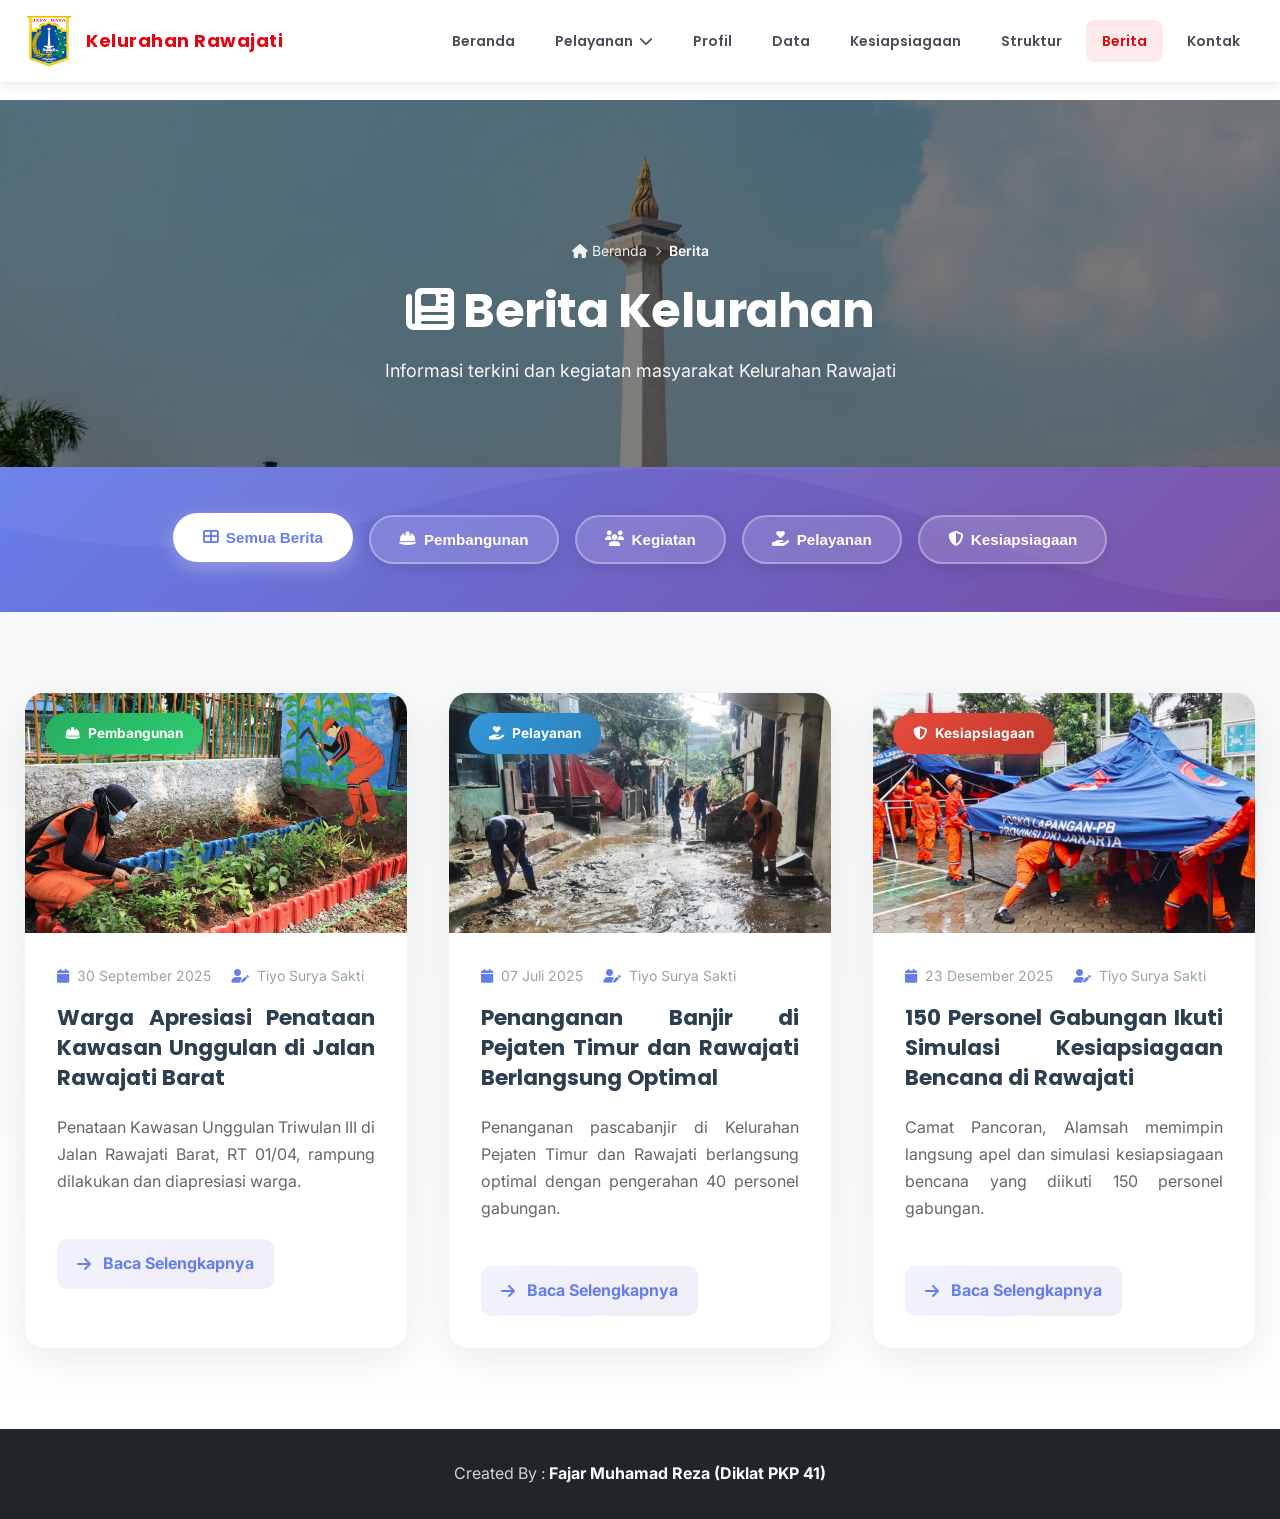
<file: berita.html>
<!DOCTYPE html>
<html lang="id">
<head>
    <meta charset="UTF-8">
    <meta name="viewport" content="width=device-width, initial-scale=1.0">
    <title>Berita Kelurahan Rawajati</title>
    <meta name="description" content="Berita terkini dan kegiatan Kelurahan Rawajati, Kecamatan Pancoran, Jakarta Selatan.">
    
    <!-- Google Fonts -->
    <link rel="preconnect" href="https://fonts.googleapis.com">
    <link rel="preconnect" href="https://fonts.gstatic.com" crossorigin>
    <link href="https://fonts.googleapis.com/css2?family=Inter:wght@400;500;600;700&family=Poppins:wght@500;600;700;800&display=swap" rel="stylesheet">
    
    <!-- Font Awesome -->
    <link rel="stylesheet" href="https://cdnjs.cloudflare.com/ajax/libs/font-awesome/6.4.0/css/all.min.css">
    
    <!-- Styles -->
    <link rel="stylesheet" href="css/style.css">
    
    <style>
        /* News Filter Section */
        .news-filter-section {
            background: linear-gradient(135deg, #667eea 0%, #764ba2 100%);
            padding: 3rem 0;
            position: relative;
            overflow: hidden;
        }
        
        .news-filter-section::before {
            content: '';
            position: absolute;
            top: 0;
            left: 0;
            right: 0;
            bottom: 0;
            background: url('data:image/svg+xml,<svg xmlns="http://www.w3.org/2000/svg" viewBox="0 0 1200 120"><path d="M321.39,56.44c58-10.79,114.16-30.13,172-41.86,82.39-16.72,168.19-17.73,250.45-.39C823.78,31,906.67,72,985.66,92.83c70.05,18.48,146.53,26.09,214.34,3V0H0V27.35A600.21,600.21,0,0,0,321.39,56.44Z" fill="rgba(255,255,255,0.1)"></path></svg>') no-repeat bottom;
            background-size: cover;
            opacity: 0.5;
        }
        
        .filter-tabs {
            display: flex;
            justify-content: center;
            gap: 1rem;
            flex-wrap: wrap;
            position: relative;
            z-index: 1;
        }
        
        .filter-tab {
            background: rgba(255, 255, 255, 0.15);
            backdrop-filter: blur(10px);
            border: 2px solid rgba(255, 255, 255, 0.3);
            color: white;
            padding: 0.875rem 1.75rem;
            border-radius: 50px;
            cursor: pointer;
            font-weight: 600;
            font-size: 0.95rem;
            transition: all 0.3s cubic-bezier(0.4, 0, 0.2, 1);
            display: flex;
            align-items: center;
            gap: 0.5rem;
            box-shadow: 0 4px 15px rgba(0, 0, 0, 0.1);
        }
        
        .filter-tab:hover {
            background: rgba(255, 255, 255, 0.25);
            transform: translateY(-2px);
            box-shadow: 0 6px 20px rgba(0, 0, 0, 0.15);
        }
        
        .filter-tab.active {
            background: white;
            color: #667eea;
            border-color: white;
            transform: translateY(-2px);
            box-shadow: 0 6px 20px rgba(255, 255, 255, 0.3);
        }
        
        /* News Grid Section */
        .news-grid-section {
            padding: 5rem 0;
            background: linear-gradient(180deg, #f8f9fa 0%, #ffffff 100%);
        }
        
        .news-grid {
            display: grid;
            grid-template-columns: repeat(auto-fit, minmax(360px, 1fr));
            gap: 2.5rem;
        }
        
        /* Modern News Card */
        .news-card {
            background: white;
            border-radius: 20px;
            overflow: hidden;
            box-shadow: 0 10px 40px rgba(0, 0, 0, 0.08);
            transition: all 0.4s cubic-bezier(0.4, 0, 0.2, 1);
            position: relative;
            border: 1px solid rgba(0, 0, 0, 0.05);
        }
        
        .news-card:hover {
            transform: translateY(-10px);
            box-shadow: 0 20px 60px rgba(0, 0, 0, 0.12);
        }
        
        .news-card::before {
            content: '';
            position: absolute;
            top: 0;
            left: 0;
            right: 0;
            height: 4px;
            background: linear-gradient(90deg, #667eea, #764ba2);
            opacity: 0;
            transition: opacity 0.3s ease;
        }
        
        .news-card:hover::before {
            opacity: 1;
        }
        
        .news-image {
            position: relative;
            height: 240px;
            overflow: hidden;
        }
        
        .news-img {
            width: 100%;
            height: 100%;
            object-fit: cover;
            transition: transform 0.5s cubic-bezier(0.4, 0, 0.2, 1);
        }
        
        .news-card:hover .news-img {
            transform: scale(1.1);
        }
        
        .news-category-badge {
            position: absolute;
            top: 1.25rem;
            left: 1.25rem;
            background: linear-gradient(135deg, #667eea, #764ba2);
            color: white;
            padding: 0.625rem 1.25rem;
            border-radius: 50px;
            font-size: 0.85rem;
            font-weight: 700;
            box-shadow: 0 4px 15px rgba(102, 126, 234, 0.4);
            display: flex;
            align-items: center;
            gap: 0.5rem;
            z-index: 2;
        }
        
        .news-category-badge.pembangunan {
            background: linear-gradient(135deg, #27ae60, #2ecc71);
            box-shadow: 0 4px 15px rgba(39, 174, 96, 0.4);
        }
        
        .news-category-badge.kegiatan {
            background: linear-gradient(135deg, #f39c12, #f1c40f);
            box-shadow: 0 4px 15px rgba(243, 156, 18, 0.4);
        }
        
        .news-category-badge.layanan {
            background: linear-gradient(135deg, #3498db, #2980b9);
            box-shadow: 0 4px 15px rgba(52, 152, 219, 0.4);
        }
        
        .news-category-badge.kesiapsiagaan {
            background: linear-gradient(135deg, #e74c3c, #c0392b);
            box-shadow: 0 4px 15px rgba(231, 76, 60, 0.4);
        }
        
        .news-content {
            padding: 2rem;
        }
        
        .news-meta {
            display: flex;
            gap: 1.25rem;
            font-size: 0.875rem;
            color: #95a5a6;
            margin-bottom: 1rem;
            flex-wrap: wrap;
        }
        
        .news-meta span {
            display: flex;
            align-items: center;
            gap: 0.5rem;
        }
        
        .news-meta i {
            color: #667eea;
        }
        
        .news-title {
            font-size: 1.35rem;
            font-weight: 700;
            color: #2c3e50;
            margin: 1rem 0;
            line-height: 1.4;
            transition: color 0.3s ease;
        }
        
        .news-card:hover .news-title {
            color: #667eea;
        }
        
        .news-excerpt {
            color: #666;
            font-size: 1rem;
            line-height: 1.7;
            margin: 1.25rem 0;
        }
        
        .read-more {
            display: inline-flex;
            align-items: center;
            gap: 0.75rem;
            color: #667eea;
            font-weight: 700;
            text-decoration: none;
            margin-top: 1.5rem;
            padding: 0.75rem 1.25rem;
            background: linear-gradient(135deg, rgba(102, 126, 234, 0.1), rgba(118, 75, 162, 0.1));
            border-radius: 10px;
            transition: all 0.3s cubic-bezier(0.4, 0, 0.2, 1);
        }
        
        .read-more:hover {
            background: linear-gradient(135deg, #667eea, #764ba2);
            color: white;
            transform: translateX(5px);
            box-shadow: 0 4px 15px rgba(102, 126, 234, 0.4);
        }
        
        .read-more i {
            transition: transform 0.3s ease;
        }
        
        .read-more:hover i {
            transform: translateX(5px);
        }
        
        /* Full Article Modal */
        .full-article-section {
            display: none;
            margin-top: 4rem;
            padding: 3rem;
            background: white;
            border-radius: 24px;
            box-shadow: 0 20px 80px rgba(0, 0, 0, 0.12);
            border: 1px solid rgba(0, 0, 0, 0.05);
            animation: slideUp 0.5s cubic-bezier(0.4, 0, 0.2, 1);
        }
        
        @keyframes slideUp {
            from {
                opacity: 0;
                transform: translateY(30px);
            }
            to {
                opacity: 1;
                transform: translateY(0);
            }
        }
        
        .article-header {
            display: flex;
            justify-content: space-between;
            align-items: flex-start;
            margin-bottom: 2rem;
            padding-bottom: 2rem;
            border-bottom: 3px solid #f0f0f0;
        }
        
        .article-title {
            font-size: 2rem;
            font-weight: 800;
            color: #2c3e50;
            line-height: 1.3;
            margin: 0;
        }
        
        .article-meta {
            display: flex;
            gap: 2rem;
            margin-bottom: 2rem;
            padding: 1.5rem;
            background: linear-gradient(135deg, rgba(102, 126, 234, 0.05), rgba(118, 75, 162, 0.05));
            border-radius: 12px;
            flex-wrap: wrap;
        }
        
        .article-meta-item {
            display: flex;
            align-items: center;
            gap: 0.75rem;
            font-size: 0.95rem;
            color: #555;
        }
        
        .article-meta-item i {
            color: #667eea;
            font-size: 1.1rem;
        }
        
        .article-featured-image {
            width: 100%;
            border-radius: 16px;
            overflow: hidden;
            margin-bottom: 2.5rem;
            box-shadow: 0 10px 40px rgba(0, 0, 0, 0.1);
        }
        
        .article-featured-image img {
            width: 100%;
            height: auto;
            display: block;
        }
        
        .article-content {
            line-height: 1.9;
            color: #333;
            font-size: 1.05rem;
        }
        
        .article-content p {
            margin-bottom: 1.5rem;
        }
        
        .article-content strong {
            color: #2c3e50;
            font-weight: 700;
        }
        
        .quote-box {
            background: linear-gradient(135deg, #f8f9fa, #ffffff);
            padding: 1.5rem 2rem;
            border-left: 5px solid #667eea;
            margin: 2rem 0;
            border-radius: 12px;
            font-style: italic;
            color: #555;
            position: relative;
        }
        
        .quote-box::before {
            content: '"';
            position: absolute;
            top: -10px;
            left: 20px;
            font-size: 4rem;
            color: #667eea;
            opacity: 0.2;
            font-family: Georgia, serif;
        }
        
        .highlight-box {
            background: linear-gradient(135deg, rgba(243, 156, 18, 0.1), rgba(241, 196, 15, 0.1));
            padding: 1.5rem 2rem;
            border-left: 5px solid #f39c12;
            margin: 2rem 0;
            border-radius: 12px;
            font-weight: 600;
            color: #d35400;
        }
        
        .article-footer {
            margin-top: 3rem;
            padding-top: 2rem;
            border-top: 3px solid #f0f0f0;
            display: flex;
            gap: 1rem;
            flex-wrap: wrap;
        }
        
        .btn-print, .btn-close {
            display: inline-flex;
            align-items: center;
            gap: 0.75rem;
            padding: 1rem 2rem;
            border-radius: 12px;
            font-weight: 700;
            font-size: 1rem;
            cursor: pointer;
            transition: all 0.3s cubic-bezier(0.4, 0, 0.2, 1);
            border: none;
        }
        
        .btn-print {
            background: linear-gradient(135deg, #667eea, #764ba2);
            color: white;
            box-shadow: 0 4px 15px rgba(102, 126, 234, 0.4);
        }
        
        .btn-print:hover {
            transform: translateY(-2px);
            box-shadow: 0 6px 20px rgba(102, 126, 234, 0.5);
        }
        
        .btn-close {
            background: #f0f0f0;
            color: #555;
        }
        
        .btn-close:hover {
            background: #e0e0e0;
            transform: translateY(-2px);
        }
        
        /* Responsive */
        @media (max-width: 768px) {
            .news-grid {
                grid-template-columns: 1fr;
                gap: 2rem;
            }
            
            .filter-tabs {
                flex-direction: column;
                align-items: stretch;
            }
            
            .filter-tab {
                justify-content: center;
            }
            
            .article-header {
                flex-direction: column;
                gap: 1rem;
            }
            
            .article-title {
                font-size: 1.5rem;
            }
            
            .article-meta {
                flex-direction: column;
                gap: 1rem;
            }
            
            .full-article-section {
                padding: 2rem 1.5rem;
            }
        }
    </style>
</head>
<body>
    <!-- Navigation -->
    <nav class="navbar" id="navbar">
        <div class="nav-container">
            <a href="index.html" class="nav-logo">
                <img src="emblem.svg" alt="Logo Pemprov DKI Jakarta" style="height: 50px; width: auto;">
                <span>Kelurahan Rawajati</span>
            </a>
            
            <button class="nav-toggle" id="navToggle" aria-label="Toggle navigation">
                <span class="hamburger"></span>
            </button>
            
            <ul class="nav-menu" id="navMenu">
                <li class="nav-item"><a href="index.html" class="nav-link">Beranda</a></li>
                <li class="nav-item nav-dropdown">
                    <a href="#" class="nav-link dropdown-toggle">Pelayanan <i class="fas fa-chevron-down"></i></a>
                    <ul class="dropdown-menu">
                        <li><a href="pelayanan-kependudukan.html">Kependudukan</a></li>
                        <li><a href="pelayanan-pm1.html">PM1 (Surat Keterangan)</a></li>
                        <li><a href="pelayanan-ahli-waris.html">Surat Ahli Waris</a></li>
                    </ul>
                </li>
                <li class="nav-item"><a href="profil.html" class="nav-link">Profil</a></li>
                <li class="nav-item"><a href="data.html" class="nav-link">Data</a></li>
                <li class="nav-item"><a href="kesiapsiagaan.html" class="nav-link">Kesiapsiagaan</a></li>
                <li class="nav-item"><a href="struktur.html" class="nav-link">Struktur</a></li>
                <li class="nav-item"><a href="berita.html" class="nav-link active">Berita</a></li>
                <li class="nav-item"><a href="kontak.html" class="nav-link">Kontak</a></li>
            </ul>
        </div>
    </nav>

    <!-- Page Header -->
    <section class="page-header">
        <div class="page-header-content">
            <div class="breadcrumb">
                <a href="index.html"><i class="fas fa-home"></i> Beranda</a>
                <span class="separator"><i class="fas fa-chevron-right"></i></span>
                <span class="current">Berita</span>
            </div>
            <h1><i class="fas fa-newspaper"></i> Berita Kelurahan</h1>
            <p>Informasi terkini dan kegiatan masyarakat Kelurahan Rawajati</p>
        </div>
    </section>

    <!-- News Filter -->
    <section class="news-filter-section">
        <div class="container">
            <div class="filter-tabs">
                <button class="filter-tab active" data-filter="all">
                    <i class="fas fa-th-large"></i> Semua Berita
                </button>
                <button class="filter-tab" data-filter="pembangunan">
                    <i class="fas fa-hard-hat"></i> Pembangunan
                </button>
                <button class="filter-tab" data-filter="kegiatan">
                    <i class="fas fa-users"></i> Kegiatan
                </button>
                <button class="filter-tab" data-filter="layanan">
                    <i class="fas fa-hand-holding-heart"></i> Pelayanan
                </button>
                <button class="filter-tab" data-filter="kesiapsiagaan">
                    <i class="fas fa-shield-alt"></i> Kesiapsiagaan
                </button>
            </div>
        </div>
    </section>

    <!-- News Grid -->
    <section class="news-grid-section">
        <div class="container">
            <div class="news-grid">
                <!-- News Card 1: Penataan Kawasan -->
                <article class="news-card" data-category="pembangunan">
                    <div class="news-image">
                        <img src="images/penataan-kawasan-2025.png" alt="Penataan Kawasan Rawajati Barat" class="news-img">
                        <div class="news-category-badge pembangunan">
                            <i class="fas fa-hard-hat"></i> Pembangunan
                        </div>
                    </div>
                    <div class="news-content">
                        <div class="news-meta">
                            <span class="news-date"><i class="fas fa-calendar"></i> 30 September 2025</span>
                            <span class="news-author"><i class="fas fa-user-edit"></i> Tiyo Surya Sakti</span>
                        </div>
                        <h3 class="news-title">Warga Apresiasi Penataan Kawasan Unggulan di Jalan Rawajati Barat</h3>
                        <p class="news-excerpt">Penataan Kawasan Unggulan Triwulan III di Jalan Rawajati Barat, RT 01/04, rampung dilakukan dan diapresiasi warga.</p>
                        <a href="#penataan-kawasan-full" class="read-more" onclick="showArticle('penataan-kawasan-full'); return false;">
                            <i class="fas fa-arrow-right"></i> Baca Selengkapnya
                        </a>
                    </div>
                </article>
                
                <!-- News Card 2: Penanganan Banjir -->
                <article class="news-card" data-category="layanan">
                    <div class="news-image">
                        <img src="images/penanganan-banjir-2025.png" alt="Penanganan Banjir Rawajati" class="news-img">
                        <div class="news-category-badge layanan">
                            <i class="fas fa-hand-holding-heart"></i> Pelayanan
                        </div>
                    </div>
                    <div class="news-content">
                        <div class="news-meta">
                            <span class="news-date"><i class="fas fa-calendar"></i> 07 Juli 2025</span>
                            <span class="news-author"><i class="fas fa-user-edit"></i> Tiyo Surya Sakti</span>
                        </div>
                        <h3 class="news-title">Penanganan Banjir di Pejaten Timur dan Rawajati Berlangsung Optimal</h3>
                        <p class="news-excerpt">Penanganan pascabanjir di Kelurahan Pejaten Timur dan Rawajati berlangsung optimal dengan pengerahan 40 personel gabungan.</p>
                        <a href="#penanganan-banjir-full" class="read-more" onclick="showArticle('penanganan-banjir-full'); return false;">
                            <i class="fas fa-arrow-right"></i> Baca Selengkapnya
                        </a>
                    </div>
                </article>
                
                <!-- News Card 3: Simulasi Bencana -->
                <article class="news-card" data-category="kesiapsiagaan">
                    <div class="news-image">
                        <img src="images/simulasi-bencana-2025.png" alt="Simulasi Bencana Rawajati" class="news-img">
                        <div class="news-category-badge kesiapsiagaan">
                            <i class="fas fa-shield-alt"></i> Kesiapsiagaan
                        </div>
                    </div>
                    <div class="news-content">
                        <div class="news-meta">
                            <span class="news-date"><i class="fas fa-calendar"></i> 23 Desember 2025</span>
                            <span class="news-author"><i class="fas fa-user-edit"></i> Tiyo Surya Sakti</span>
                        </div>
                        <h3 class="news-title">150 Personel Gabungan Ikuti Simulasi Kesiapsiagaan Bencana di Rawajati</h3>
                        <p class="news-excerpt">Camat Pancoran, Alamsah memimpin langsung apel dan simulasi kesiapsiagaan bencana yang diikuti 150 personel gabungan.</p>
                        <a href="#simulasi-bencana-full" class="read-more" onclick="showArticle('simulasi-bencana-full'); return false;">
                            <i class="fas fa-arrow-right"></i> Baca Selengkapnya
                        </a>
                    </div>
                </article>
            </div>
            
            <!-- Full Article: Penataan Kawasan -->
            <div class="full-article-section" id="penataan-kawasan-full">
                <div class="article-header">
                    <h2 class="article-title">Warga Apresiasi Penataan Kawasan Unggulan di Jalan Rawajati Barat</h2>
                    <button onclick="hideArticle('penataan-kawasan-full')" style="background: none; border: none; font-size: 2rem; cursor: pointer; color: #95a5a6; transition: all 0.3s ease;" onmouseover="this.style.color='#e74c3c'" onmouseout="this.style.color='#95a5a6'">
                        <i class="fas fa-times-circle"></i>
                    </button>
                </div>
                
                <div class="article-meta">
                    <div class="article-meta-item">
                        <i class="fas fa-calendar-alt"></i>
                        <span>Selasa, 30 September 2025 08:32 WIB</span>
                    </div>
                    <div class="article-meta-item">
                        <i class="fas fa-eye"></i>
                        <span>1,094 views</span>
                    </div>
                    <div class="article-meta-item">
                        <i class="fas fa-user-edit"></i>
                        <span>Reporter: Tiyo Surya Sakti | Editor: Toni Riyanto</span>
                    </div>
                </div>
                
                <div class="article-featured-image">
                    <img src="images/penataan-kawasan-2025.png" alt="Penataan Kawasan Rawajati Barat">
                </div>
                
                <div class="article-content">
                    <p style="font-size: 1.15rem; font-weight: 600; color: #2c3e50; margin-bottom: 2rem;">
                        Penataan Kawasan Unggulan Triwulan III di Jalan Rawajati Barat, RT 01/04, Kelurahan Rawajati, Kecamatan Pancoran, Jakarta Selatan, rampung dilakukan dan diapresiasi warga.
                    </p>
                    
                    <div class="quote-box">
                        "Sangat bagus, memang lokasi ini sebelumnya sangat tidak terurus, kumuh. Semoga saja lokasi lainnya juga ditata nantinya, supaya setiap RW punya daya tariknya masing-masing."
                    </div>
                    
                    <p>Herman, salah seorang warga, mengungkapkan kebahagiaannya atas penataan kawasan yang membuat lingkungan semakin indah, asri, bersih, dan berwarna.</p>
                    
                    <p>Lurah Rawajati, Sariman menjelaskan, sebelum ditata, dulunya lahan tersebut adalah lahan kosong yang tidak terawat hingga banyak orang tidak bertanggung jawab membuang sampah di lokasi itu.</p>
                    
                    <div class="quote-box" style="border-left-color: #27ae60;">
                        "Posisi lahan berada di pinggir rel kereta, jadi banyak warga juga menyebrang melalui pagar perlintasan yang bolong."
                    </div>
                    
                    <p>Sariman menjelaskan, dalam melakukan penataan di atas lahan seluas 120 meter persegi dikerahkan lima personel Pasukan Oranye.</p>
                    
                    <p>Dalam penataan kawasan itu, imbuhnya, juga bekerjasama dengan jajaran Sudin Bina Marga untuk merapikan jalan setapak, Sudin KPKP terkait ketahanan pangan, Sudin Lingkungan Hidup membantu tempat pembuangan sampah dan Sudin Tamhut Jakarta Selatan dalam hal penghijauan.</p>
                    
                    <div class="quote-box" style="border-left-color: #3498db;">
                        "Pagar pembatas juga kami tambah dengan besi dan kayu. Kemudian agar terlihat indah dan rapi kami tambahkan mural."
                    </div>
                    
                    <p>Sariman mengimbau kepada warga, pengurus RT dan RW setempat untuk selalu menjaga kebersihan di lokasi penataan yang sudah rapi dan indah ini, terutama untuk tidak membuang sampah sembarangan maupun melakukan vandalisme.</p>
                    
                    <div class="highlight-box">
                        "Seluruh penataan yang kita lakukan terus kita jaga. Jadi saya minta warga juga berkontribusi aktif menjaganya dengan baik."
                    </div>
                </div>
                
                <div class="article-footer">
                    <button onclick="window.print()" class="btn-print">
                        <i class="fas fa-print"></i> Cetak Artikel
                    </button>
                    <button onclick="hideArticle('penataan-kawasan-full')" class="btn-close">
                        <i class="fas fa-times"></i> Tutup
                    </button>
                </div>
            </div>
            
            <!-- Full Article: Penanganan Banjir -->
            <div class="full-article-section" id="penanganan-banjir-full">
                <div class="article-header">
                    <h2 class="article-title">Penanganan Banjir di Pejaten Timur dan Rawajati Berlangsung Optimal</h2>
                    <button onclick="hideArticle('penanganan-banjir-full')" style="background: none; border: none; font-size: 2rem; cursor: pointer; color: #95a5a6; transition: all 0.3s ease;" onmouseover="this.style.color='#e74c3c'" onmouseout="this.style.color='#95a5a6'">
                        <i class="fas fa-times-circle"></i>
                    </button>
                </div>
                
                <div class="article-meta">
                    <div class="article-meta-item">
                        <i class="fas fa-calendar-alt"></i>
                        <span>Senin, 07 Juli 2025 14:32 WIB</span>
                    </div>
                    <div class="article-meta-item">
                        <i class="fas fa-eye"></i>
                        <span>941 views</span>
                    </div>
                    <div class="article-meta-item">
                        <i class="fas fa-user-edit"></i>
                        <span>Reporter: Tiyo Surya Sakti | Editor: Toni Riyanto</span>
                    </div>
                </div>
                
                <div class="article-featured-image">
                    <img src="images/penanganan-banjir-2025.png" alt="Penanganan Banjir Rawajati">
                </div>
                
                <div class="article-content">
                    <p style="font-size: 1.15rem; font-weight: 600; color: #2c3e50; margin-bottom: 2rem;">
                        Penanganan pascabanjir di Kelurahan Pejaten Timur, Kecamatan Pasar Minggu dan Kelurahan Rawajati, Pancoran Jakarta Selatan berlangsung optimal.
                    </p>
                    
                    <div class="quote-box">
                        "Siang ini Membuat lingkungan warga kembali bersih"
                    </div>
                    
                    <p>Lurah Pejaten Timur, Edy Sugiarto menjelaskan, penanganan pascabanjir di wilayahnya dilakukan sejak Senin pagi dengan pengerahan 40 personel gabungan yang terdiri dari petugas Suku Dinas Lingkungan Hidup (LH), Gulkarmat, dan pasukan oranye dari Sudin Pertamanan dan Hutan Kota (PHK).</p>
                    
                    <p>"Kami mulai pagi tadi. Ada sekitar 40 personel yang dikerahkan untuk membersihkan lumpur dan sampah pascabanjir," ujar Edy saat ditemui di lokasi.</p>
                    
                    <div class="quote-box" style="border-left-color: #27ae60;">
                        "Lumpur dan sampah kita bersihkan. Setelah itu, langsung kita angkut ke TPS sementara."
                    </div>
                    
                    <p>Edy menambahkan, untuk mempercepat proses pembersihan, pihaknya juga meminta bantuan alat berat dari Suku Dinas Bina Marga untuk mengangkut lumpur yang sudah dibersihkan.</p>
                    
                    <p>"Kita berkoordinasi dengan Bina Marga untuk membawa alat berat seperti loader dan truk pengangkut. Ini agar proses evakuasi lumpur bisa lebih cepat," jelasnya.</p>
                    
                    <p>Sementara itu, Lurah Rawajati, Sariman mengatakan, penanganan di wilayahnya juga dilakukan dengan intensif. pihaknya fokus membersihkan fasilitas umum yang terdampak banjir.</p>
                    
                    <div class="quote-box" style="border-left-color: #3498db;">
                        "Kami prioritaskan membersihkan jalan, taman, dan fasilitas umum lainnya agar aktivitas warga bisa kembali normal."
                    </div>
                    
                    <p>Sariman mengapresiasi kerjasama semua pihak dalam penanganan banjir ini. Menurutnya, sinergi antara kelurahan, sudin, dan masyarakat sangat penting untuk mempercepat pemulihan.</p>
                    
                    <div class="highlight-box">
                        "Kami berterima kasih kepada semua pihak yang telah membantu. Dengan kerjasama ini, kami yakin Rawajati dan Pejaten Timur akan cepat pulih dari bencana banjir."
                    </div>
                </div>
                
                <div class="article-footer">
                    <button onclick="window.print()" class="btn-print">
                        <i class="fas fa-print"></i> Cetak Artikel
                    </button>
                    <button onclick="hideArticle('penanganan-banjir-full')" class="btn-close">
                        <i class="fas fa-times"></i> Tutup
                    </button>
                </div>
            </div>
            
            <!-- Full Article: Simulasi Bencana -->
            <div class="full-article-section" id="simulasi-bencana-full">
                <div class="article-header">
                    <h2 class="article-title">150 Personel Gabungan Ikuti Simulasi Kesiapsiagaan Bencana di Rawajati</h2>
                    <button onclick="hideArticle('simulasi-bencana-full')" style="background: none; border: none; font-size: 2rem; cursor: pointer; color: #95a5a6; transition: all 0.3s ease;" onmouseover="this.style.color='#e74c3c'" onmouseout="this.style.color='#95a5a6'">
                        <i class="fas fa-times-circle"></i>
                    </button>
                </div>
                
                <div class="article-meta">
                    <div class="article-meta-item">
                        <i class="fas fa-calendar-alt"></i>
                        <span>Selasa, 23 Desember 2025 12:32 WIB</span>
                    </div>
                    <div class="article-meta-item">
                        <i class="fas fa-eye"></i>
                        <span>1,247 views</span>
                    </div>
                    <div class="article-meta-item">
                        <i class="fas fa-user-edit"></i>
                        <span>Reporter: Tiyo Surya Sakti | Editor: Toni Riyanto</span>
                    </div>
                </div>
                
                <div class="article-featured-image">
                    <img src="images/simulasi-bencana-2025.png" alt="Simulasi Kesiapsiagaan Bencana Rawajati">
                </div>
                
                <div class="article-content">
                    <p style="font-size: 1.15rem; font-weight: 600; color: #2c3e50; margin-bottom: 2rem;">
                        Camat Pancoran, Alamsah memimpin langsung apel dan simulasi kesiapsiagaan bencana yang diikuti sebanyak 150 personel gabungan, Selasa (23/12). Kegiatan berlangsung di halaman Kantor Kelurahan Rawajati, Kecamatan Pancoran, Jakarta Selatan.
                    </p>
                    
                    <div class="quote-box">
                        "Kami berharap dengan adanya simulasi ini, semua pihak bisa lebih siap dan sigap dalam menghadapi bencana, khususnya banjir. Koordinasi antar instansi harus terus diperkuat."
                    </div>
                    
                    <p>Alamsah menuturkan, Kelurahan Rawajati merupakan salah satu wilayah yang sering terdampak banjir karena lokasinya yang berdekatan dengan aliran Kali Ciliwung. Setidaknya ada tiga RW yang kerap terendam banjir setiap tahunnya.</p>
                    
                    <p>Sementara itu, Kepala Bidang Sumber Daya Air, Badan Pengembangan Infrastruktur (BPI) DKI Jakarta, Hendi Mulyana menjelaskan, saat ini pembangunan pompa di Rawajati yang dikerjakan oleh Balai Besar Wilayah Sungai (BBWS) Ciliwung Cisadane sudah mencapai 50 persen.</p>
                    
                    <div class="quote-box" style="border-left-color: #27ae60;">
                        "Pembangunan pompa ini diharapkan dapat mengurangi dampak banjir di wilayah Rawajati. Target kami, proyek ini selesai sebelum musim hujan berikutnya."
                    </div>
                    
                    <p>Lurah Rawajati, Sariman menambahkan, dari tiga RW yang terdampak, RW 07 merupakan wilayah yang paling parah. Saat banjir datang, warga biasanya mengungsi ke lantai dua rumah mereka.</p>
                    
                    <div class="quote-box" style="border-left-color: #3498db;">
                        "Kami sudah menyiapkan posko pengungsian di beberapa titik. Kerjasama dengan BPBD juga sangat baik dalam hal penyiapan tenda dan logistik."
                    </div>
                    
                    <p>Kepala Pelaksana BPBD Jakarta Selatan, Dedi Kusmana mengatakan, pihaknya mengerahkan Pasukan Oranye untuk mendirikan tenda di lokasi simulasi. Mereka juga mempraktikkan cara menyiapkan dapur umum dan mendistribusikan bantuan logistik kepada warga terdampak.</p>
                    
                    <div class="highlight-box">
                        "Simulasi ini bukan sekadar latihan, tetapi bentuk komitmen kami untuk melindungi masyarakat dari bencana. Kesiapsiagaan adalah kunci keselamatan."
                    </div>
                </div>
                
                <div class="article-footer">
                    <button onclick="window.print()" class="btn-print">
                        <i class="fas fa-print"></i> Cetak Artikel
                    </button>
                    <button onclick="hideArticle('simulasi-bencana-full')" class="btn-close">
                        <i class="fas fa-times"></i> Tutup
                    </button>
                </div>
            </div>
        </div>
    </section>

    <!-- Footer -->
    <footer class="footer">
        <div class="container">
            <p style="text-align: center; margin: 0; padding: 2rem 0; color: rgba(255,255,255,0.8);">
                Created By : <strong style="color: white;">Fajar Muhamad Reza (Diklat PKP 41)</strong>
            </p>
        </div>
    </footer>

    <!-- Scripts -->
    <script>
        // Article Modal Functions
        function showArticle(articleId) {
            // Hide all articles first
            document.querySelectorAll('.full-article-section').forEach(article => {
                article.style.display = 'none';
            });
            
            // Show selected article
            const article = document.getElementById(articleId);
            if (article) {
                article.style.display = 'block';
                article.scrollIntoView({ behavior: 'smooth', block: 'start' });
            }
        }
        
        function hideArticle(articleId) {
            const article = document.getElementById(articleId);
            if (article) {
                article.style.display = 'none';
                window.scrollTo({ top: 0, behavior: 'smooth' });
            }
        }
        
        // Filter Functionality
        document.querySelectorAll('.filter-tab').forEach(tab => {
            tab.addEventListener('click', function() {
                // Remove active class from all tabs
                document.querySelectorAll('.filter-tab').forEach(t => t.classList.remove('active'));
                
                // Add active class to clicked tab
                this.classList.add('active');
                
                const filter = this.getAttribute('data-filter');
                
                // Filter news cards
                document.querySelectorAll('.news-card').forEach(card => {
                    if (filter === 'all' || card.getAttribute('data-category') === filter) {
                        card.style.display = 'block';
                        setTimeout(() => {
                            card.style.opacity = '1';
                            card.style.transform = 'translateY(0)';
                        }, 50);
                    } else {
                        card.style.opacity = '0';
                        card.style.transform = 'translateY(20px)';
                        setTimeout(() => {
                            card.style.display = 'none';
                        }, 300);
                    }
                });
            });
        });
        
        // Navbar Scroll Effect
        window.addEventListener('scroll', function() {
            const navbar = document.getElementById('navbar');
            if (window.scrollY > 50) {
                navbar.classList.add('scrolled');
            } else {
                navbar.classList.remove('scrolled');
            }
        });
        
        // Mobile Navigation Toggle
        const navToggle = document.getElementById('navToggle');
        const navMenu = document.getElementById('navMenu');
        
        navToggle.addEventListener('click', function() {
            navMenu.classList.toggle('active');
            this.classList.toggle('active');
        });
        
        // Close mobile menu when clicking outside
        document.addEventListener('click', function(event) {
            if (!navToggle.contains(event.target) && !navMenu.contains(event.target)) {
                navMenu.classList.remove('active');
                navToggle.classList.remove('active');
            }
        });
    </script>
</body>
</html>
</file>
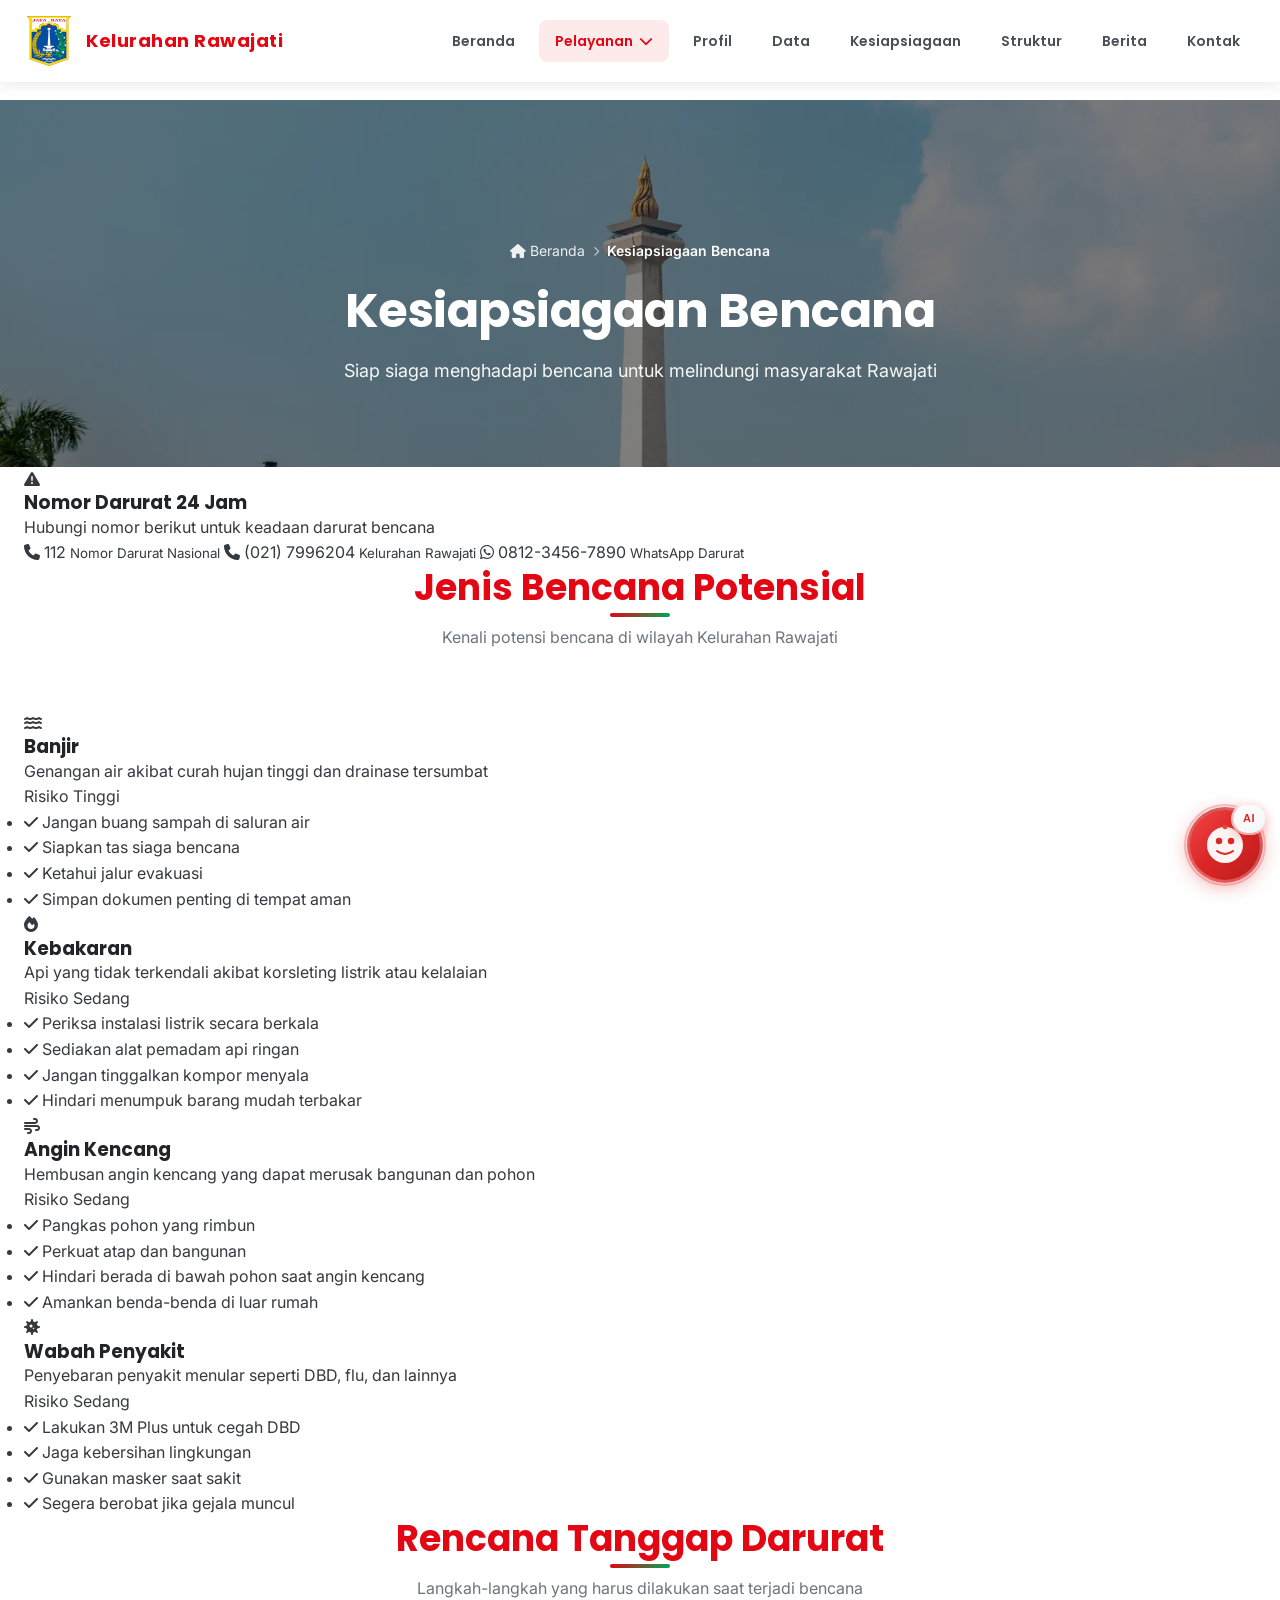
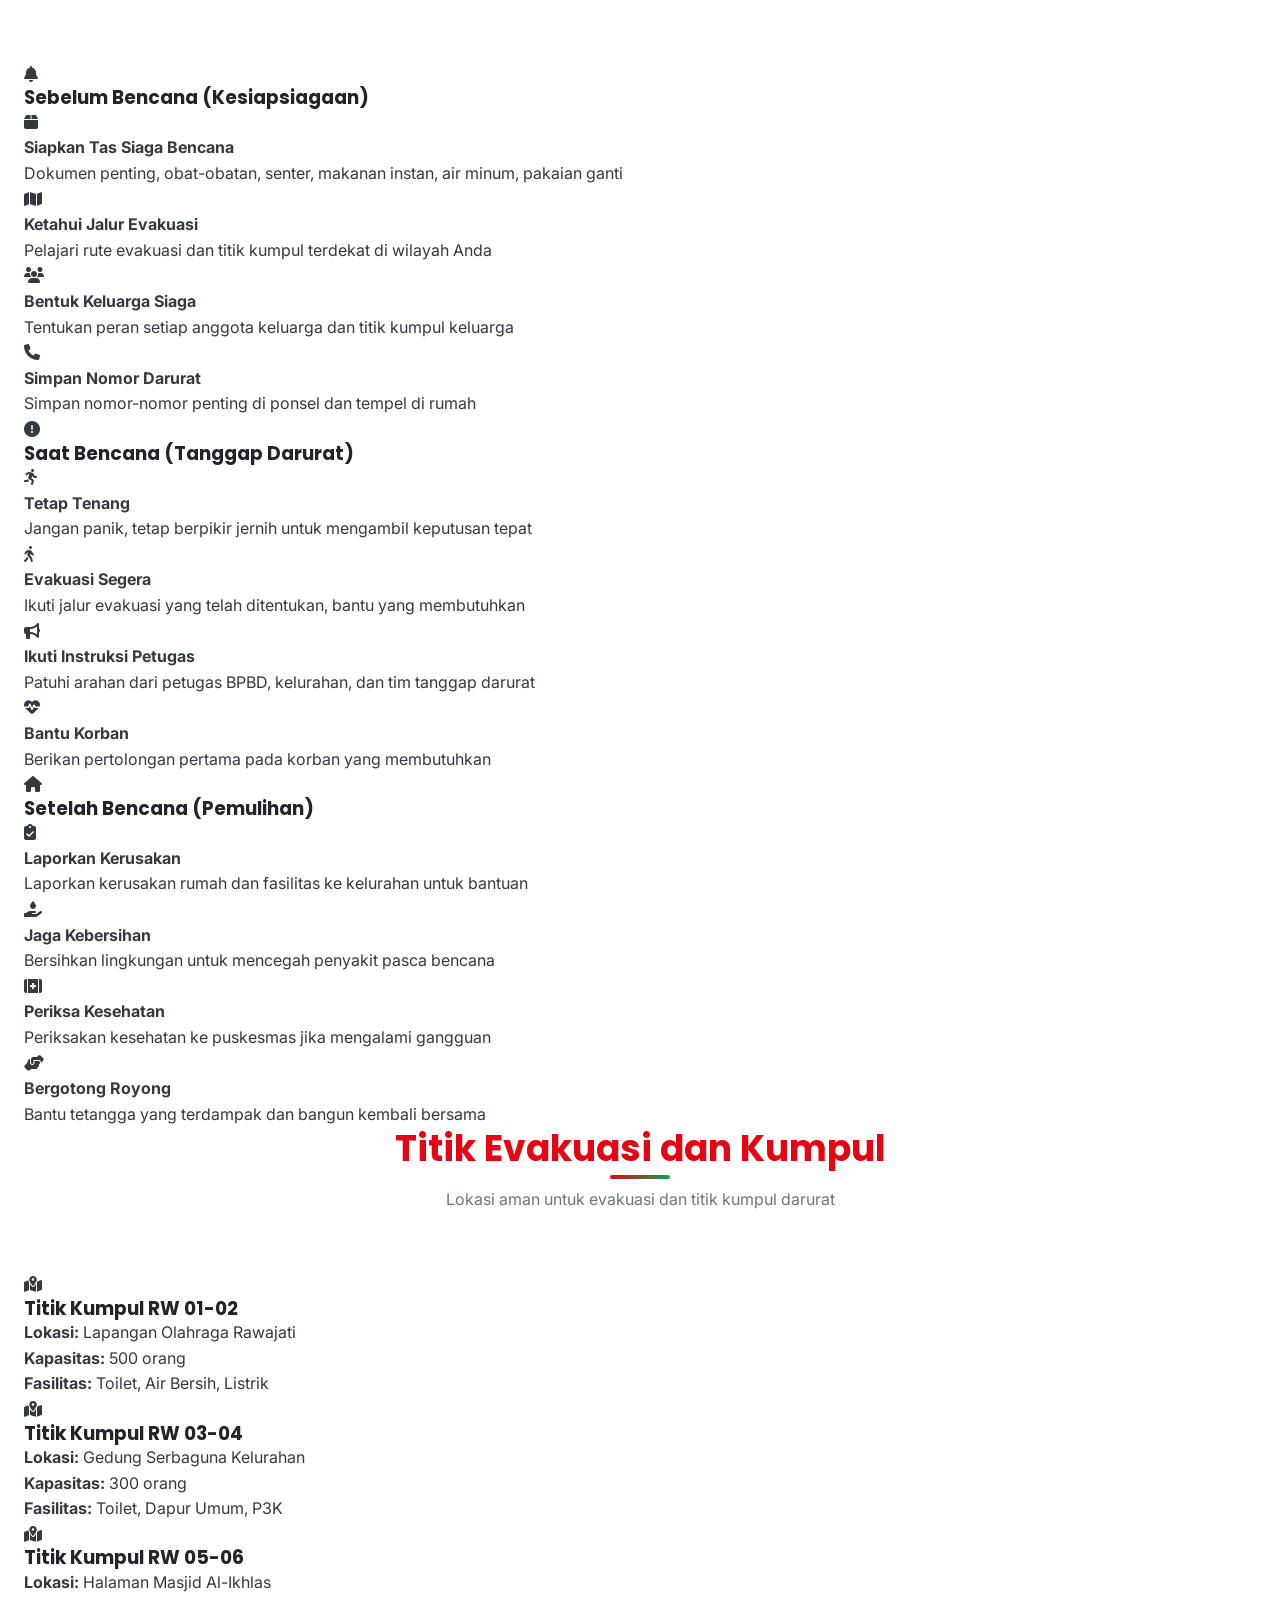
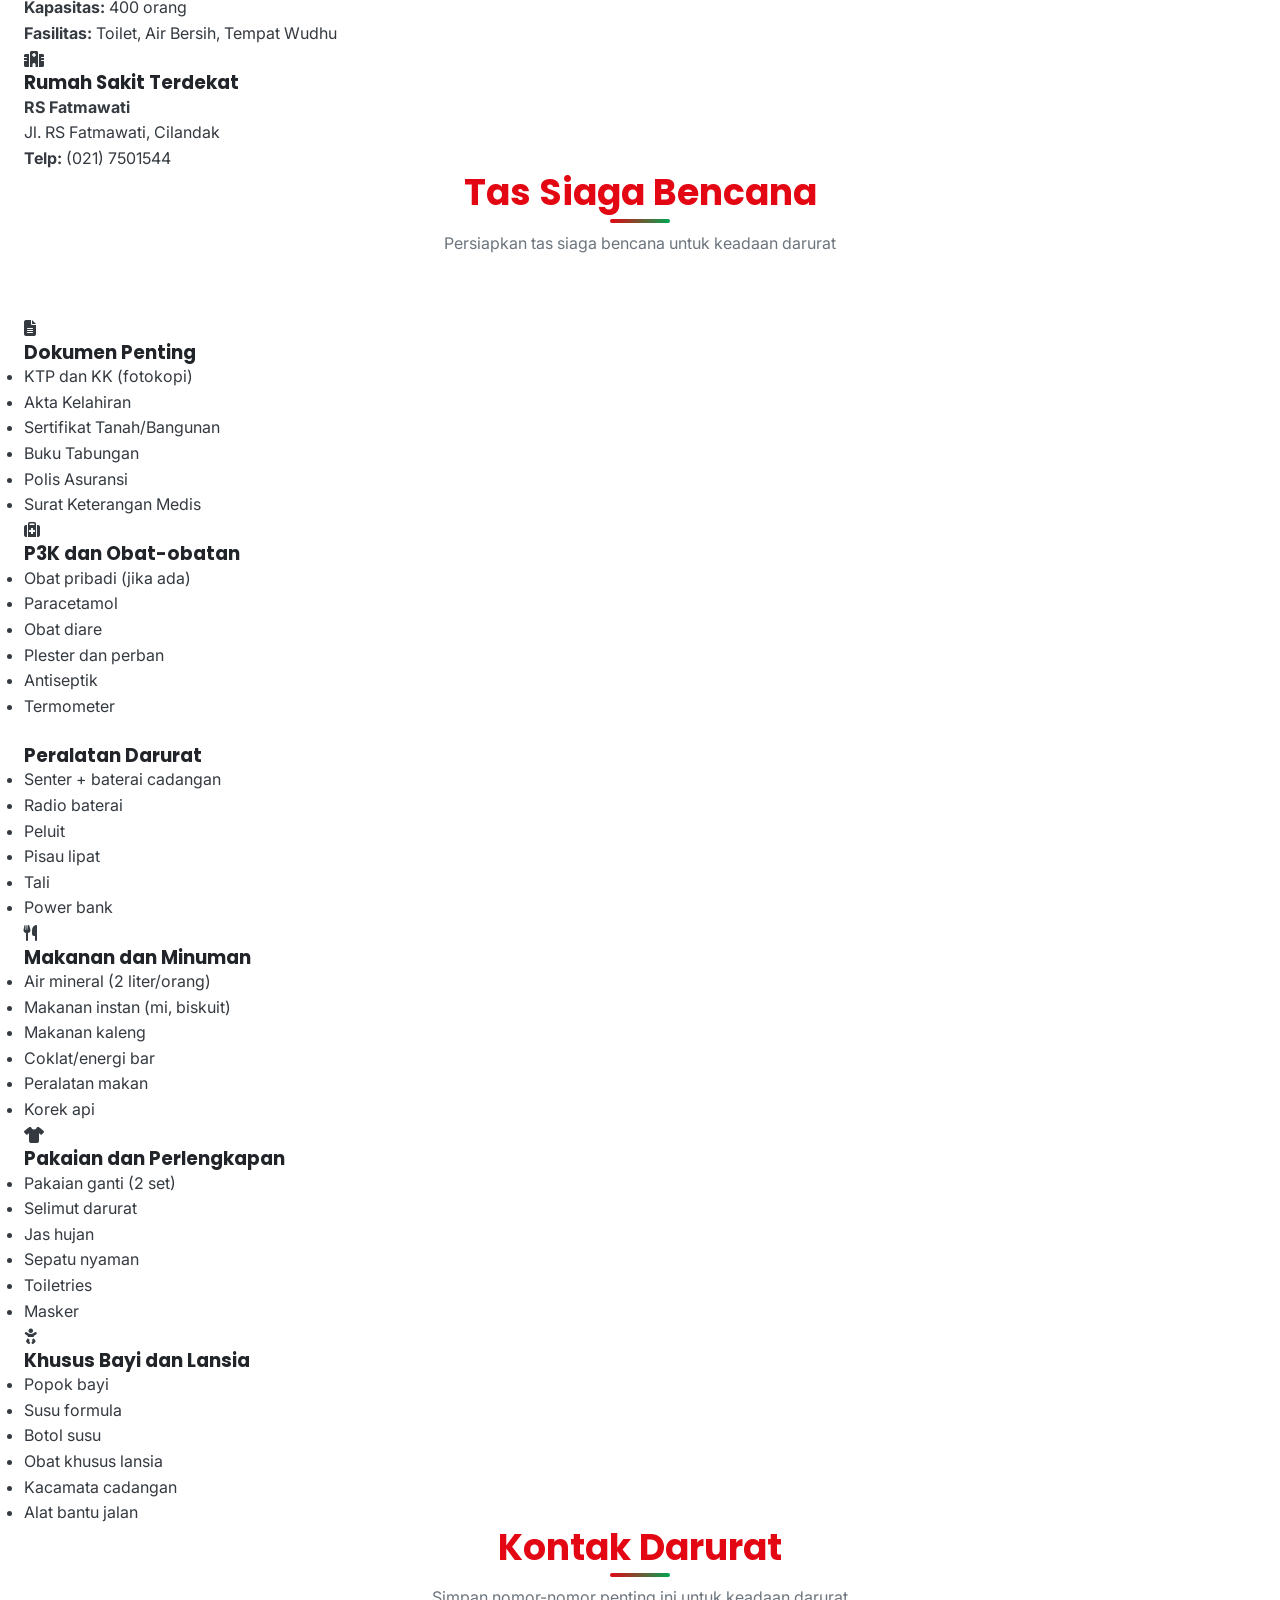
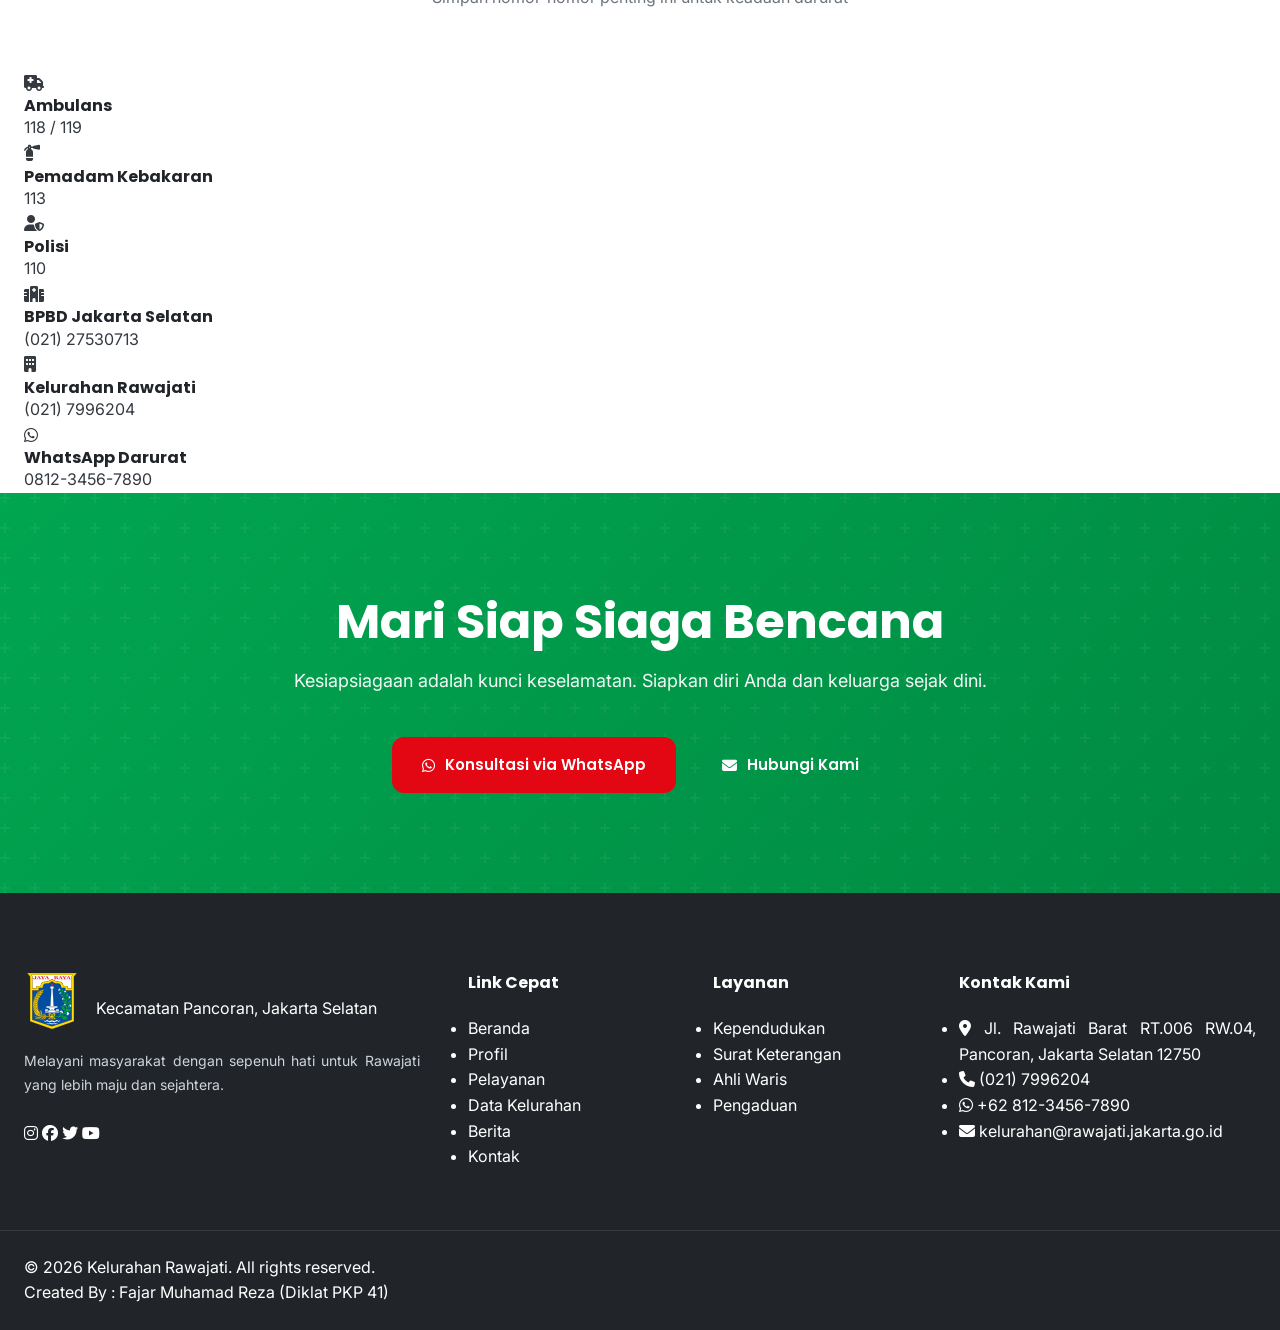
<file: kesiapsiagaan.html>
<!DOCTYPE html>
<html lang="id">
<head>
    <meta charset="UTF-8">
    <meta name="viewport" content="width=device-width, initial-scale=1.0">
    <title>Kesiapsiagaan Bencana | Kelurahan Rawajati</title>
    <meta name="description" content="Informasi kesiapsiagaan bencana, mitigasi, dan tanggap darurat Kelurahan Rawajati.">
    
    <!-- Google Fonts -->
    <link rel="preconnect" href="https://fonts.googleapis.com">
    <link rel="preconnect" href="https://fonts.gstatic.com" crossorigin>
    <link href="https://fonts.googleapis.com/css2?family=Inter:wght@400;500;600;700&family=Poppins:wght@500;600;700;800&display=swap" rel="stylesheet">
    
    <!-- Font Awesome -->
    <link rel="stylesheet" href="https://cdnjs.cloudflare.com/ajax/libs/font-awesome/6.4.0/css/all.min.css">
    
    <!-- Styles -->
    <link rel="stylesheet" href="css/style.css">
</head>
<body>
    <!-- Navigation -->
    <nav class="navbar" id="navbar">
        <div class="nav-container">
            <a href="index.html" class="nav-logo">
                <img src="emblem.svg" alt="Logo Pemprov DKI Jakarta" style="height: 50px; width: auto;">
                <span>Kelurahan Rawajati</span>
            </a>
            
            <button class="nav-toggle" id="navToggle" aria-label="Toggle navigation">
                <span class="hamburger"></span>
            </button>
            
            <ul class="nav-menu" id="navMenu">
                <li class="nav-item"><a href="index.html" class="nav-link">Beranda</a></li>
                <li class="nav-item nav-dropdown">
                    <a href="#" class="nav-link dropdown-toggle">Pelayanan <i class="fas fa-chevron-down"></i></a>
                    <ul class="dropdown-menu">
                        <li><a href="pelayanan-kependudukan.html">Kependudukan</a></li>
                        <li><a href="pelayanan-pm1.html">PM1 (Surat Keterangan)</a></li>
                        <li><a href="pelayanan-ahli-waris.html">Surat Ahli Waris</a></li>
                    </ul>
                </li>
                <li class="nav-item"><a href="profil.html" class="nav-link">Profil</a></li>
                <li class="nav-item"><a href="data.html" class="nav-link">Data</a></li>
                <li class="nav-item"><a href="kesiapsiagaan.html" class="nav-link active">Kesiapsiagaan</a></li>
                <li class="nav-item"><a href="struktur.html" class="nav-link">Struktur</a></li>
                <li class="nav-item"><a href="berita.html" class="nav-link">Berita</a></li>
                <li class="nav-item"><a href="kontak.html" class="nav-link">Kontak</a></li>
            </ul>
        </div>
    </nav>

    <!-- Page Header -->
    <section class="page-header">
        <div class="page-header-content">
            <div class="breadcrumb">
                <a href="index.html"><i class="fas fa-home"></i> Beranda</a>
                <span class="separator"><i class="fas fa-chevron-right"></i></span>
                <span class="current">Kesiapsiagaan Bencana</span>
            </div>
            <h1>Kesiapsiagaan Bencana</h1>
            <p>Siap siaga menghadapi bencana untuk melindungi masyarakat Rawajati</p>
        </div>
    </section>

    <!-- Emergency Alert -->
    <section class="emergency-section">
        <div class="container">
            <div class="emergency-banner">
                <div class="emergency-icon">
                    <i class="fas fa-exclamation-triangle"></i>
                </div>
                <div class="emergency-content">
                    <h3>Nomor Darurat 24 Jam</h3>
                    <p>Hubungi nomor berikut untuk keadaan darurat bencana</p>
                    <div class="emergency-numbers">
                        <a href="tel:112" class="emergency-number">
                            <i class="fas fa-phone"></i>
                            <span>112</span>
                            <small>Nomor Darurat Nasional</small>
                        </a>
                        <a href="tel:0217996204" class="emergency-number">
                            <i class="fas fa-phone"></i>
                            <span>(021) 7996204</span>
                            <small>Kelurahan Rawajati</small>
                        </a>
                        <a href="tel:081234567890" class="emergency-number">
                            <i class="fab fa-whatsapp"></i>
                            <span>0812-3456-7890</span>
                            <small>WhatsApp Darurat</small>
                        </a>
                    </div>
                </div>
            </div>
        </div>
    </section>

    <!-- Disaster Types -->
    <section class="disaster-section">
        <div class="container">
            <div class="section-header">
                <h2>Jenis Bencana Potensial</h2>
                <p>Kenali potensi bencana di wilayah Kelurahan Rawajati</p>
            </div>
            
            <div class="disaster-grid">
                <div class="disaster-card">
                    <div class="disaster-icon flood">
                        <i class="fas fa-water"></i>
                    </div>
                    <h3>Banjir</h3>
                    <p>Genangan air akibat curah hujan tinggi dan drainase tersumbat</p>
                    <div class="disaster-level">
                        <span class="level-indicator high"></span>
                        <span class="level-text">Risiko Tinggi</span>
                    </div>
                    <ul class="disaster-tips">
                        <li><i class="fas fa-check"></i> Jangan buang sampah di saluran air</li>
                        <li><i class="fas fa-check"></i> Siapkan tas siaga bencana</li>
                        <li><i class="fas fa-check"></i> Ketahui jalur evakuasi</li>
                        <li><i class="fas fa-check"></i> Simpan dokumen penting di tempat aman</li>
                    </ul>
                </div>
                
                <div class="disaster-card">
                    <div class="disaster-icon fire">
                        <i class="fas fa-fire"></i>
                    </div>
                    <h3>Kebakaran</h3>
                    <p>Api yang tidak terkendali akibat korsleting listrik atau kelalaian</p>
                    <div class="disaster-level">
                        <span class="level-indicator medium"></span>
                        <span class="level-text">Risiko Sedang</span>
                    </div>
                    <ul class="disaster-tips">
                        <li><i class="fas fa-check"></i> Periksa instalasi listrik secara berkala</li>
                        <li><i class="fas fa-check"></i> Sediakan alat pemadam api ringan</li>
                        <li><i class="fas fa-check"></i> Jangan tinggalkan kompor menyala</li>
                        <li><i class="fas fa-check"></i> Hindari menumpuk barang mudah terbakar</li>
                    </ul>
                </div>
                
                <div class="disaster-card">
                    <div class="disaster-icon wind">
                        <i class="fas fa-wind"></i>
                    </div>
                    <h3>Angin Kencang</h3>
                    <p>Hembusan angin kencang yang dapat merusak bangunan dan pohon</p>
                    <div class="disaster-level">
                        <span class="level-indicator medium"></span>
                        <span class="level-text">Risiko Sedang</span>
                    </div>
                    <ul class="disaster-tips">
                        <li><i class="fas fa-check"></i> Pangkas pohon yang rimbun</li>
                        <li><i class="fas fa-check"></i> Perkuat atap dan bangunan</li>
                        <li><i class="fas fa-check"></i> Hindari berada di bawah pohon saat angin kencang</li>
                        <li><i class="fas fa-check"></i> Amankan benda-benda di luar rumah</li>
                    </ul>
                </div>
                
                <div class="disaster-card">
                    <div class="disaster-icon disease">
                        <i class="fas fa-virus"></i>
                    </div>
                    <h3>Wabah Penyakit</h3>
                    <p>Penyebaran penyakit menular seperti DBD, flu, dan lainnya</p>
                    <div class="disaster-level">
                        <span class="level-indicator medium"></span>
                        <span class="level-text">Risiko Sedang</span>
                    </div>
                    <ul class="disaster-tips">
                        <li><i class="fas fa-check"></i> Lakukan 3M Plus untuk cegah DBD</li>
                        <li><i class="fas fa-check"></i> Jaga kebersihan lingkungan</li>
                        <li><i class="fas fa-check"></i> Gunakan masker saat sakit</li>
                        <li><i class="fas fa-check"></i> Segera berobat jika gejala muncul</li>
                    </ul>
                </div>
            </div>
        </div>
    </section>

    <!-- Emergency Plan -->
    <section class="emergency-plan-section">
        <div class="container">
            <div class="section-header">
                <h2>Rencana Tanggap Darurat</h2>
                <p>Langkah-langkah yang harus dilakukan saat terjadi bencana</p>
            </div>
            
            <div class="plan-timeline">
                <div class="plan-phase">
                    <div class="plan-marker">
                        <i class="fas fa-bell"></i>
                    </div>
                    <div class="plan-content">
                        <h3>Sebelum Bencana (Kesiapsiagaan)</h3>
                        <div class="plan-details">
                            <div class="detail-item">
                                <i class="fas fa-box"></i>
                                <div>
                                    <strong>Siapkan Tas Siaga Bencana</strong>
                                    <p>Dokumen penting, obat-obatan, senter, makanan instan, air minum, pakaian ganti</p>
                                </div>
                            </div>
                            <div class="detail-item">
                                <i class="fas fa-map"></i>
                                <div>
                                    <strong>Ketahui Jalur Evakuasi</strong>
                                    <p>Pelajari rute evakuasi dan titik kumpul terdekat di wilayah Anda</p>
                                </div>
                            </div>
                            <div class="detail-item">
                                <i class="fas fa-users"></i>
                                <div>
                                    <strong>Bentuk Keluarga Siaga</strong>
                                    <p>Tentukan peran setiap anggota keluarga dan titik kumpul keluarga</p>
                                </div>
                            </div>
                            <div class="detail-item">
                                <i class="fas fa-phone"></i>
                                <div>
                                    <strong>Simpan Nomor Darurat</strong>
                                    <p>Simpan nomor-nomor penting di ponsel dan tempel di rumah</p>
                                </div>
                            </div>
                        </div>
                    </div>
                </div>
                
                <div class="plan-phase">
                    <div class="plan-marker">
                        <i class="fas fa-exclamation-circle"></i>
                    </div>
                    <div class="plan-content">
                        <h3>Saat Bencana (Tanggap Darurat)</h3>
                        <div class="plan-details">
                            <div class="detail-item">
                                <i class="fas fa-running"></i>
                                <div>
                                    <strong>Tetap Tenang</strong>
                                    <p>Jangan panik, tetap berpikir jernih untuk mengambil keputusan tepat</p>
                                </div>
                            </div>
                            <div class="detail-item">
                                <i class="fas fa-walking"></i>
                                <div>
                                    <strong>Evakuasi Segera</strong>
                                    <p>Ikuti jalur evakuasi yang telah ditentukan, bantu yang membutuhkan</p>
                                </div>
                            </div>
                            <div class="detail-item">
                                <i class="fas fa-bullhorn"></i>
                                <div>
                                    <strong>Ikuti Instruksi Petugas</strong>
                                    <p>Patuhi arahan dari petugas BPBD, kelurahan, dan tim tanggap darurat</p>
                                </div>
                            </div>
                            <div class="detail-item">
                                <i class="fas fa-heartbeat"></i>
                                <div>
                                    <strong>Bantu Korban</strong>
                                    <p>Berikan pertolongan pertama pada korban yang membutuhkan</p>
                                </div>
                            </div>
                        </div>
                    </div>
                </div>
                
                <div class="plan-phase">
                    <div class="plan-marker">
                        <i class="fas fa-home"></i>
                    </div>
                    <div class="plan-content">
                        <h3>Setelah Bencana (Pemulihan)</h3>
                        <div class="plan-details">
                            <div class="detail-item">
                                <i class="fas fa-clipboard-check"></i>
                                <div>
                                    <strong>Laporkan Kerusakan</strong>
                                    <p>Laporkan kerusakan rumah dan fasilitas ke kelurahan untuk bantuan</p>
                                </div>
                            </div>
                            <div class="detail-item">
                                <i class="fas fa-hand-holding-water"></i>
                                <div>
                                    <strong>Jaga Kebersihan</strong>
                                    <p>Bersihkan lingkungan untuk mencegah penyakit pasca bencana</p>
                                </div>
                            </div>
                            <div class="detail-item">
                                <i class="fas fa-first-aid"></i>
                                <div>
                                    <strong>Periksa Kesehatan</strong>
                                    <p>Periksakan kesehatan ke puskesmas jika mengalami gangguan</p>
                                </div>
                            </div>
                            <div class="detail-item">
                                <i class="fas fa-hands-helping"></i>
                                <div>
                                    <strong>Bergotong Royong</strong>
                                    <p>Bantu tetangga yang terdampak dan bangun kembali bersama</p>
                                </div>
                            </div>
                        </div>
                    </div>
                </div>
            </div>
        </div>
    </section>

    <!-- Evacuation Routes -->
    <section class="evacuation-section">
        <div class="container">
            <div class="section-header">
                <h2>Titik Evakuasi dan Kumpul</h2>
                <p>Lokasi aman untuk evakuasi dan titik kumpul darurat</p>
            </div>
            
            <div class="evacuation-grid">
                <div class="evacuation-card">
                    <div class="evacuation-icon">
                        <i class="fas fa-map-marked-alt"></i>
                    </div>
                    <h3>Titik Kumpul RW 01-02</h3>
                    <p><strong>Lokasi:</strong> Lapangan Olahraga Rawajati</p>
                    <p><strong>Kapasitas:</strong> 500 orang</p>
                    <p><strong>Fasilitas:</strong> Toilet, Air Bersih, Listrik</p>
                </div>
                
                <div class="evacuation-card">
                    <div class="evacuation-icon">
                        <i class="fas fa-map-marked-alt"></i>
                    </div>
                    <h3>Titik Kumpul RW 03-04</h3>
                    <p><strong>Lokasi:</strong> Gedung Serbaguna Kelurahan</p>
                    <p><strong>Kapasitas:</strong> 300 orang</p>
                    <p><strong>Fasilitas:</strong> Toilet, Dapur Umum, P3K</p>
                </div>
                
                <div class="evacuation-card">
                    <div class="evacuation-icon">
                        <i class="fas fa-map-marked-alt"></i>
                    </div>
                    <h3>Titik Kumpul RW 05-06</h3>
                    <p><strong>Lokasi:</strong> Halaman Masjid Al-Ikhlas</p>
                    <p><strong>Kapasitas:</strong> 400 orang</p>
                    <p><strong>Fasilitas:</strong> Toilet, Air Bersih, Tempat Wudhu</p>
                </div>
                
                <div class="evacuation-card highlight">
                    <div class="evacuation-icon">
                        <i class="fas fa-hospital-alt"></i>
                    </div>
                    <h3>Rumah Sakit Terdekat</h3>
                    <p><strong>RS Fatmawati</strong></p>
                    <p>Jl. RS Fatmawati, Cilandak</p>
                    <p><strong>Telp:</strong> (021) 7501544</p>
                </div>
            </div>
        </div>
    </section>

    <!-- Emergency Kit -->
    <section class="kit-section">
        <div class="container">
            <div class="section-header">
                <h2>Tas Siaga Bencana</h2>
                <p>Persiapkan tas siaga bencana untuk keadaan darurat</p>
            </div>
            
            <div class="kit-grid">
                <div class="kit-card">
                    <div class="kit-icon">
                        <i class="fas fa-file-alt"></i>
                    </div>
                    <h3>Dokumen Penting</h3>
                    <ul>
                        <li>KTP dan KK (fotokopi)</li>
                        <li>Akta Kelahiran</li>
                        <li>Sertifikat Tanah/Bangunan</li>
                        <li>Buku Tabungan</li>
                        <li>Polis Asuransi</li>
                        <li>Surat Keterangan Medis</li>
                    </ul>
                </div>
                
                <div class="kit-card">
                    <div class="kit-icon">
                        <i class="fas fa-medkit"></i>
                    </div>
                    <h3>P3K dan Obat-obatan</h3>
                    <ul>
                        <li>Obat pribadi (jika ada)</li>
                        <li>Paracetamol</li>
                        <li>Obat diare</li>
                        <li>Plester dan perban</li>
                        <li>Antiseptik</li>
                        <li>Termometer</li>
                    </ul>
                </div>
                
                <div class="kit-card">
                    <div class="kit-icon">
                        <i class="fas fa-flashlight"></i>
                    </div>
                    <h3>Peralatan Darurat</h3>
                    <ul>
                        <li>Senter + baterai cadangan</li>
                        <li>Radio baterai</li>
                        <li>Peluit</li>
                        <li>Pisau lipat</li>
                        <li>Tali</li>
                        <li>Power bank</li>
                    </ul>
                </div>
                
                <div class="kit-card">
                    <div class="kit-icon">
                        <i class="fas fa-utensils"></i>
                    </div>
                    <h3>Makanan dan Minuman</h3>
                    <ul>
                        <li>Air mineral (2 liter/orang)</li>
                        <li>Makanan instan (mi, biskuit)</li>
                        <li>Makanan kaleng</li>
                        <li>Coklat/energi bar</li>
                        <li>Peralatan makan</li>
                        <li>Korek api</li>
                    </ul>
                </div>
                
                <div class="kit-card">
                    <div class="kit-icon">
                        <i class="fas fa-tshirt"></i>
                    </div>
                    <h3>Pakaian dan Perlengkapan</h3>
                    <ul>
                        <li>Pakaian ganti (2 set)</li>
                        <li>Selimut darurat</li>
                        <li>Jas hujan</li>
                        <li>Sepatu nyaman</li>
                        <li>Toiletries</li>
                        <li>Masker</li>
                    </ul>
                </div>
                
                <div class="kit-card">
                    <div class="kit-icon">
                        <i class="fas fa-baby"></i>
                    </div>
                    <h3>Khusus Bayi dan Lansia</h3>
                    <ul>
                        <li>Popok bayi</li>
                        <li>Susu formula</li>
                        <li>Botol susu</li>
                        <li>Obat khusus lansia</li>
                        <li>Kacamata cadangan</li>
                        <li>Alat bantu jalan</li>
                    </ul>
                </div>
            </div>
        </div>
    </section>

    <!-- Contact Emergency -->
    <section class="contact-emergency-section">
        <div class="container">
            <div class="section-header">
                <h2>Kontak Darurat</h2>
                <p>Simpan nomor-nomor penting ini untuk keadaan darurat</p>
            </div>
            
            <div class="emergency-contact-grid">
                <div class="emergency-contact-card">
                    <div class="contact-icon">
                        <i class="fas fa-ambulance"></i>
                    </div>
                    <div>
                        <h4>Ambulans</h4>
                        <p class="contact-number">118 / 119</p>
                    </div>
                </div>
                
                <div class="emergency-contact-card">
                    <div class="contact-icon">
                        <i class="fas fa-fire-extinguisher"></i>
                    </div>
                    <div>
                        <h4>Pemadam Kebakaran</h4>
                        <p class="contact-number">113</p>
                    </div>
                </div>
                
                <div class="emergency-contact-card">
                    <div class="contact-icon">
                        <i class="fas fa-user-shield"></i>
                    </div>
                    <div>
                        <h4>Polisi</h4>
                        <p class="contact-number">110</p>
                    </div>
                </div>
                
                <div class="emergency-contact-card">
                    <div class="contact-icon">
                        <i class="fas fa-hospital"></i>
                    </div>
                    <div>
                        <h4>BPBD Jakarta Selatan</h4>
                        <p class="contact-number">(021) 27530713</p>
                    </div>
                </div>
                
                <div class="emergency-contact-card">
                    <div class="contact-icon">
                        <i class="fas fa-building"></i>
                    </div>
                    <div>
                        <h4>Kelurahan Rawajati</h4>
                        <p class="contact-number">(021) 7996204</p>
                    </div>
                </div>
                
                <div class="emergency-contact-card">
                    <div class="contact-icon">
                        <i class="fab fa-whatsapp"></i>
                    </div>
                    <div>
                        <h4>WhatsApp Darurat</h4>
                        <p class="contact-number">0812-3456-7890</p>
                    </div>
                </div>
            </div>
        </div>
    </section>

    <!-- CTA Section -->
    <section class="cta-section">
        <div class="container">
            <div class="cta-content">
                <h2>Mari Siap Siaga Bencana</h2>
                <p>Kesiapsiagaan adalah kunci keselamatan. Siapkan diri Anda dan keluarga sejak dini.</p>
                <div class="cta-buttons">
                    <a href="https://wa.me/6281234567890" class="btn btn-primary">
                        <i class="fab fa-whatsapp"></i> Konsultasi via WhatsApp
                    </a>
                    <a href="kontak.html" class="btn btn-secondary">
                        <i class="fas fa-envelope"></i> Hubungi Kami
                    </a>
                </div>
            </div>
        </div>
    </section>

    <!-- Footer -->
    <footer class="footer">
        <div class="footer-top">
            <div class="container">
                <div class="footer-grid">
                    <div class="footer-col">
                        <div class="footer-logo">
                            <img src="emblem.svg" alt="Logo Pemprov DKI Jakarta">
                            <div>
                                <h3>Kelurahan Rawajati</h3>
                                <p>Kecamatan Pancoran, Jakarta Selatan</p>
                            </div>
                        </div>
                        <p class="footer-desc">Melayani masyarakat dengan sepenuh hati untuk Rawajati yang lebih maju dan sejahtera.</p>
                        <div class="social-links">
                            <a href="https://instagram.com/kelurahan_rawajati" target="_blank"><i class="fab fa-instagram"></i></a>
                            <a href="https://facebook.com" target="_blank"><i class="fab fa-facebook"></i></a>
                            <a href="https://twitter.com" target="_blank"><i class="fab fa-twitter"></i></a>
                            <a href="https://youtube.com" target="_blank"><i class="fab fa-youtube"></i></a>
                        </div>
                    </div>
                    
                    <div class="footer-col">
                        <h4>Link Cepat</h4>
                        <ul>
                            <li><a href="index.html">Beranda</a></li>
                            <li><a href="profil.html">Profil</a></li>
                            <li><a href="pelayanan-kependudukan.html">Pelayanan</a></li>
                            <li><a href="data.html">Data Kelurahan</a></li>
                            <li><a href="berita.html">Berita</a></li>
                            <li><a href="kontak.html">Kontak</a></li>
                        </ul>
                    </div>
                    
                    <div class="footer-col">
                        <h4>Layanan</h4>
                        <ul>
                            <li><a href="pelayanan-kependudukan.html">Kependudukan</a></li>
                            <li><a href="pelayanan-pm1.html">Surat Keterangan</a></li>
                            <li><a href="pelayanan-ahli-waris.html">Ahli Waris</a></li>
                            <li><a href="#">Pengaduan</a></li>
                        </ul>
                    </div>
                    
                    <div class="footer-col">
                        <h4>Kontak Kami</h4>
                        <ul class="contact-list">
                            <li><i class="fas fa-map-marker-alt"></i> Jl. Rawajati Barat RT.006 RW.04, Pancoran, Jakarta Selatan 12750</li>
                            <li><i class="fas fa-phone"></i> (021) 7996204</li>
                            <li><i class="fab fa-whatsapp"></i> +62 812-3456-7890</li>
                            <li><i class="fas fa-envelope"></i> kelurahan@rawajati.jakarta.go.id</li>
                        </ul>
                    </div>
                </div>
            </div>
        </div>
        
        <div class="footer-bottom">
            <div class="container">
                <p>&copy; 2026 Kelurahan Rawajati. All rights reserved.</p>
                <div class="footer-credits">
                    <span>Created By : Fajar Muhamad Reza (Diklat PKP 41)</span>
                </div>
            </div>
        </div>
    </footer>

    <!-- Floating Chatbot Button -->
    <button class="scroll-to-top" id="scrollToTop" aria-label="Scroll to top">
        <i class="fas fa-arrow-up"></i>
    </button>

    <!-- Scripts -->
    <script src="js/main.js"></script>
    <script src="js/chatbot.js"></script>
</body>
</html>
</file>
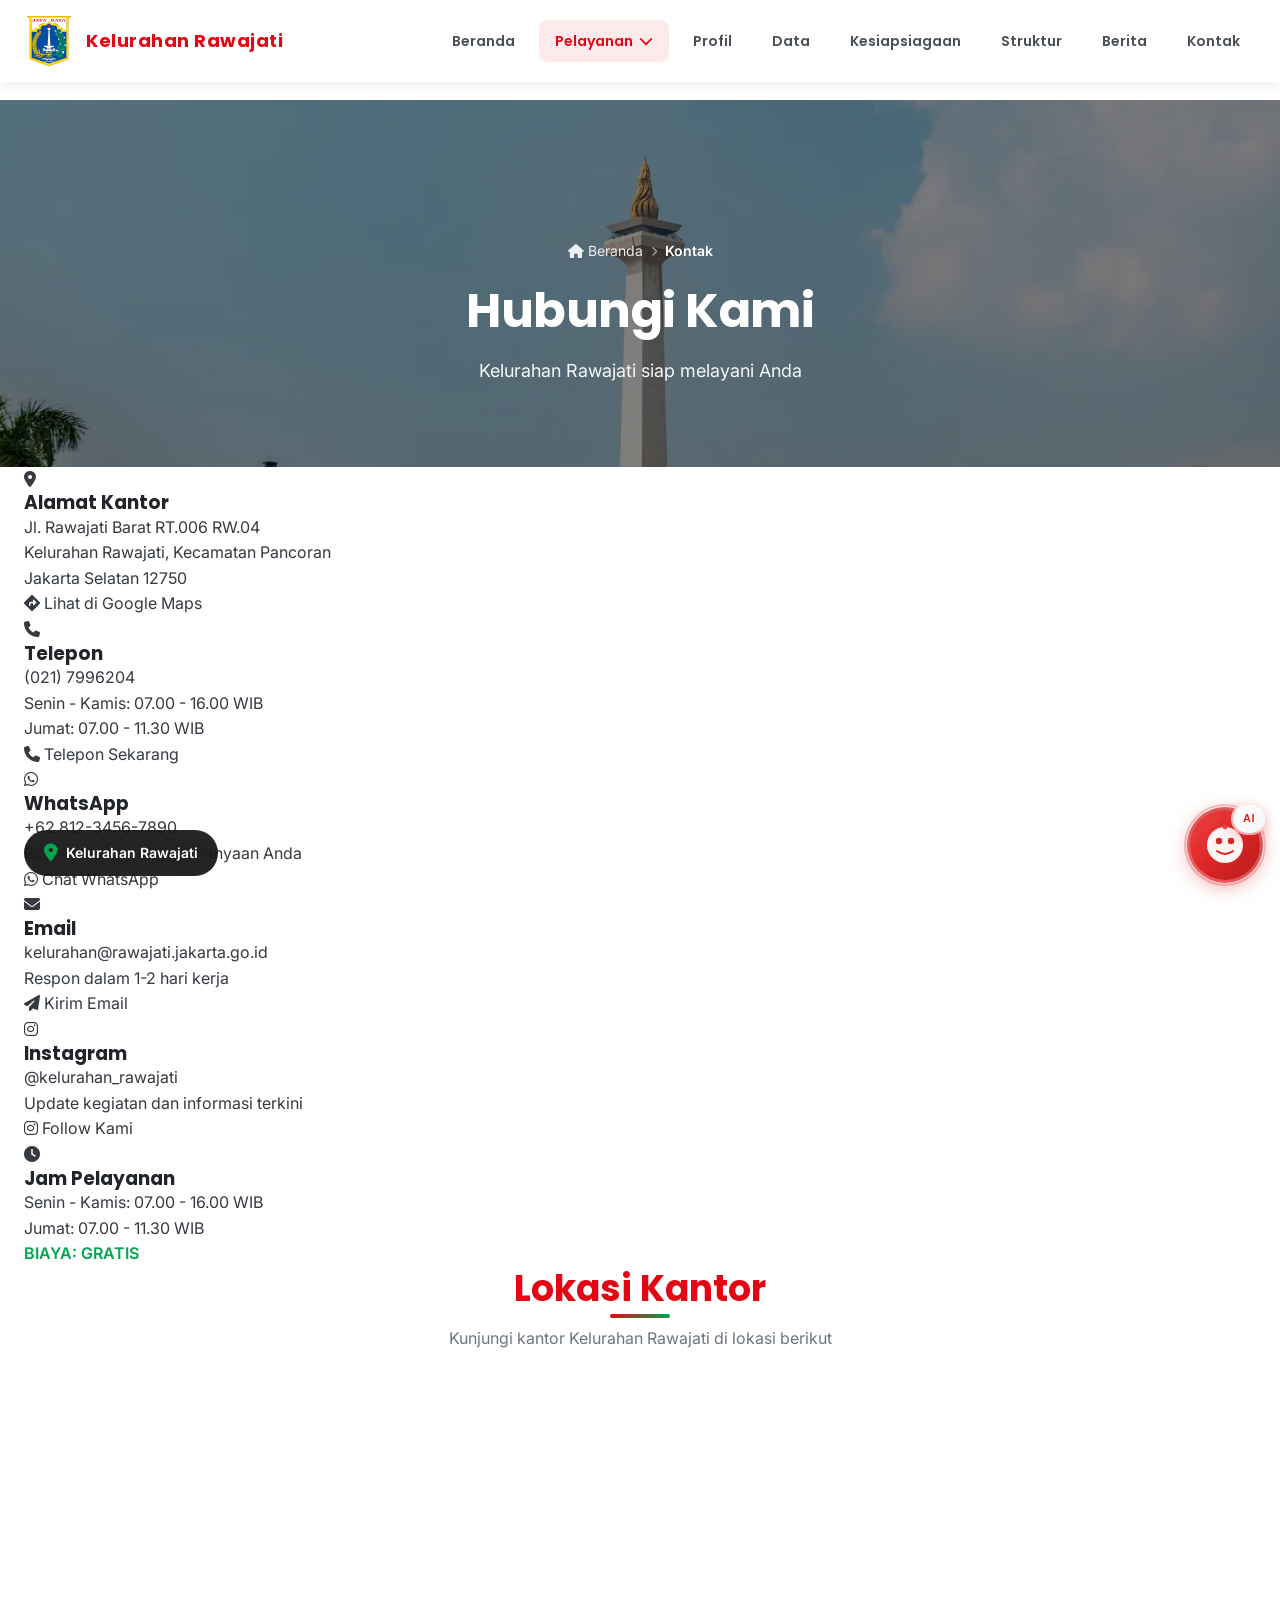
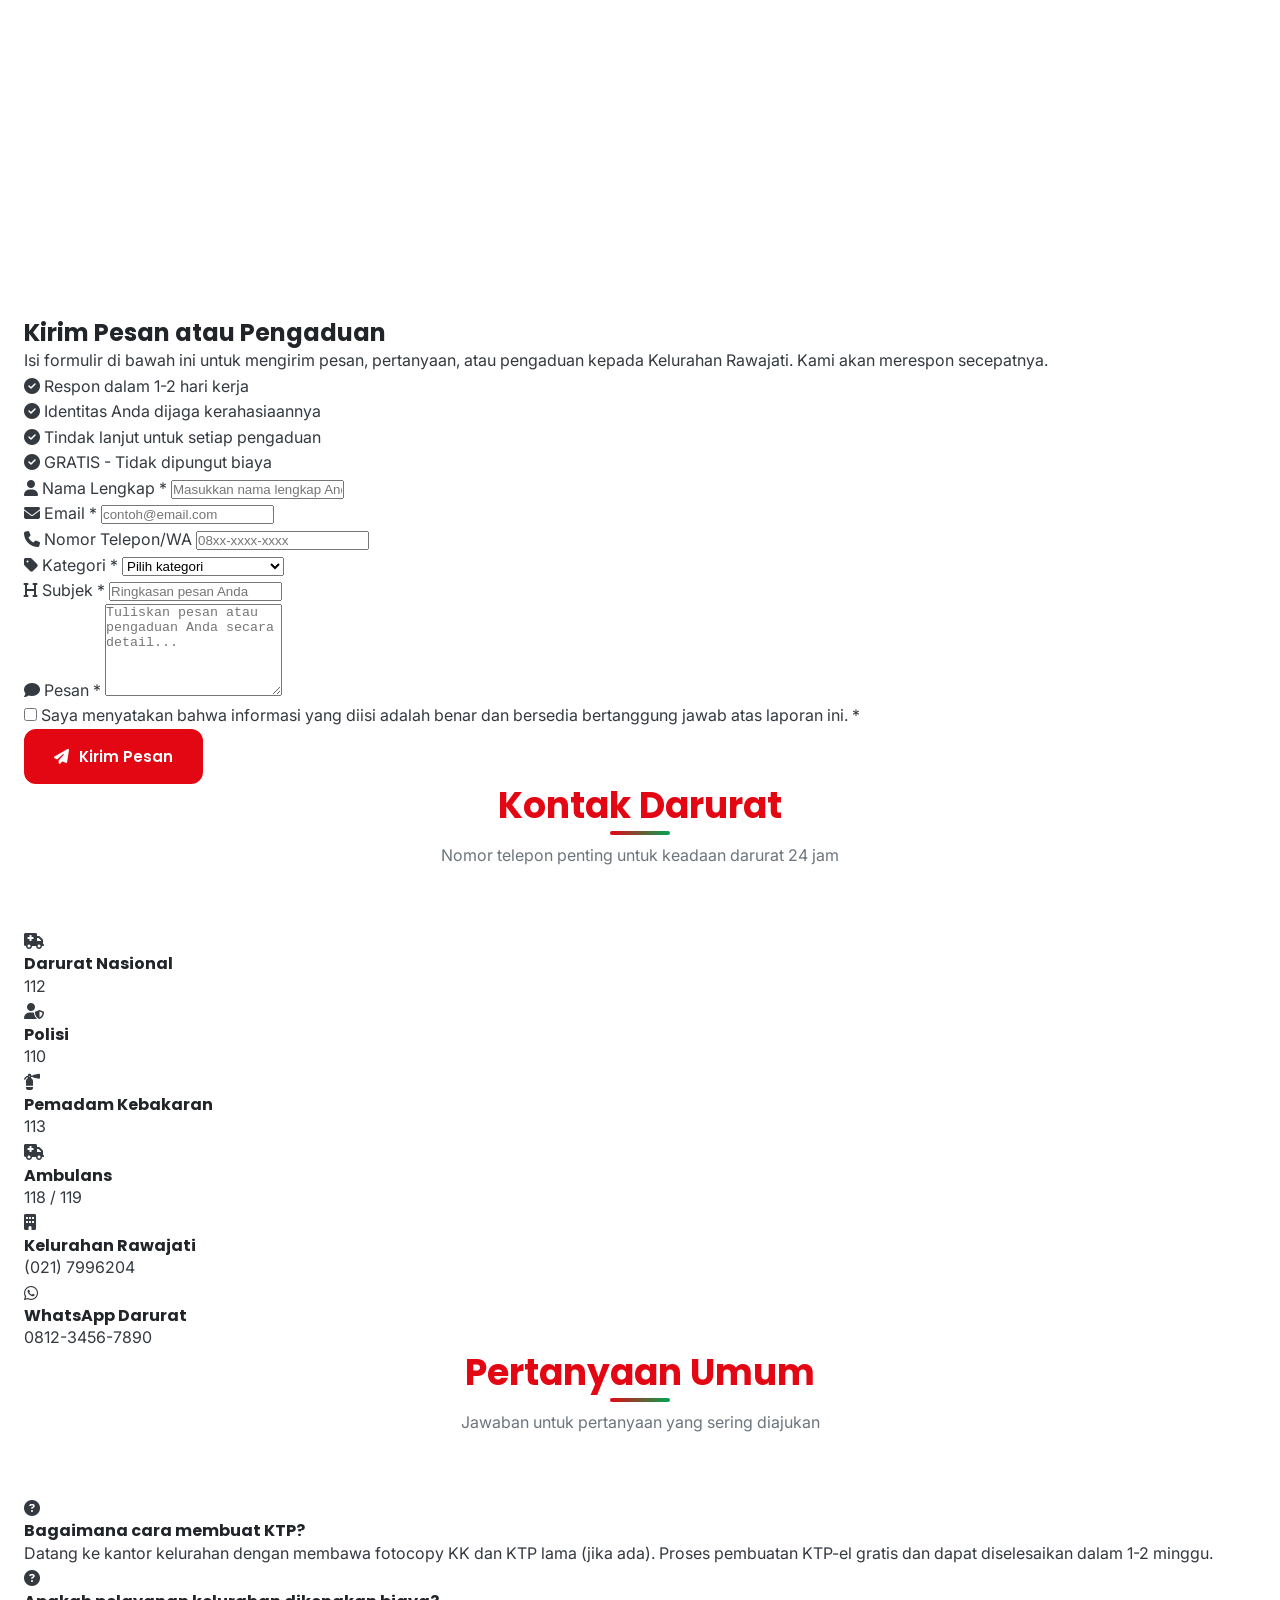
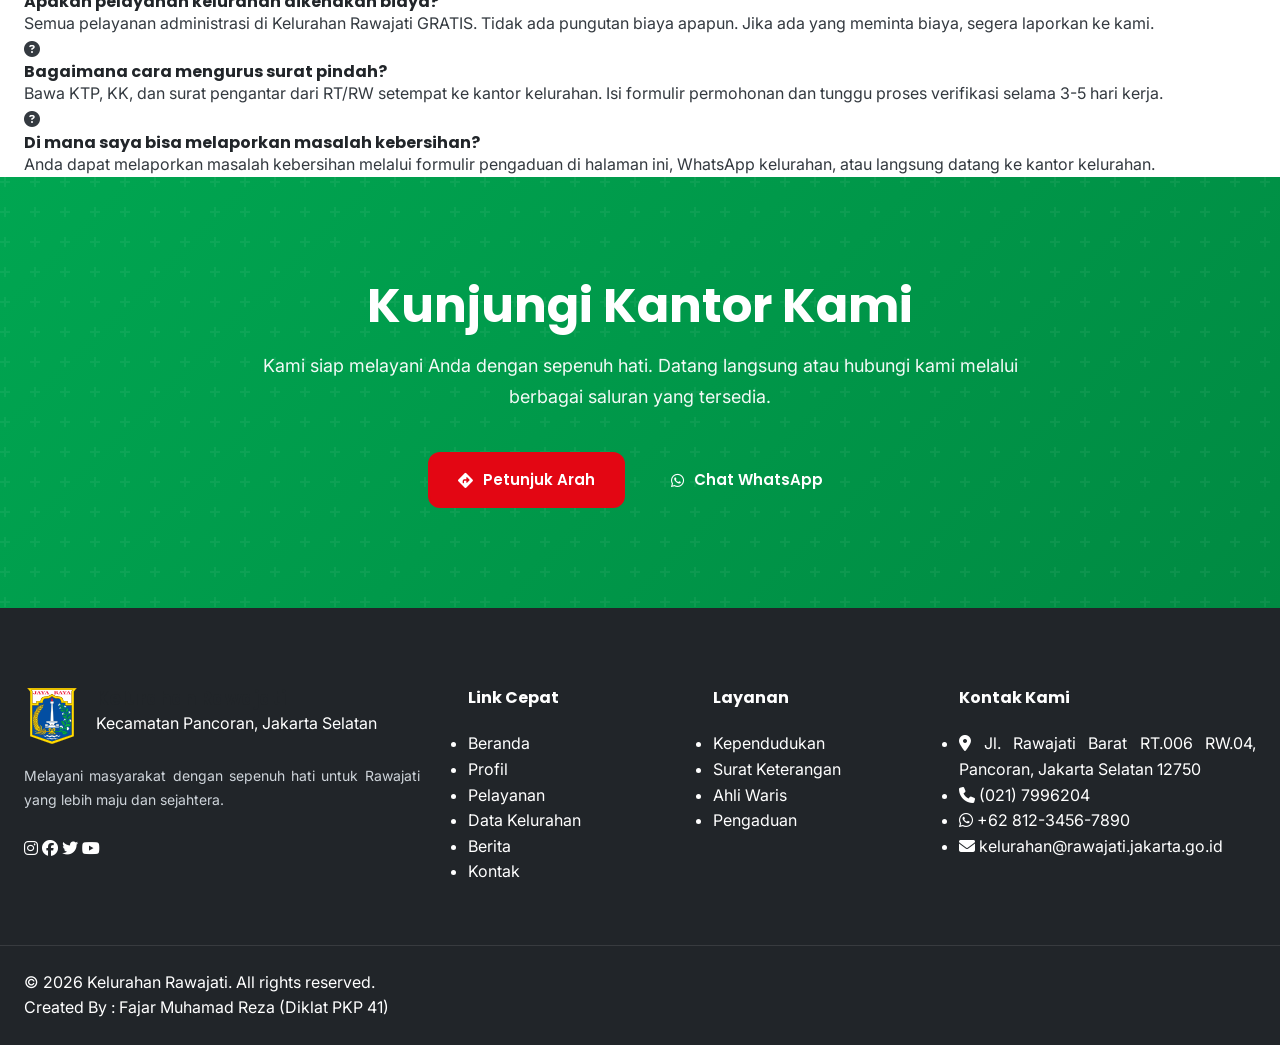
<file: kontak.html>
<!DOCTYPE html>
<html lang="id">
<head>
    <meta charset="UTF-8">
    <meta name="viewport" content="width=device-width, initial-scale=1.0">
    <title>Kontak Kelurahan Rawajati</title>
    <meta name="description" content="Hubungi Kelurahan Rawajati, Kecamatan Pancoran, Jakarta Selatan. Informasi kontak, lokasi, dan formulir pengaduan.">
    
    <!-- Google Fonts -->
    <link rel="preconnect" href="https://fonts.googleapis.com">
    <link rel="preconnect" href="https://fonts.gstatic.com" crossorigin>
    <link href="https://fonts.googleapis.com/css2?family=Inter:wght@400;500;600;700&family=Poppins:wght@500;600;700;800&display=swap" rel="stylesheet">
    
    <!-- Font Awesome -->
    <link rel="stylesheet" href="https://cdnjs.cloudflare.com/ajax/libs/font-awesome/6.4.0/css/all.min.css">
    
    <!-- Styles -->
    <link rel="stylesheet" href="css/style.css">
</head>
<body>
    <!-- Navigation -->
    <nav class="navbar" id="navbar">
        <div class="nav-container">
            <a href="index.html" class="nav-logo">
                <img src="emblem.svg" alt="Logo Pemprov DKI Jakarta" style="height: 50px; width: auto;">
                <span>Kelurahan Rawajati</span>
            </a>
            
            <button class="nav-toggle" id="navToggle" aria-label="Toggle navigation">
                <span class="hamburger"></span>
            </button>
            
            <ul class="nav-menu" id="navMenu">
                <li class="nav-item"><a href="index.html" class="nav-link">Beranda</a></li>
                <li class="nav-item nav-dropdown">
                    <a href="#" class="nav-link dropdown-toggle">Pelayanan <i class="fas fa-chevron-down"></i></a>
                    <ul class="dropdown-menu">
                        <li><a href="pelayanan-kependudukan.html">Kependudukan</a></li>
                        <li><a href="pelayanan-pm1.html">PM1 (Surat Keterangan)</a></li>
                        <li><a href="pelayanan-ahli-waris.html">Surat Ahli Waris</a></li>
                    </ul>
                </li>
                <li class="nav-item"><a href="profil.html" class="nav-link">Profil</a></li>
                <li class="nav-item"><a href="data.html" class="nav-link">Data</a></li>
                <li class="nav-item"><a href="kesiapsiagaan.html" class="nav-link">Kesiapsiagaan</a></li>
                <li class="nav-item"><a href="struktur.html" class="nav-link">Struktur</a></li>
                <li class="nav-item"><a href="berita.html" class="nav-link">Berita</a></li>
                <li class="nav-item"><a href="kontak.html" class="nav-link active">Kontak</a></li>
            </ul>
        </div>
    </nav>

    <!-- Page Header -->
    <section class="page-header">
        <div class="page-header-content">
            <div class="breadcrumb">
                <a href="index.html"><i class="fas fa-home"></i> Beranda</a>
                <span class="separator"><i class="fas fa-chevron-right"></i></span>
                <span class="current">Kontak</span>
            </div>
            <h1>Hubungi Kami</h1>
            <p>Kelurahan Rawajati siap melayani Anda</p>
        </div>
    </section>

    <!-- Contact Info Section -->
    <section class="contact-info-section">
        <div class="container">
            <div class="contact-grid">
                <div class="contact-card">
                    <div class="contact-icon">
                        <i class="fas fa-map-marker-alt"></i>
                    </div>
                    <div class="contact-content">
                        <h3>Alamat Kantor</h3>
                        <p>Jl. Rawajati Barat RT.006 RW.04</p>
                        <p>Kelurahan Rawajati, Kecamatan Pancoran</p>
                        <p>Jakarta Selatan 12750</p>
                        <a href="https://goo.gl/maps/example" target="_blank" class="contact-link">
                            <i class="fas fa-directions"></i> Lihat di Google Maps
                        </a>
                    </div>
                </div>
                
                <div class="contact-card">
                    <div class="contact-icon">
                        <i class="fas fa-phone"></i>
                    </div>
                    <div class="contact-content">
                        <h3>Telepon</h3>
                        <p class="contact-number">(021) 7996204</p>
                        <p class="contact-note">Senin - Kamis: 07.00 - 16.00 WIB</p>
                        <p class="contact-note">Jumat: 07.00 - 11.30 WIB</p>
                        <a href="tel:0217996204" class="contact-link">
                            <i class="fas fa-phone"></i> Telepon Sekarang
                        </a>
                    </div>
                </div>
                
                <div class="contact-card">
                    <div class="contact-icon">
                        <i class="fab fa-whatsapp"></i>
                    </div>
                    <div class="contact-content">
                        <h3>WhatsApp</h3>
                        <p class="contact-number">+62 812-3456-7890</p>
                        <p class="contact-note">Respon cepat untuk pertanyaan Anda</p>
                        <a href="https://wa.me/6281234567890" target="_blank" class="contact-link">
                            <i class="fab fa-whatsapp"></i> Chat WhatsApp
                        </a>
                    </div>
                </div>
                
                <div class="contact-card">
                    <div class="contact-icon">
                        <i class="fas fa-envelope"></i>
                    </div>
                    <div class="contact-content">
                        <h3>Email</h3>
                        <p class="contact-number">kelurahan@rawajati.jakarta.go.id</p>
                        <p class="contact-note">Respon dalam 1-2 hari kerja</p>
                        <a href="mailto:kelurahan@rawajati.jakarta.go.id" class="contact-link">
                            <i class="fas fa-paper-plane"></i> Kirim Email
                        </a>
                    </div>
                </div>
                
                <div class="contact-card">
                    <div class="contact-icon">
                        <i class="fab fa-instagram"></i>
                    </div>
                    <div class="contact-content">
                        <h3>Instagram</h3>
                        <p class="contact-number">@kelurahan_rawajati</p>
                        <p class="contact-note">Update kegiatan dan informasi terkini</p>
                        <a href="https://instagram.com/kelurahan_rawajati" target="_blank" class="contact-link">
                            <i class="fab fa-instagram"></i> Follow Kami
                        </a>
                    </div>
                </div>
                
                <div class="contact-card">
                    <div class="contact-icon">
                        <i class="fas fa-clock"></i>
                    </div>
                    <div class="contact-content">
                        <h3>Jam Pelayanan</h3>
                        <p>Senin - Kamis: 07.00 - 16.00 WIB</p>
                        <p>Jumat: 07.00 - 11.30 WIB</p>
                        <p class="highlight" style="color: #00A651; font-weight: 600;">BIAYA: GRATIS</p>
                    </div>
                </div>
            </div>
        </div>
    </section>

    <!-- Map Section -->
    <section class="map-section">
        <div class="container">
            <div class="section-header">
                <h2>Lokasi Kantor</h2>
                <p>Kunjungi kantor Kelurahan Rawajati di lokasi berikut</p>
            </div>
            
            <div class="map-container">
                <div class="map-wrapper">
                    <iframe 
                        src="https://www.google.com/maps/embed?pb=!1m18!1m12!1m3!1d3966.123456789!2d106.8456789!3d-6.2345678!2m3!1f0!2f0!3f0!3m2!1i1024!2i768!4f13.1!3m3!1m2!1s0x0%3A0x0!2zNsKwMTQnMDQuNCJTIDEwNsKwNTAnNDQuNCJF!5e0!3m2!1sid!2sid!4v1234567890" 
                        width="100%" 
                        height="500" 
                        style="border:0;" 
                        allowfullscreen="" 
                        loading="lazy" 
                        referrerpolicy="no-referrer-when-downgrade"
                        class="map-frame">
                    </iframe>
                    <div class="map-overlay">
                        <div class="overlay-badge">
                            <i class="fas fa-map-marker-alt"></i>
                            <span>Kelurahan Rawajati</span>
                        </div>
                    </div>
                </div>
            </div>
        </div>
    </section>

    <!-- Contact Form Section -->
    <section class="contact-form-section">
        <div class="container">
            <div class="form-grid">
                <div class="form-content">
                    <h2>Kirim Pesan atau Pengaduan</h2>
                    <p>Isi formulir di bawah ini untuk mengirim pesan, pertanyaan, atau pengaduan kepada Kelurahan Rawajati. Kami akan merespon secepatnya.</p>
                    
                    <div class="form-features">
                        <div class="feature-item">
                            <i class="fas fa-check-circle"></i>
                            <span>Respon dalam 1-2 hari kerja</span>
                        </div>
                        <div class="feature-item">
                            <i class="fas fa-check-circle"></i>
                            <span>Identitas Anda dijaga kerahasiaannya</span>
                        </div>
                        <div class="feature-item">
                            <i class="fas fa-check-circle"></i>
                            <span>Tindak lanjut untuk setiap pengaduan</span>
                        </div>
                        <div class="feature-item">
                            <i class="fas fa-check-circle"></i>
                            <span>GRATIS - Tidak dipungut biaya</span>
                        </div>
                    </div>
                </div>
                
                <div class="form-wrapper">
                    <form class="contact-form" id="contact-form">
                        <div class="form-group">
                            <label for="name">
                                <i class="fas fa-user"></i> Nama Lengkap <span class="required">*</span>
                            </label>
                            <input type="text" id="name" name="name" required placeholder="Masukkan nama lengkap Anda">
                        </div>
                        
                        <div class="form-row">
                            <div class="form-group">
                                <label for="email">
                                    <i class="fas fa-envelope"></i> Email <span class="required">*</span>
                                </label>
                                <input type="email" id="email" name="email" required placeholder="contoh@email.com">
                            </div>
                            
                            <div class="form-group">
                                <label for="phone">
                                    <i class="fas fa-phone"></i> Nomor Telepon/WA
                                </label>
                                <input type="tel" id="phone" name="phone" placeholder="08xx-xxxx-xxxx">
                            </div>
                        </div>
                        
                        <div class="form-group">
                            <label for="category">
                                <i class="fas fa-tag"></i> Kategori <span class="required">*</span>
                            </label>
                            <select id="category" name="category" required>
                                <option value="">Pilih kategori</option>
                                <option value="pertanyaan">Pertanyaan Umum</option>
                                <option value="pengaduan">Pengaduan</option>
                                <option value="saran">Saran & Masukan</option>
                                <option value="layanan">Pelayanan Administrasi</option>
                                <option value="lainnya">Lainnya</option>
                            </select>
                        </div>
                        
                        <div class="form-group">
                            <label for="subject">
                                <i class="fas fa-heading"></i> Subjek <span class="required">*</span>
                            </label>
                            <input type="text" id="subject" name="subject" required placeholder="Ringkasan pesan Anda">
                        </div>
                        
                        <div class="form-group">
                            <label for="message">
                                <i class="fas fa-comment"></i> Pesan <span class="required">*</span>
                            </label>
                            <textarea id="message" name="message" rows="6" required placeholder="Tuliskan pesan atau pengaduan Anda secara detail..."></textarea>
                        </div>
                        
                        <div class="form-group">
                            <label class="checkbox-label">
                                <input type="checkbox" name="terms" required>
                                <span>Saya menyatakan bahwa informasi yang diisi adalah benar dan bersedia bertanggung jawab atas laporan ini. <span class="required">*</span></span>
                            </label>
                        </div>
                        
                        <button type="submit" class="btn btn-primary btn-full">
                            <i class="fas fa-paper-plane"></i> Kirim Pesan
                        </button>
                    </form>
                </div>
            </div>
        </div>
    </section>

    <!-- Emergency Contact -->
    <section class="emergency-contact-section">
        <div class="container">
            <div class="section-header">
                <h2>Kontak Darurat</h2>
                <p>Nomor telepon penting untuk keadaan darurat 24 jam</p>
            </div>
            
            <div class="emergency-grid">
                <a href="tel:112" class="emergency-card">
                    <div class="emergency-icon">
                        <i class="fas fa-ambulance"></i>
                    </div>
                    <div>
                        <h4>Darurat Nasional</h4>
                        <p class="emergency-number">112</p>
                    </div>
                </a>
                
                <a href="tel:110" class="emergency-card">
                    <div class="emergency-icon">
                        <i class="fas fa-user-shield"></i>
                    </div>
                    <div>
                        <h4>Polisi</h4>
                        <p class="emergency-number">110</p>
                    </div>
                </a>
                
                <a href="tel:113" class="emergency-card">
                    <div class="emergency-icon">
                        <i class="fas fa-fire-extinguisher"></i>
                    </div>
                    <div>
                        <h4>Pemadam Kebakaran</h4>
                        <p class="emergency-number">113</p>
                    </div>
                </a>
                
                <a href="tel:118" class="emergency-card">
                    <div class="emergency-icon">
                        <i class="fas fa-ambulance"></i>
                    </div>
                    <div>
                        <h4>Ambulans</h4>
                        <p class="emergency-number">118 / 119</p>
                    </div>
                </a>
                
                <a href="tel:0217996204" class="emergency-card">
                    <div class="emergency-icon">
                        <i class="fas fa-building"></i>
                    </div>
                    <div>
                        <h4>Kelurahan Rawajati</h4>
                        <p class="emergency-number">(021) 7996204</p>
                    </div>
                </a>
                
                <a href="tel:081234567890" class="emergency-card">
                    <div class="emergency-icon">
                        <i class="fab fa-whatsapp"></i>
                    </div>
                    <div>
                        <h4>WhatsApp Darurat</h4>
                        <p class="emergency-number">0812-3456-7890</p>
                    </div>
                </a>
            </div>
        </div>
    </section>

    <!-- FAQ Section -->
    <section class="faq-section">
        <div class="container">
            <div class="section-header">
                <h2>Pertanyaan Umum</h2>
                <p>Jawaban untuk pertanyaan yang sering diajukan</p>
            </div>
            
            <div class="faq-grid">
                <div class="faq-item">
                    <div class="faq-question">
                        <i class="fas fa-question-circle"></i>
                        <h4>Bagaimana cara membuat KTP?</h4>
                    </div>
                    <div class="faq-answer">
                        <p>Datang ke kantor kelurahan dengan membawa fotocopy KK dan KTP lama (jika ada). Proses pembuatan KTP-el gratis dan dapat diselesaikan dalam 1-2 minggu.</p>
                    </div>
                </div>
                
                <div class="faq-item">
                    <div class="faq-question">
                        <i class="fas fa-question-circle"></i>
                        <h4>Apakah pelayanan kelurahan dikenakan biaya?</h4>
                    </div>
                    <div class="faq-answer">
                        <p>Semua pelayanan administrasi di Kelurahan Rawajati GRATIS. Tidak ada pungutan biaya apapun. Jika ada yang meminta biaya, segera laporkan ke kami.</p>
                    </div>
                </div>
                
                <div class="faq-item">
                    <div class="faq-question">
                        <i class="fas fa-question-circle"></i>
                        <h4>Bagaimana cara mengurus surat pindah?</h4>
                    </div>
                    <div class="faq-answer">
                        <p>Bawa KTP, KK, dan surat pengantar dari RT/RW setempat ke kantor kelurahan. Isi formulir permohonan dan tunggu proses verifikasi selama 3-5 hari kerja.</p>
                    </div>
                </div>
                
                <div class="faq-item">
                    <div class="faq-question">
                        <i class="fas fa-question-circle"></i>
                        <h4>Di mana saya bisa melaporkan masalah kebersihan?</h4>
                    </div>
                    <div class="faq-answer">
                        <p>Anda dapat melaporkan masalah kebersihan melalui formulir pengaduan di halaman ini, WhatsApp kelurahan, atau langsung datang ke kantor kelurahan.</p>
                    </div>
                </div>
            </div>
        </div>
    </section>

    <!-- CTA Section -->
    <section class="cta-section">
        <div class="container">
            <div class="cta-content">
                <h2>Kunjungi Kantor Kami</h2>
                <p>Kami siap melayani Anda dengan sepenuh hati. Datang langsung atau hubungi kami melalui berbagai saluran yang tersedia.</p>
                <div class="cta-buttons">
                    <a href="https://goo.gl/maps/example" target="_blank" class="btn btn-primary">
                        <i class="fas fa-directions"></i> Petunjuk Arah
                    </a>
                    <a href="https://wa.me/6281234567890" class="btn btn-secondary">
                        <i class="fab fa-whatsapp"></i> Chat WhatsApp
                    </a>
                </div>
            </div>
        </div>
    </section>

    <!-- Footer -->
    <footer class="footer">
        <div class="footer-top">
            <div class="container">
                <div class="footer-grid">
                    <div class="footer-col">
                        <div class="footer-logo">
                            <img src="emblem.svg" alt="Logo Pemprov DKI Jakarta">
                            <div>
                                <h3>Kelurahan Rawajati</h3>
                                <p>Kecamatan Pancoran, Jakarta Selatan</p>
                            </div>
                        </div>
                        <p class="footer-desc">Melayani masyarakat dengan sepenuh hati untuk Rawajati yang lebih maju dan sejahtera.</p>
                        <div class="social-links">
                            <a href="https://instagram.com/kelurahan_rawajati" target="_blank"><i class="fab fa-instagram"></i></a>
                            <a href="https://facebook.com" target="_blank"><i class="fab fa-facebook"></i></a>
                            <a href="https://twitter.com" target="_blank"><i class="fab fa-twitter"></i></a>
                            <a href="https://youtube.com" target="_blank"><i class="fab fa-youtube"></i></a>
                        </div>
                    </div>
                    
                    <div class="footer-col">
                        <h4>Link Cepat</h4>
                        <ul>
                            <li><a href="index.html">Beranda</a></li>
                            <li><a href="profil.html">Profil</a></li>
                            <li><a href="pelayanan-kependudukan.html">Pelayanan</a></li>
                            <li><a href="data.html">Data Kelurahan</a></li>
                            <li><a href="berita.html">Berita</a></li>
                            <li><a href="kontak.html">Kontak</a></li>
                        </ul>
                    </div>
                    
                    <div class="footer-col">
                        <h4>Layanan</h4>
                        <ul>
                            <li><a href="pelayanan-kependudukan.html">Kependudukan</a></li>
                            <li><a href="pelayanan-pm1.html">Surat Keterangan</a></li>
                            <li><a href="pelayanan-ahli-waris.html">Ahli Waris</a></li>
                            <li><a href="#">Pengaduan</a></li>
                        </ul>
                    </div>
                    
                    <div class="footer-col">
                        <h4>Kontak Kami</h4>
                        <ul class="contact-list">
                            <li><i class="fas fa-map-marker-alt"></i> Jl. Rawajati Barat RT.006 RW.04, Pancoran, Jakarta Selatan 12750</li>
                            <li><i class="fas fa-phone"></i> (021) 7996204</li>
                            <li><i class="fab fa-whatsapp"></i> +62 812-3456-7890</li>
                            <li><i class="fas fa-envelope"></i> kelurahan@rawajati.jakarta.go.id</li>
                        </ul>
                    </div>
                </div>
            </div>
        </div>
        
        <div class="footer-bottom">
            <div class="container">
                <p>&copy; 2026 Kelurahan Rawajati. All rights reserved.</p>
                <div class="footer-credits">
                    <span>Created By : Fajar Muhamad Reza (Diklat PKP 41)</span>
                </div>
            </div>
        </div>
    </footer>

    <!-- Floating Chatbot Button -->
    <button class="scroll-to-top" id="scrollToTop" aria-label="Scroll to top">
        <i class="fas fa-arrow-up"></i>
    </button>

    <!-- Scripts -->
    <script src="js/main.js"></script>
    <script src="js/chatbot.js"></script>
</body>
</html>
</file>
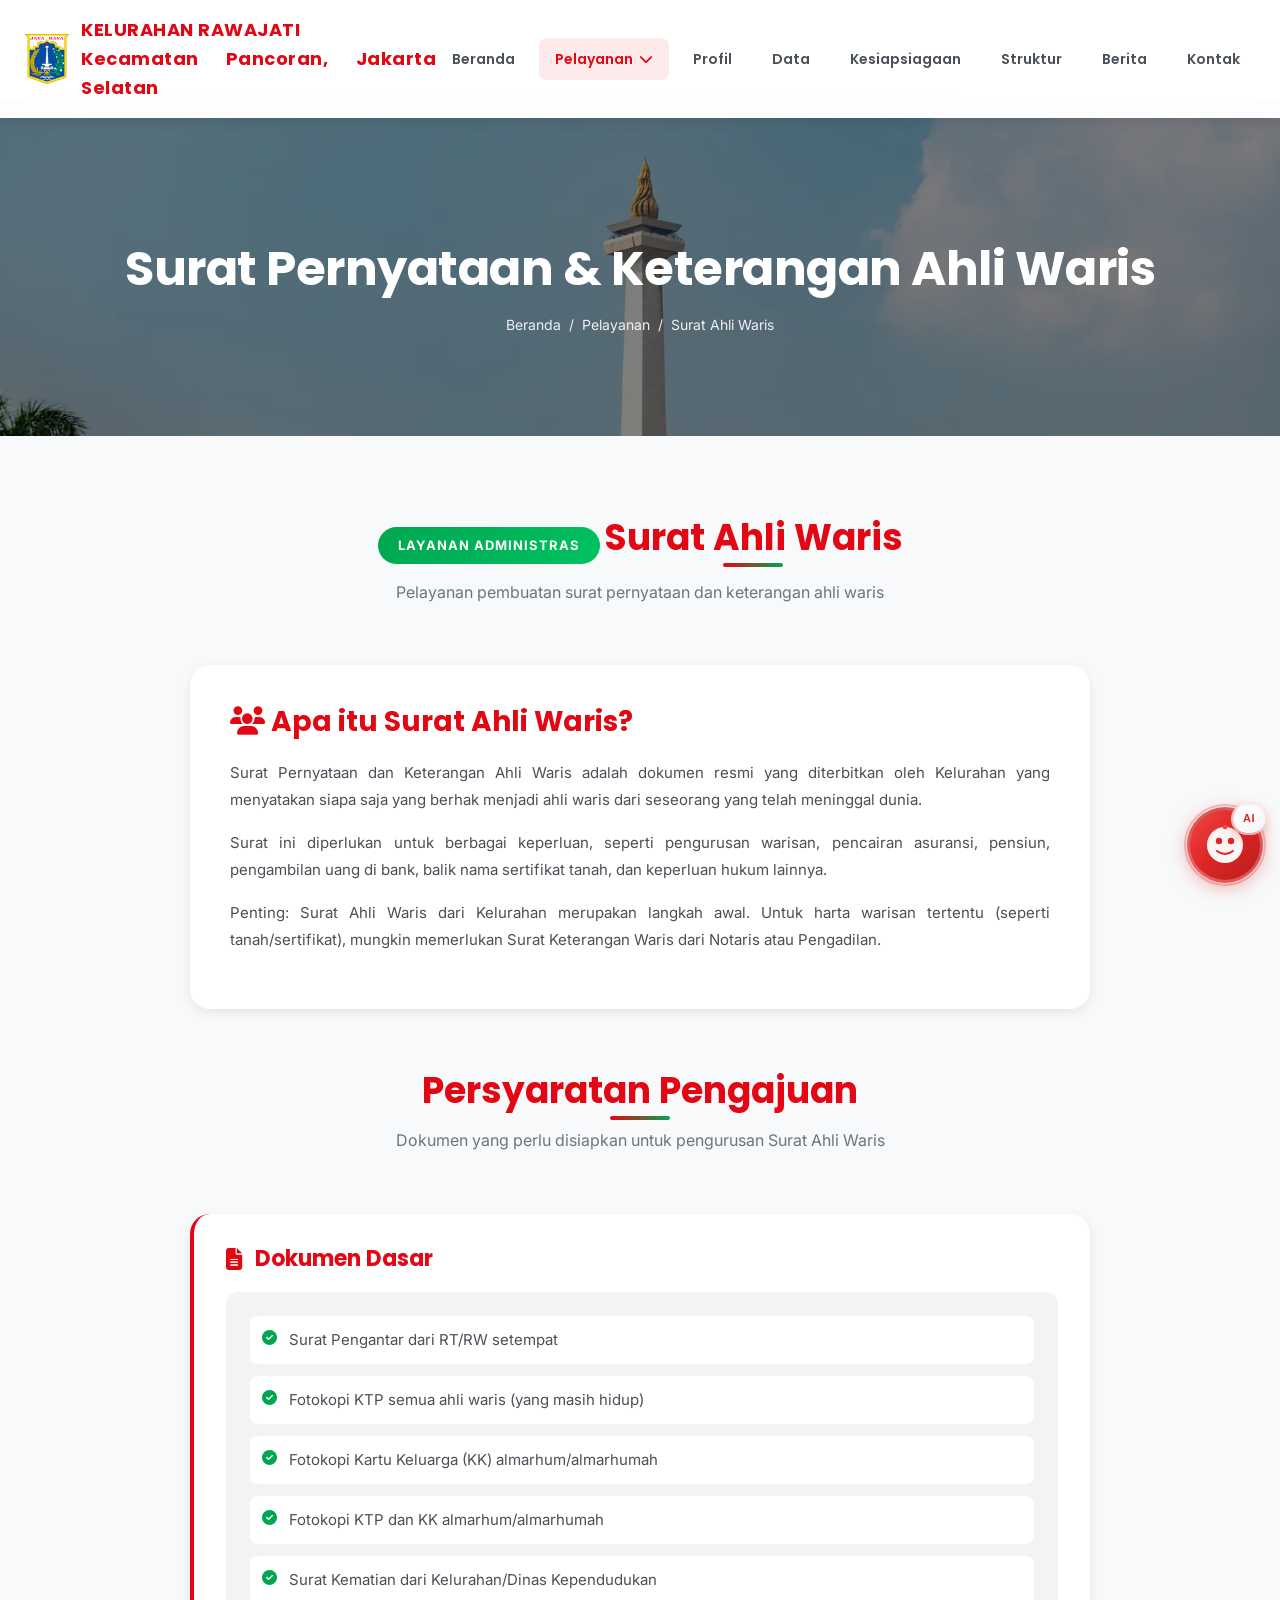
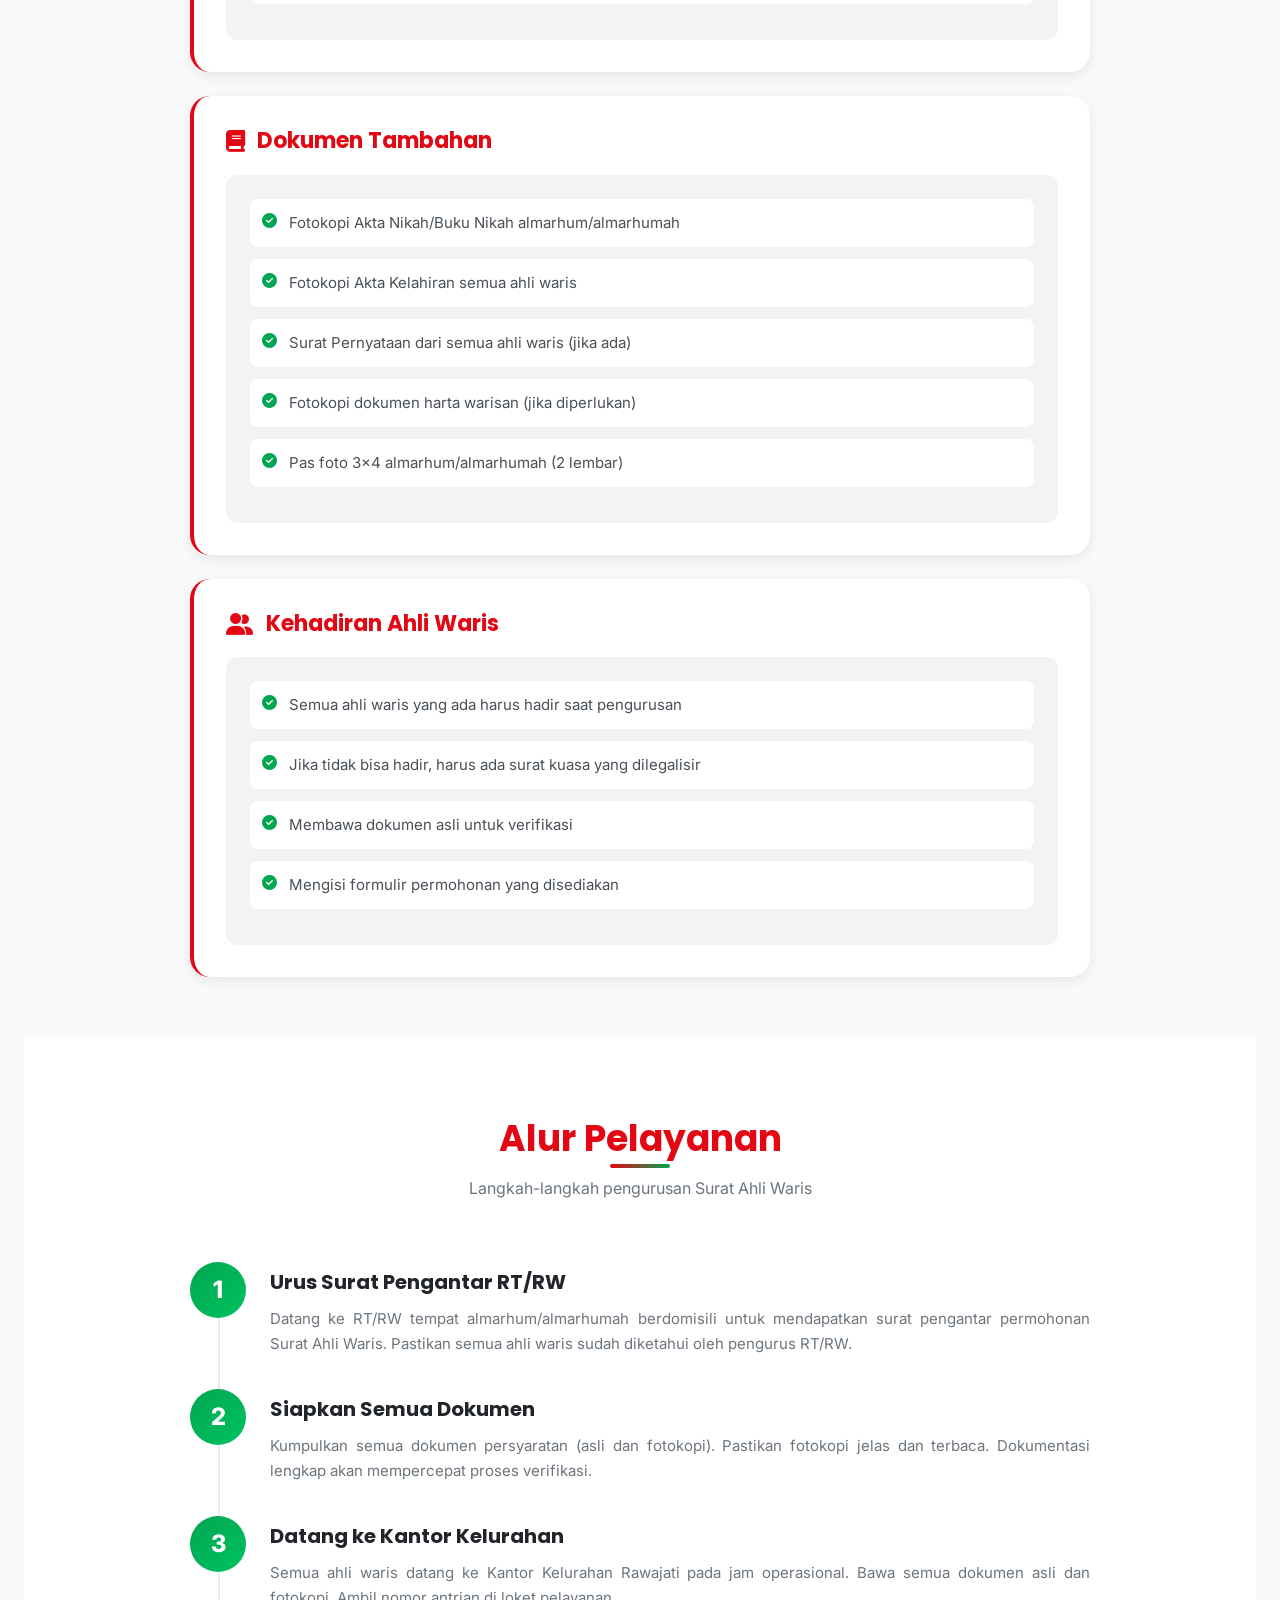
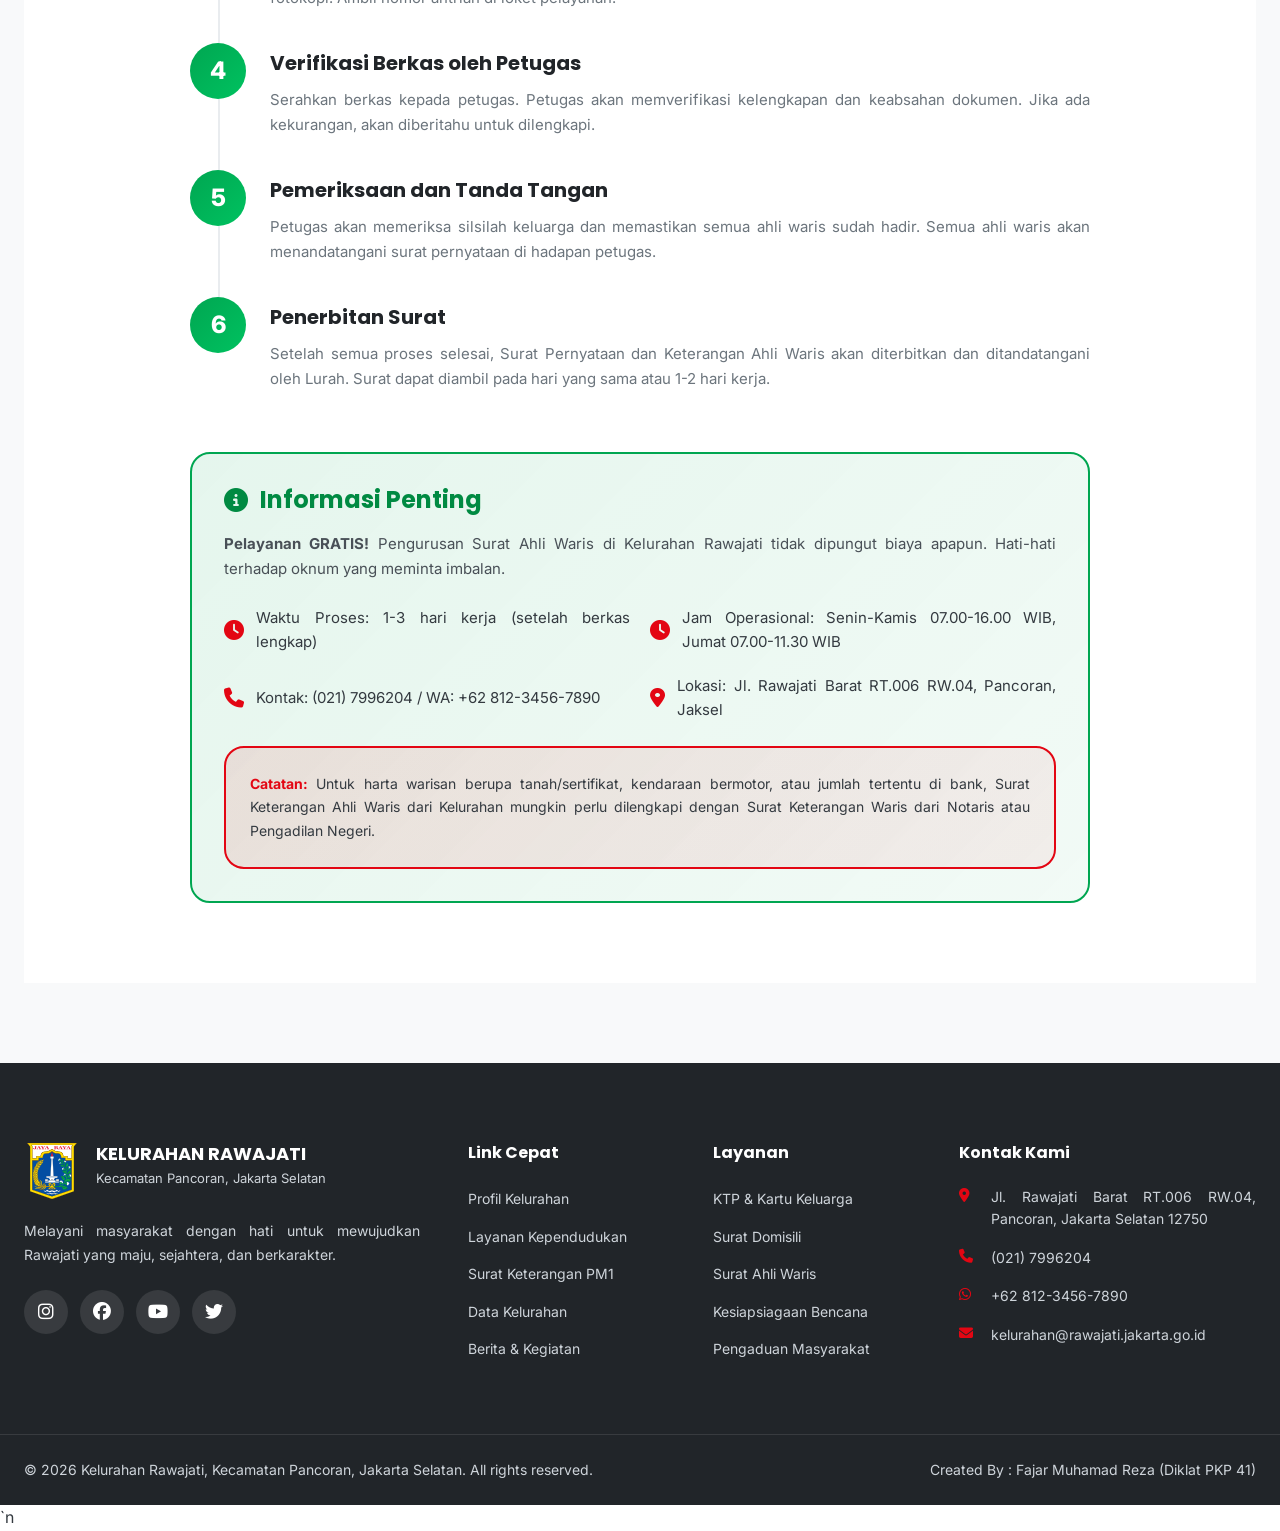
<file: pelayanan-ahli-waris.html>
<!DOCTYPE html>
<html lang="id">
<head>
    <meta charset="UTF-8">
    <meta name="viewport" content="width=device-width, initial-scale=1.0">
    <meta name="description" content="Pelayanan Surat Ahli Waris - Kelurahan Rawajati, Kecamatan Pancoran, Jakarta Selatan">
    <title>Surat Ahli Waris - Kelurahan Rawajati</title>
    
    <!-- Google Fonts -->
    <link rel="preconnect" href="https://fonts.googleapis.com">
    <link rel="preconnect" href="https://fonts.gstatic.com" crossorigin>
    <link href="https://fonts.googleapis.com/css2?family=Poppins:wght@300;400;500;600;700;800&family=Inter:wght@300;400;500;600;700&display=swap" rel="stylesheet">
    
    <!-- Font Awesome -->
    <link rel="stylesheet" href="https://cdnjs.cloudflare.com/ajax/libs/font-awesome/6.4.0/css/all.min.css">
    
    <!-- Custom CSS -->
    <link rel="stylesheet" href="css/style.css">
    
    <style>
        .page-header {
            background: url('../monas.webp') center/cover no-repeat fixed;
            padding: 140px 0 80px;
            text-align: center;
            color: var(--white);
            position: relative;
            overflow: hidden;
        }
        
        .page-header::before {
            content: '';
            position: absolute;
            top: 0;
            left: 0;
            right: 0;
            bottom: 0;
            background: rgba(0, 0, 0, 0.5);
        }
        
        .page-header h1 {
            font-size: clamp(32px, 4vw, 48px);
            margin-bottom: 16px;
            color: var(--white);
            position: relative;
            z-index: 1;
        }
        
        .breadcrumb {
            display: flex;
            justify-content: center;
            gap: 8px;
            font-size: 14px;
            opacity: 0.9;
            position: relative;
            z-index: 1;
        }
        
        .breadcrumb a {
            color: var(--white);
            transition: var(--transition);
        }
        
        .breadcrumb a:hover {
            color: var(--accent-tosca);
        }
        
        .service-detail {
            padding: 80px 0;
            background: var(--off-white);
        }
        
        .service-intro {
            max-width: 900px;
            margin: 0 auto 60px;
            background: var(--white);
            padding: 40px;
            border-radius: var(--border-radius-lg);
            box-shadow: var(--shadow);
        }
        
        .service-intro h2 {
            font-size: 28px;
            color: var(--primary-red);
            margin-bottom: 20px;
        }
        
        .service-intro p {
            font-size: 15px;
            color: var(--gray-700);
            line-height: 1.8;
            margin-bottom: 16px;
        }
        
        .requirements-section {
            max-width: 900px;
            margin: 0 auto 60px;
        }
        
        .requirement-card {
            background: var(--white);
            border-radius: var(--border-radius-lg);
            padding: 32px;
            margin-bottom: 24px;
            box-shadow: var(--shadow);
            border-left: 4px solid var(--primary-red);
        }
        
        .requirement-card h3 {
            font-size: 22px;
            color: var(--primary-red);
            margin-bottom: 20px;
            display: flex;
            align-items: center;
            gap: 12px;
        }
        
        .checklist {
            background: var(--gray-100);
            padding: 24px;
            border-radius: var(--border-radius);
        }
        
        .checklist-items {
            list-style: none;
            padding: 0;
        }
        
        .checklist-items li {
            display: flex;
            align-items: flex-start;
            gap: 12px;
            margin-bottom: 12px;
            font-size: 15px;
            color: var(--gray-700);
            padding: 12px;
            background: var(--white);
            border-radius: 8px;
            transition: var(--transition);
        }
        
        .checklist-items li:hover {
            background: rgba(227, 6, 19, 0.05);
            transform: translateX(4px);
        }
        
        .checklist-items li i {
            color: var(--accent-tosca);
            margin-top: 2px;
            flex-shrink: 0;
        }
        
        .steps-section {
            padding: 80px 0;
            background: var(--white);
        }
        
        .steps-container {
            max-width: 900px;
            margin: 0 auto;
        }
        
        .step-item {
            display: flex;
            gap: 24px;
            margin-bottom: 32px;
            position: relative;
        }
        
        .step-item:last-child {
            margin-bottom: 0;
        }
        
        .step-item::after {
            content: '';
            position: absolute;
            left: 28px;
            top: 56px;
            bottom: -32px;
            width: 2px;
            background: var(--gray-200);
        }
        
        .step-item:last-child::after {
            display: none;
        }
        
        .step-number {
            width: 56px;
            height: 56px;
            background: linear-gradient(135deg, var(--accent-tosca), var(--accent-tosca-light));
            border-radius: 50%;
            display: flex;
            align-items: center;
            justify-content: center;
            font-size: 24px;
            font-weight: 800;
            color: var(--white);
            flex-shrink: 0;
        }
        
        .step-content {
            flex: 1;
            padding-top: 8px;
        }
        
        .step-content h4 {
            font-size: 20px;
            margin-bottom: 12px;
            color: var(--gray-900);
        }
        
        .step-content p {
            font-size: 15px;
            color: var(--gray-600);
            line-height: 1.7;
        }
        
        .info-box {
            background: linear-gradient(135deg, rgba(0, 166, 81, 0.1), rgba(0, 166, 81, 0.05));
            border: 2px solid var(--accent-tosca);
            border-radius: var(--border-radius-lg);
            padding: 32px;
            margin: 60px auto 0;
            max-width: 900px;
        }
        
        .info-box h3 {
            font-size: 24px;
            margin-bottom: 16px;
            color: var(--accent-tosca-dark);
            display: flex;
            align-items: center;
            gap: 12px;
        }
        
        .info-box p {
            font-size: 15px;
            color: var(--gray-700);
            line-height: 1.7;
            margin-bottom: 16px;
        }
        
        .info-grid {
            display: grid;
            grid-template-columns: repeat(2, 1fr);
            gap: 20px;
            margin-top: 24px;
        }
        
        .info-item {
            display: flex;
            align-items: center;
            gap: 12px;
            font-size: 15px;
            color: var(--gray-800);
        }
        
        .info-item i {
            color: var(--primary-red);
            font-size: 20px;
        }
        
        .note-box {
            background: linear-gradient(135deg, rgba(227, 6, 19, 0.1), rgba(227, 6, 19, 0.05));
            border: 2px solid var(--primary-red);
            border-radius: var(--border-radius-lg);
            padding: 24px;
            margin-top: 24px;
        }
        
        .note-box p {
            font-size: 14px;
            color: var(--gray-800);
            line-height: 1.7;
            margin: 0;
        }
        
        .note-box strong {
            color: var(--primary-red);
        }
        
        @media (max-width: 768px) {
            .info-grid {
                grid-template-columns: 1fr;
            }
            
            .step-item {
                flex-direction: column;
                gap: 16px;
            }
            
            .step-item::after {
                left: 20px;
            }
        }
    </style>
</head>
<body>
    <!-- Navigation -->
    <nav class="navbar" id="navbar">
        <div class="nav-container">
            <a href="index.html" class="nav-logo">
                <img src="emblem.svg" alt="Logo Pemprov DKI Jakarta" style="height: 50px; width: auto;">
                <div class="logo-text">
                    <span class="logo-title">KELURAHAN RAWAJATI</span>
                    <span class="logo-subtitle">Kecamatan Pancoran, Jakarta Selatan</span>
                </div>
            </a>
            
            <button class="nav-toggle" id="navToggle" aria-label="Toggle navigation">
                <span class="hamburger"></span>
            </button>
            
            <ul class="nav-menu" id="navMenu">
                <li class="nav-item"><a href="index.html" class="nav-link">Beranda</a></li>
                <li class="nav-item nav-dropdown">
                    <a href="#" class="nav-link dropdown-toggle active">Pelayanan <i class="fas fa-chevron-down"></i></a>
                    <ul class="dropdown-menu">
                        <li><a href="pelayanan-kependudukan.html">Kependudukan</a></li>
                        <li><a href="pelayanan-pm1.html">PM1 (Surat Keterangan)</a></li>
                        <li><a href="pelayanan-ahli-waris.html" class="active">Surat Ahli Waris</a></li>
                    </ul>
                </li>
                <li class="nav-item"><a href="profil.html" class="nav-link">Profil</a></li>
                <li class="nav-item"><a href="data.html" class="nav-link">Data</a></li>
                <li class="nav-item"><a href="kesiapsiagaan.html" class="nav-link">Kesiapsiagaan</a></li>
                <li class="nav-item"><a href="struktur.html" class="nav-link">Struktur</a></li>
                <li class="nav-item"><a href="berita.html" class="nav-link">Berita</a></li>
                <li class="nav-item"><a href="kontak.html" class="nav-link">Kontak</a></li>
            </ul>
        </div>
    </nav>

    <!-- Page Header -->
    <section class="page-header">
        <h1>Surat Pernyataan & Keterangan Ahli Waris</h1>
        <div class="breadcrumb">
            <a href="index.html">Beranda</a>
            <span>/</span>
            <a href="#">Pelayanan</a>
            <span>/</span>
            <span>Surat Ahli Waris</span>
        </div>
    </section>

    <!-- Service Detail -->
    <section class="service-detail">
        <div class="container">
            <div class="section-header">
                <span class="section-badge">Layanan Administras</span>
                <h2 class="section-title">Surat Ahli Waris</h2>
                <p class="section-subtitle">Pelayanan pembuatan surat pernyataan dan keterangan ahli waris</p>
            </div>
            
            <!-- Service Intro -->
            <div class="service-intro">
                <h2><i class="fas fa-users"></i> Apa itu Surat Ahli Waris?</h2>
                <p>Surat Pernyataan dan Keterangan Ahli Waris adalah dokumen resmi yang diterbitkan oleh Kelurahan yang menyatakan siapa saja yang berhak menjadi ahli waris dari seseorang yang telah meninggal dunia.</p>
                <p>Surat ini diperlukan untuk berbagai keperluan, seperti pengurusan warisan, pencairan asuransi, pensiun, pengambilan uang di bank, balik nama sertifikat tanah, dan keperluan hukum lainnya.</p>
                <p>Penting: Surat Ahli Waris dari Kelurahan merupakan langkah awal. Untuk harta warisan tertentu (seperti tanah/sertifikat), mungkin memerlukan Surat Keterangan Waris dari Notaris atau Pengadilan.</p>
            </div>
            
            <!-- Requirements -->
            <div class="requirements-section">
                <div class="section-header">
                    <h2 class="section-title">Persyaratan Pengajuan</h2>
                    <p class="section-subtitle">Dokumen yang perlu disiapkan untuk pengurusan Surat Ahli Waris</p>
                </div>
                
                <!-- Requirement Card 1 -->
                <div class="requirement-card">
                    <h3><i class="fas fa-file-alt"></i> Dokumen Dasar</h3>
                    <div class="checklist">
                        <ul class="checklist-items">
                            <li><i class="fas fa-check-circle"></i> Surat Pengantar dari RT/RW setempat</li>
                            <li><i class="fas fa-check-circle"></i> Fotokopi KTP semua ahli waris (yang masih hidup)</li>
                            <li><i class="fas fa-check-circle"></i> Fotokopi Kartu Keluarga (KK) almarhum/almarhumah</li>
                            <li><i class="fas fa-check-circle"></i> Fotokopi KTP dan KK almarhum/almarhumah</li>
                            <li><i class="fas fa-check-circle"></i> Surat Kematian dari Kelurahan/Dinas Kependudukan</li>
                        </ul>
                    </div>
                </div>
                
                <!-- Requirement Card 2 -->
                <div class="requirement-card">
                    <h3><i class="fas fa-book"></i> Dokumen Tambahan</h3>
                    <div class="checklist">
                        <ul class="checklist-items">
                            <li><i class="fas fa-check-circle"></i> Fotokopi Akta Nikah/Buku Nikah almarhum/almarhumah</li>
                            <li><i class="fas fa-check-circle"></i> Fotokopi Akta Kelahiran semua ahli waris</li>
                            <li><i class="fas fa-check-circle"></i> Surat Pernyataan dari semua ahli waris (jika ada)</li>
                            <li><i class="fas fa-check-circle"></i> Fotokopi dokumen harta warisan (jika diperlukan)</li>
                            <li><i class="fas fa-check-circle"></i> Pas foto 3x4 almarhum/almarhumah (2 lembar)</li>
                        </ul>
                    </div>
                </div>
                
                <!-- Requirement Card 3 -->
                <div class="requirement-card">
                    <h3><i class="fas fa-user-friends"></i> Kehadiran Ahli Waris</h3>
                    <div class="checklist">
                        <ul class="checklist-items">
                            <li><i class="fas fa-check-circle"></i> Semua ahli waris yang ada harus hadir saat pengurusan</li>
                            <li><i class="fas fa-check-circle"></i> Jika tidak bisa hadir, harus ada surat kuasa yang dilegalisir</li>
                            <li><i class="fas fa-check-circle"></i> Membawa dokumen asli untuk verifikasi</li>
                            <li><i class="fas fa-check-circle"></i> Mengisi formulir permohonan yang disediakan</li>
                        </ul>
                    </div>
                </div>
            </div>
            
            <!-- Steps -->
            <div class="steps-section">
                <div class="steps-container">
                    <div class="section-header">
                        <h2 class="section-title">Alur Pelayanan</h2>
                        <p class="section-subtitle">Langkah-langkah pengurusan Surat Ahli Waris</p>
                    </div>
                    
                    <div class="step-item">
                        <div class="step-number">1</div>
                        <div class="step-content">
                            <h4>Urus Surat Pengantar RT/RW</h4>
                            <p>Datang ke RT/RW tempat almarhum/almarhumah berdomisili untuk mendapatkan surat pengantar permohonan Surat Ahli Waris. Pastikan semua ahli waris sudah diketahui oleh pengurus RT/RW.</p>
                        </div>
                    </div>
                    
                    <div class="step-item">
                        <div class="step-number">2</div>
                        <div class="step-content">
                            <h4>Siapkan Semua Dokumen</h4>
                            <p>Kumpulkan semua dokumen persyaratan (asli dan fotokopi). Pastikan fotokopi jelas dan terbaca. Dokumentasi lengkap akan mempercepat proses verifikasi.</p>
                        </div>
                    </div>
                    
                    <div class="step-item">
                        <div class="step-number">3</div>
                        <div class="step-content">
                            <h4>Datang ke Kantor Kelurahan</h4>
                            <p>Semua ahli waris datang ke Kantor Kelurahan Rawajati pada jam operasional. Bawa semua dokumen asli dan fotokopi. Ambil nomor antrian di loket pelayanan.</p>
                        </div>
                    </div>
                    
                    <div class="step-item">
                        <div class="step-number">4</div>
                        <div class="step-content">
                            <h4>Verifikasi Berkas oleh Petugas</h4>
                            <p>Serahkan berkas kepada petugas. Petugas akan memverifikasi kelengkapan dan keabsahan dokumen. Jika ada kekurangan, akan diberitahu untuk dilengkapi.</p>
                        </div>
                    </div>
                    
                    <div class="step-item">
                        <div class="step-number">5</div>
                        <div class="step-content">
                            <h4>Pemeriksaan dan Tanda Tangan</h4>
                            <p>Petugas akan memeriksa silsilah keluarga dan memastikan semua ahli waris sudah hadir. Semua ahli waris akan menandatangani surat pernyataan di hadapan petugas.</p>
                        </div>
                    </div>
                    
                    <div class="step-item">
                        <div class="step-number">6</div>
                        <div class="step-content">
                            <h4>Penerbitan Surat</h4>
                            <p>Setelah semua proses selesai, Surat Pernyataan dan Keterangan Ahli Waris akan diterbitkan dan ditandatangani oleh Lurah. Surat dapat diambil pada hari yang sama atau 1-2 hari kerja.</p>
                        </div>
                    </div>
                </div>
                
                <!-- Info Box -->
                <div class="info-box">
                    <h3><i class="fas fa-info-circle"></i> Informasi Penting</h3>
                    <p><strong>Pelayanan GRATIS!</strong> Pengurusan Surat Ahli Waris di Kelurahan Rawajati tidak dipungut biaya apapun. Hati-hati terhadap oknum yang meminta imbalan.</p>
                    
                    <div class="info-grid">
                        <div class="info-item">
                            <i class="fas fa-clock"></i>
                            <span>Waktu Proses: 1-3 hari kerja (setelah berkas lengkap)</span>
                        </div>
                        <div class="info-item">
                            <i class="fas fa-clock"></i>
                            <span>Jam Operasional: Senin-Kamis 07.00-16.00 WIB, Jumat 07.00-11.30 WIB</span>
                        </div>
                        <div class="info-item">
                            <i class="fas fa-phone"></i>
                            <span>Kontak: (021) 7996204 / WA: +62 812-3456-7890</span>
                        </div>
                        <div class="info-item">
                            <i class="fas fa-map-marker-alt"></i>
                            <span>Lokasi: Jl. Rawajati Barat RT.006 RW.04, Pancoran, Jaksel</span>
                        </div>
                    </div>
                    
                    <div class="note-box">
                        <p><strong>Catatan:</strong> Untuk harta warisan berupa tanah/sertifikat, kendaraan bermotor, atau jumlah tertentu di bank, Surat Keterangan Ahli Waris dari Kelurahan mungkin perlu dilengkapi dengan Surat Keterangan Waris dari Notaris atau Pengadilan Negeri.</p>
                    </div>
                </div>
            </div>
        </div>
    </section>

    <!-- Footer -->
    <footer class="footer">
        <div class="footer-top">
            <div class="container">
                <div class="footer-grid">
                    <div class="footer-col">
                        <div class="footer-logo">
                            <img src="emblem.svg" alt="Logo Pemprov DKI Jakarta">
                            <div class="footer-logo-text">
                                <h3>KELURAHAN RAWAJATI</h3>
                                <p>Kecamatan Pancoran, Jakarta Selatan</p>
                            </div>
                        </div>
                        <p class="footer-desc">
                            Melayani masyarakat dengan hati untuk mewujudkan Rawajati yang maju, sejahtera, dan berkarakter.
                        </p>
                        <div class="footer-social">
                            <a href="https://instagram.com/kelurahan_rawajati" target="_blank"><i class="fab fa-instagram"></i></a>
                            <a href="#" target="_blank"><i class="fab fa-facebook"></i></a>
                            <a href="#" target="_blank"><i class="fab fa-youtube"></i></a>
                            <a href="#" target="_blank"><i class="fab fa-twitter"></i></a>
                        </div>
                    </div>
                    
                    <div class="footer-col">
                        <h4>Link Cepat</h4>
                        <ul class="footer-links">
                            <li><a href="profil.html">Profil Kelurahan</a></li>
                            <li><a href="pelayanan-kependudukan.html">Layanan Kependudukan</a></li>
                            <li><a href="pelayanan-pm1.html">Surat Keterangan PM1</a></li>
                            <li><a href="data.html">Data Kelurahan</a></li>
                            <li><a href="berita.html">Berita & Kegiatan</a></li>
                        </ul>
                    </div>
                    
                    <div class="footer-col">
                        <h4>Layanan</h4>
                        <ul class="footer-links">
                            <li><a href="pelayanan-kependudukan.html">KTP & Kartu Keluarga</a></li>
                            <li><a href="pelayanan-pm1.html">Surat Domisili</a></li>
                            <li><a href="pelayanan-ahli-waris.html">Surat Ahli Waris</a></li>
                            <li><a href="kesiapsiagaan.html">Kesiapsiagaan Bencana</a></li>
                            <li><a href="kontak.html">Pengaduan Masyarakat</a></li>
                        </ul>
                    </div>
                    
                    <div class="footer-col">
                        <h4>Kontak Kami</h4>
                        <ul class="footer-contact">
                            <li>
                                <i class="fas fa-map-marker-alt"></i>
                                <span>Jl. Rawajati Barat RT.006 RW.04, Pancoran, Jakarta Selatan 12750</span>
                            </li>
                            <li>
                                <i class="fas fa-phone"></i>
                                <span>(021) 7996204</span>
                            </li>
                            <li>
                                <i class="fab fa-whatsapp"></i>
                                <span>+62 812-3456-7890</span>
                            </li>
                            <li>
                                <i class="fas fa-envelope"></i>
                                <span>kelurahan@rawajati.jakarta.go.id</span>
                            </li>
                        </ul>
                    </div>
                </div>
            </div>
        </div>
        
        <div class="footer-bottom">
            <div class="container">
                <div class="footer-bottom-content">
                    <p>&copy; 2026 Kelurahan Rawajati, Kecamatan Pancoran, Jakarta Selatan. All rights reserved.</p>
                    <div class="footer-credits">
                        <span>Created By : Fajar Muhamad Reza (Diklat PKP 41)</span>
                    </div>
                </div>
            </div>
        </div>
    </footer>

    <!-- Scroll to Top Button -->
    <button class="scroll-to-top" id="scrollToTop" aria-label="Scroll to top">
        <i class="fas fa-arrow-up"></i>
    </button>

    <!-- Scripts -->
    <script src="js/main.js"></script>
<script src="js/chatbot.js"></script>`n</body>
</html>
</file>
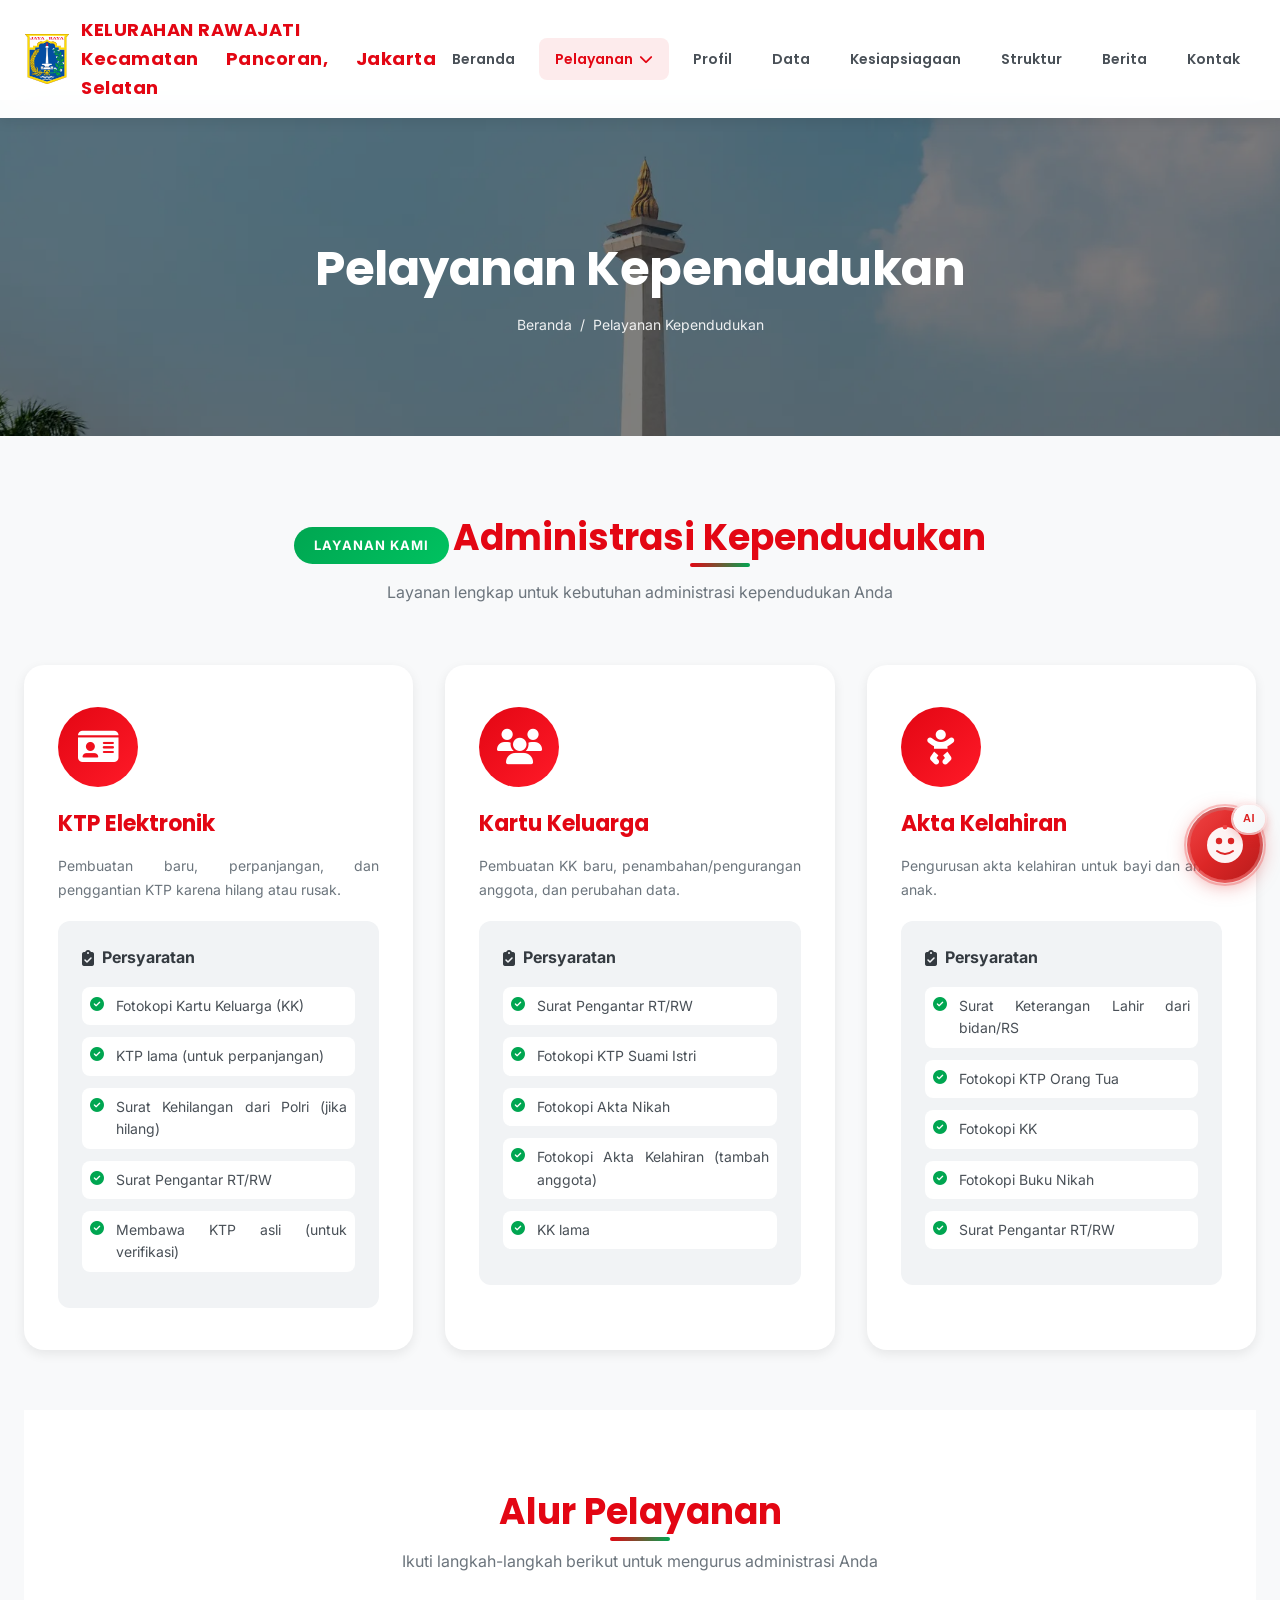
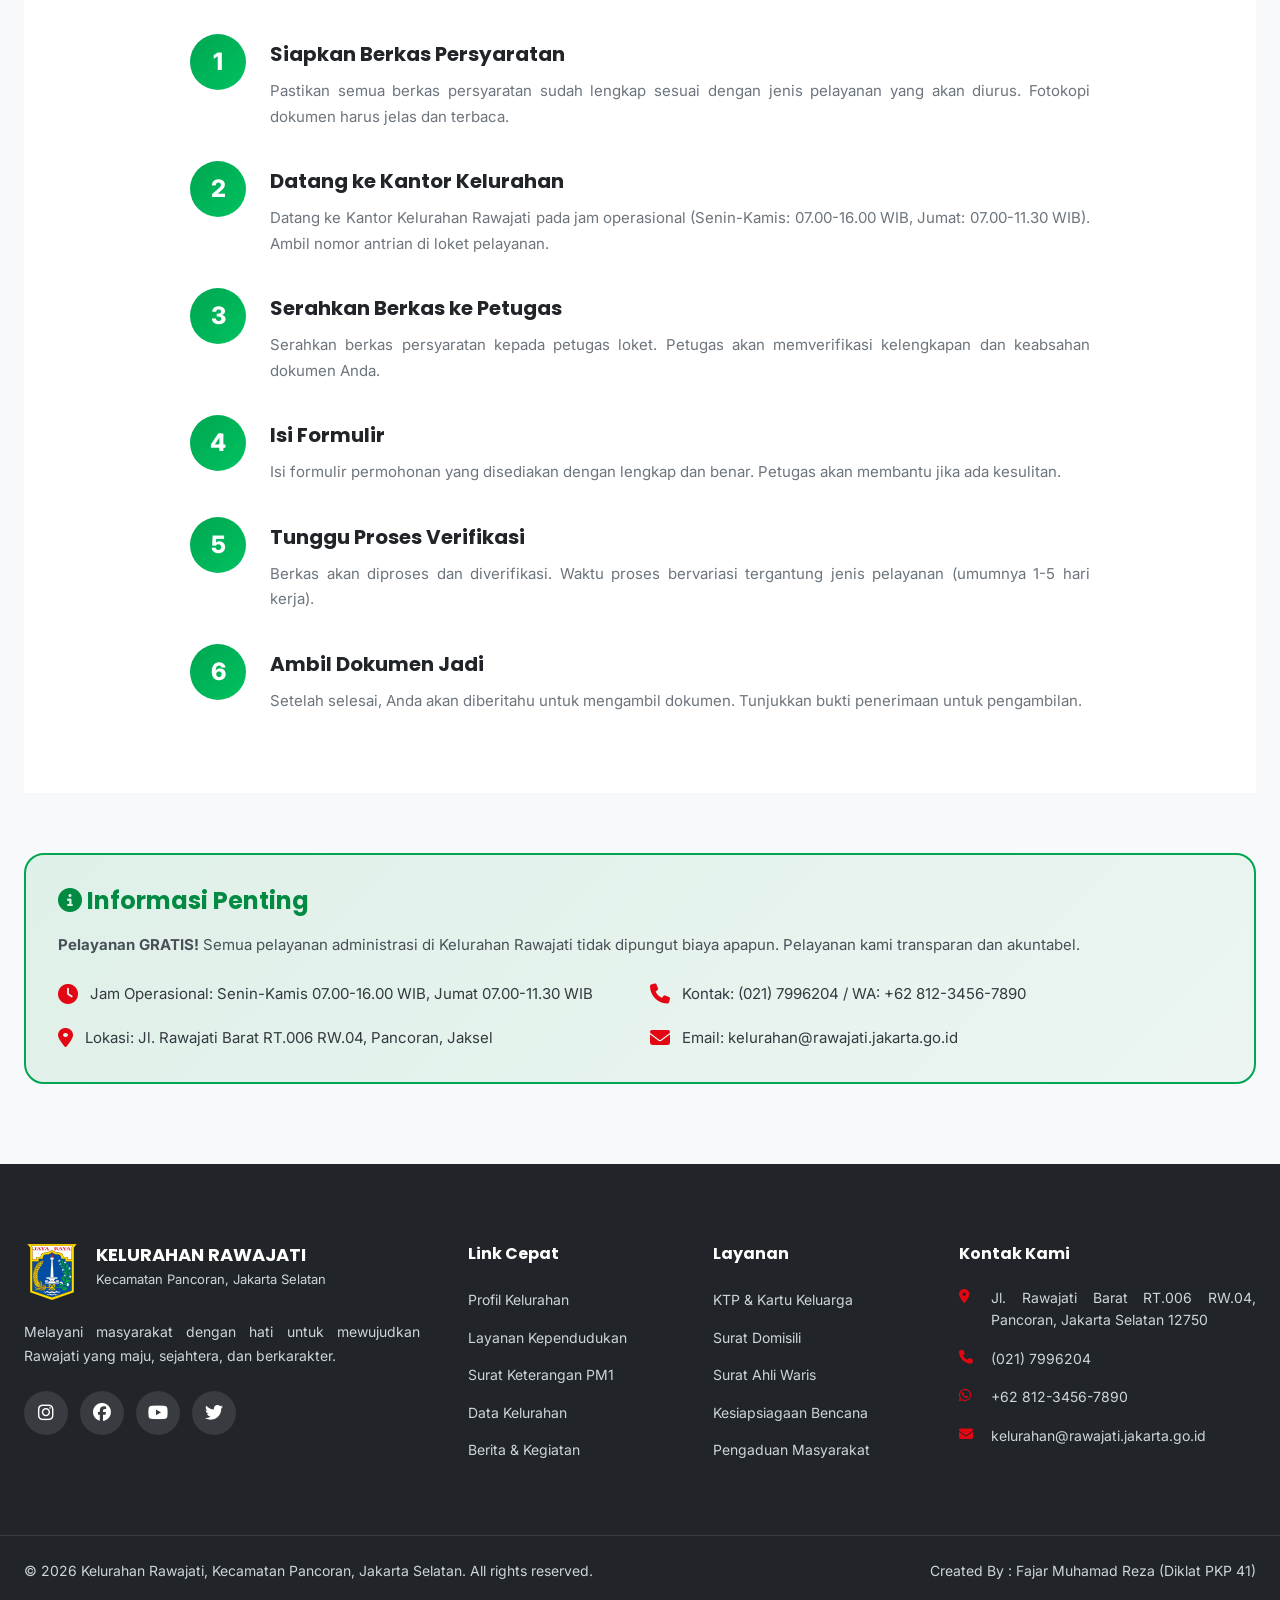
<file: pelayanan-kependudukan.html>
<!DOCTYPE html>
<html lang="id">
<head>
    <meta charset="UTF-8">
    <meta name="viewport" content="width=device-width, initial-scale=1.0">
    <meta name="description" content="Pelayanan Kependudukan - KTP, Kartu Keluarga, dan Administrasi Kependudukan Kelurahan Rawajati">
    <title>Pelayanan Kependudukan - Kelurahan Rawajati</title>
    
    <!-- Google Fonts -->
    <link rel="preconnect" href="https://fonts.googleapis.com">
    <link rel="preconnect" href="https://fonts.gstatic.com" crossorigin>
    <link href="https://fonts.googleapis.com/css2?family=Poppins:wght@300;400;500;600;700;800&family=Inter:wght@300;400;500;600;700&display=swap" rel="stylesheet">
    
    <!-- Font Awesome -->
    <link rel="stylesheet" href="https://cdnjs.cloudflare.com/ajax/libs/font-awesome/6.4.0/css/all.min.css">
    
    <!-- Custom CSS -->
    <link rel="stylesheet" href="css/style.css">
    
    <style>
        .page-header {
            background: url('../monas.webp') center/cover no-repeat fixed;
            padding: 140px 0 80px;
            text-align: center;
            color: var(--white);
            position: relative;
            overflow: hidden;
        }
        
        .page-header::before {
            content: '';
            position: absolute;
            top: 0;
            left: 0;
            right: 0;
            bottom: 0;
            background: rgba(0, 0, 0, 0.5);
        }
        
        .page-header h1 {
            font-size: clamp(32px, 4vw, 48px);
            margin-bottom: 16px;
            color: var(--white);
            position: relative;
            z-index: 1;
        }
        
        .breadcrumb {
            display: flex;
            justify-content: center;
            gap: 8px;
            font-size: 14px;
            opacity: 0.9;
            position: relative;
            z-index: 1;
        }
        
        .breadcrumb a {
            color: var(--white);
            transition: var(--transition);
        }
        
        .breadcrumb a:hover {
            color: var(--accent-tosca);
        }
        
        .service-detail {
            padding: 80px 0;
            background: var(--off-white);
        }
        
        .service-grid {
            display: grid;
            grid-template-columns: repeat(3, 1fr);
            gap: 32px;
            margin-bottom: 60px;
        }
        
        .service-item {
            background: var(--white);
            border-radius: var(--border-radius-lg);
            padding: 40px 32px;
            box-shadow: var(--shadow);
            transition: var(--transition);
            border: 2px solid transparent;
        }
        
        .service-item:hover {
            transform: translateY(-8px);
            box-shadow: var(--shadow-xl);
            border-color: var(--primary-red);
        }
        
        .service-item-icon {
            width: 80px;
            height: 80px;
            background: linear-gradient(135deg, var(--primary-red), var(--primary-red-light));
            border-radius: 50%;
            display: flex;
            align-items: center;
            justify-content: center;
            font-size: 36px;
            color: var(--white);
            margin-bottom: 24px;
        }
        
        .service-item h3 {
            font-size: 22px;
            margin-bottom: 16px;
            color: var(--primary-red);
        }
        
        .service-item p {
            font-size: 14px;
            color: var(--gray-600);
            line-height: 1.7;
            margin-bottom: 20px;
        }
        
        .checklist {
            background: var(--gray-100);
            padding: 24px;
            border-radius: var(--border-radius);
            margin-top: 20px;
        }
        
        .checklist-title {
            font-size: 16px;
            font-weight: 700;
            margin-bottom: 16px;
            color: var(--gray-800);
            display: flex;
            align-items: center;
            gap: 8px;
        }
        
        .checklist-items {
            list-style: none;
        }
        
        .checklist-items li {
            display: flex;
            align-items: flex-start;
            gap: 12px;
            margin-bottom: 12px;
            font-size: 14px;
            color: var(--gray-700);
            padding: 8px;
            background: var(--white);
            border-radius: 8px;
            transition: var(--transition);
        }
        
        .checklist-items li:hover {
            background: rgba(0, 166, 81, 0.05);
        }
        
        .checklist-items li i {
            color: var(--accent-tosca);
            margin-top: 2px;
        }
        
        .steps-section {
            padding: 80px 0;
            background: var(--white);
        }
        
        .steps-container {
            max-width: 900px;
            margin: 0 auto;
        }
        
        .step-item {
            display: flex;
            gap: 24px;
            margin-bottom: 32px;
            position: relative;
        }
        
        .step-item:last-child {
            margin-bottom: 0;
        }
        
        .step-number {
            width: 56px;
            height: 56px;
            background: linear-gradient(135deg, var(--accent-tosca), var(--accent-tosca-light));
            border-radius: 50%;
            display: flex;
            align-items: center;
            justify-content: center;
            font-size: 24px;
            font-weight: 800;
            color: var(--white);
            flex-shrink: 0;
        }
        
        .step-content {
            flex: 1;
            padding-top: 8px;
        }
        
        .step-content h4 {
            font-size: 20px;
            margin-bottom: 12px;
            color: var(--gray-900);
        }
        
        .step-content p {
            font-size: 15px;
            color: var(--gray-600);
            line-height: 1.7;
        }
        
        .info-box {
            background: linear-gradient(135deg, rgba(0, 166, 81, 0.1), rgba(0, 166, 81, 0.05));
            border: 2px solid var(--accent-tosca);
            border-radius: var(--border-radius-lg);
            padding: 32px;
            margin-top: 60px;
        }
        
        .info-box h3 {
            font-size: 24px;
            margin-bottom: 16px;
            color: var(--accent-tosca-dark);
        }
        
        .info-box p {
            font-size: 15px;
            color: var(--gray-700);
            line-height: 1.7;
            margin-bottom: 16px;
        }
        
        .info-grid {
            display: grid;
            grid-template-columns: repeat(2, 1fr);
            gap: 20px;
            margin-top: 24px;
        }
        
        .info-item {
            display: flex;
            align-items: center;
            gap: 12px;
            font-size: 15px;
            color: var(--gray-800);
        }
        
        .info-item i {
            color: var(--primary-red);
            font-size: 20px;
        }
        
        @media (max-width: 992px) {
            .service-grid {
                grid-template-columns: repeat(2, 1fr);
            }
        }
        
        @media (max-width: 768px) {
            .service-grid {
                grid-template-columns: 1fr;
            }
            
            .info-grid {
                grid-template-columns: 1fr;
            }
        }
    </style>
</head>
<body>
    <!-- Navigation -->
    <nav class="navbar" id="navbar">
        <div class="nav-container">
            <a href="index.html" class="nav-logo">
                <img src="emblem.svg" alt="Logo Pemprov DKI Jakarta" style="height: 50px; width: auto;">
                <div class="logo-text">
                    <span class="logo-title">KELURAHAN RAWAJATI</span>
                    <span class="logo-subtitle">Kecamatan Pancoran, Jakarta Selatan</span>
                </div>
            </a>
            
            <button class="nav-toggle" id="navToggle" aria-label="Toggle navigation">
                <span class="hamburger"></span>
            </button>
            
            <ul class="nav-menu" id="navMenu">
                <li class="nav-item"><a href="index.html" class="nav-link">Beranda</a></li>
                <li class="nav-item nav-dropdown">
                    <a href="#" class="nav-link dropdown-toggle active">Pelayanan <i class="fas fa-chevron-down"></i></a>
                    <ul class="dropdown-menu">
                        <li><a href="pelayanan-kependudukan.html" class="active">Kependudukan</a></li>
                        <li><a href="pelayanan-pm1.html">PM1 (Surat Keterangan)</a></li>
                        <li><a href="pelayanan-ahli-waris.html">Surat Ahli Waris</a></li>
                    </ul>
                </li>
                <li class="nav-item"><a href="profil.html" class="nav-link">Profil</a></li>
                <li class="nav-item"><a href="data.html" class="nav-link">Data</a></li>
                <li class="nav-item"><a href="kesiapsiagaan.html" class="nav-link">Kesiapsiagaan</a></li>
                <li class="nav-item"><a href="struktur.html" class="nav-link">Struktur</a></li>
                <li class="nav-item"><a href="berita.html" class="nav-link">Berita</a></li>
                <li class="nav-item"><a href="kontak.html" class="nav-link">Kontak</a></li>
            </ul>
        </div>
    </nav>

    <!-- Page Header -->
    <section class="page-header">
        <h1>Pelayanan Kependudukan</h1>
        <div class="breadcrumb">
            <a href="index.html">Beranda</a>
            <span>/</span>
            <span>Pelayanan Kependudukan</span>
        </div>
    </section>

    <!-- Service Detail -->
    <section class="service-detail">
        <div class="container">
            <div class="section-header">
                <span class="section-badge">Layanan Kami</span>
                <h2 class="section-title">Administrasi Kependudukan</h2>
                <p class="section-subtitle">Layanan lengkap untuk kebutuhan administrasi kependudukan Anda</p>
            </div>
            
            <div class="service-grid">
                <!-- KTP -->
                <div class="service-item">
                    <div class="service-item-icon">
                        <i class="fas fa-id-card"></i>
                    </div>
                    <h3>KTP Elektronik</h3>
                    <p>Pembuatan baru, perpanjangan, dan penggantian KTP karena hilang atau rusak.</p>
                    
                    <div class="checklist">
                        <div class="checklist-title">
                            <i class="fas fa-clipboard-check"></i>
                            Persyaratan
                        </div>
                        <ul class="checklist-items">
                            <li><i class="fas fa-check-circle"></i> Fotokopi Kartu Keluarga (KK)</li>
                            <li><i class="fas fa-check-circle"></i> KTP lama (untuk perpanjangan)</li>
                            <li><i class="fas fa-check-circle"></i> Surat Kehilangan dari Polri (jika hilang)</li>
                            <li><i class="fas fa-check-circle"></i> Surat Pengantar RT/RW</li>
                            <li><i class="fas fa-check-circle"></i> Membawa KTP asli (untuk verifikasi)</li>
                        </ul>
                    </div>
                </div>
                
                <!-- KK -->
                <div class="service-item">
                    <div class="service-item-icon">
                        <i class="fas fa-users"></i>
                    </div>
                    <h3>Kartu Keluarga</h3>
                    <p>Pembuatan KK baru, penambahan/pengurangan anggota, dan perubahan data.</p>
                    
                    <div class="checklist">
                        <div class="checklist-title">
                            <i class="fas fa-clipboard-check"></i>
                            Persyaratan
                        </div>
                        <ul class="checklist-items">
                            <li><i class="fas fa-check-circle"></i> Surat Pengantar RT/RW</li>
                            <li><i class="fas fa-check-circle"></i> Fotokopi KTP Suami Istri</li>
                            <li><i class="fas fa-check-circle"></i> Fotokopi Akta Nikah</li>
                            <li><i class="fas fa-check-circle"></i> Fotokopi Akta Kelahiran (tambah anggota)</li>
                            <li><i class="fas fa-check-circle"></i> KK lama</li>
                        </ul>
                    </div>
                </div>
                
                <!-- Akta Kelahiran -->
                <div class="service-item">
                    <div class="service-item-icon">
                        <i class="fas fa-baby"></i>
                    </div>
                    <h3>Akta Kelahiran</h3>
                    <p>Pengurusan akta kelahiran untuk bayi dan anak-anak.</p>
                    
                    <div class="checklist">
                        <div class="checklist-title">
                            <i class="fas fa-clipboard-check"></i>
                            Persyaratan
                        </div>
                        <ul class="checklist-items">
                            <li><i class="fas fa-check-circle"></i> Surat Keterangan Lahir dari bidan/RS</li>
                            <li><i class="fas fa-check-circle"></i> Fotokopi KTP Orang Tua</li>
                            <li><i class="fas fa-check-circle"></i> Fotokopi KK</li>
                            <li><i class="fas fa-check-circle"></i> Fotokopi Buku Nikah</li>
                            <li><i class="fas fa-check-circle"></i> Surat Pengantar RT/RW</li>
                        </ul>
                    </div>
                </div>
            </div>
            
            <!-- Steps -->
            <div class="steps-section">
                <div class="steps-container">
                    <div class="section-header">
                        <h2 class="section-title">Alur Pelayanan</h2>
                        <p class="section-subtitle">Ikuti langkah-langkah berikut untuk mengurus administrasi Anda</p>
                    </div>
                    
                    <div class="step-item">
                        <div class="step-number">1</div>
                        <div class="step-content">
                            <h4>Siapkan Berkas Persyaratan</h4>
                            <p>Pastikan semua berkas persyaratan sudah lengkap sesuai dengan jenis pelayanan yang akan diurus. Fotokopi dokumen harus jelas dan terbaca.</p>
                        </div>
                    </div>
                    
                    <div class="step-item">
                        <div class="step-number">2</div>
                        <div class="step-content">
                            <h4>Datang ke Kantor Kelurahan</h4>
                            <p>Datang ke Kantor Kelurahan Rawajati pada jam operasional (Senin-Kamis: 07.00-16.00 WIB, Jumat: 07.00-11.30 WIB). Ambil nomor antrian di loket pelayanan.</p>
                        </div>
                    </div>
                    
                    <div class="step-item">
                        <div class="step-number">3</div>
                        <div class="step-content">
                            <h4>Serahkan Berkas ke Petugas</h4>
                            <p>Serahkan berkas persyaratan kepada petugas loket. Petugas akan memverifikasi kelengkapan dan keabsahan dokumen Anda.</p>
                        </div>
                    </div>
                    
                    <div class="step-item">
                        <div class="step-number">4</div>
                        <div class="step-content">
                            <h4>Isi Formulir</h4>
                            <p>Isi formulir permohonan yang disediakan dengan lengkap dan benar. Petugas akan membantu jika ada kesulitan.</p>
                        </div>
                    </div>
                    
                    <div class="step-item">
                        <div class="step-number">5</div>
                        <div class="step-content">
                            <h4>Tunggu Proses Verifikasi</h4>
                            <p>Berkas akan diproses dan diverifikasi. Waktu proses bervariasi tergantung jenis pelayanan (umumnya 1-5 hari kerja).</p>
                        </div>
                    </div>
                    
                    <div class="step-item">
                        <div class="step-number">6</div>
                        <div class="step-content">
                            <h4>Ambil Dokumen Jadi</h4>
                            <p>Setelah selesai, Anda akan diberitahu untuk mengambil dokumen. Tunjukkan bukti penerimaan untuk pengambilan.</p>
                        </div>
                    </div>
                </div>
            </div>
            
            <!-- Info Box -->
            <div class="info-box">
                <h3><i class="fas fa-info-circle"></i> Informasi Penting</h3>
                <p><strong>Pelayanan GRATIS!</strong> Semua pelayanan administrasi di Kelurahan Rawajati tidak dipungut biaya apapun. Pelayanan kami transparan dan akuntabel.</p>
                
                <div class="info-grid">
                    <div class="info-item">
                        <i class="fas fa-clock"></i>
                        <span>Jam Operasional: Senin-Kamis 07.00-16.00 WIB, Jumat 07.00-11.30 WIB</span>
                    </div>
                    <div class="info-item">
                        <i class="fas fa-phone"></i>
                        <span>Kontak: (021) 7996204 / WA: +62 812-3456-7890</span>
                    </div>
                    <div class="info-item">
                        <i class="fas fa-map-marker-alt"></i>
                        <span>Lokasi: Jl. Rawajati Barat RT.006 RW.04, Pancoran, Jaksel</span>
                    </div>
                    <div class="info-item">
                        <i class="fas fa-envelope"></i>
                        <span>Email: kelurahan@rawajati.jakarta.go.id</span>
                    </div>
                </div>
            </div>
        </div>
    </section>

    <!-- Footer -->
    <footer class="footer">
        <div class="footer-top">
            <div class="container">
                <div class="footer-grid">
                    <div class="footer-col">
                        <div class="footer-logo">
                            <img src="emblem.svg" alt="Logo Pemprov DKI Jakarta">
                            <div class="footer-logo-text">
                                <h3>KELURAHAN RAWAJATI</h3>
                                <p>Kecamatan Pancoran, Jakarta Selatan</p>
                            </div>
                        </div>
                        <p class="footer-desc">
                            Melayani masyarakat dengan hati untuk mewujudkan Rawajati yang maju, sejahtera, dan berkarakter.
                        </p>
                        <div class="footer-social">
                            <a href="https://instagram.com/kelurahan_rawajati" target="_blank"><i class="fab fa-instagram"></i></a>
                            <a href="#" target="_blank"><i class="fab fa-facebook"></i></a>
                            <a href="#" target="_blank"><i class="fab fa-youtube"></i></a>
                            <a href="#" target="_blank"><i class="fab fa-twitter"></i></a>
                        </div>
                    </div>
                    
                    <div class="footer-col">
                        <h4>Link Cepat</h4>
                        <ul class="footer-links">
                            <li><a href="profil.html">Profil Kelurahan</a></li>
                            <li><a href="pelayanan-kependudukan.html">Layanan Kependudukan</a></li>
                            <li><a href="pelayanan-pm1.html">Surat Keterangan PM1</a></li>
                            <li><a href="data.html">Data Kelurahan</a></li>
                            <li><a href="berita.html">Berita & Kegiatan</a></li>
                        </ul>
                    </div>
                    
                    <div class="footer-col">
                        <h4>Layanan</h4>
                        <ul class="footer-links">
                            <li><a href="pelayanan-kependudukan.html">KTP & Kartu Keluarga</a></li>
                            <li><a href="pelayanan-pm1.html">Surat Domisili</a></li>
                            <li><a href="pelayanan-ahli-waris.html">Surat Ahli Waris</a></li>
                            <li><a href="kesiapsiagaan.html">Kesiapsiagaan Bencana</a></li>
                            <li><a href="kontak.html">Pengaduan Masyarakat</a></li>
                        </ul>
                    </div>
                    
                    <div class="footer-col">
                        <h4>Kontak Kami</h4>
                        <ul class="footer-contact">
                            <li>
                                <i class="fas fa-map-marker-alt"></i>
                                <span>Jl. Rawajati Barat RT.006 RW.04, Pancoran, Jakarta Selatan 12750</span>
                            </li>
                            <li>
                                <i class="fas fa-phone"></i>
                                <span>(021) 7996204</span>
                            </li>
                            <li>
                                <i class="fab fa-whatsapp"></i>
                                <span>+62 812-3456-7890</span>
                            </li>
                            <li>
                                <i class="fas fa-envelope"></i>
                                <span>kelurahan@rawajati.jakarta.go.id</span>
                            </li>
                        </ul>
                    </div>
                </div>
            </div>
        </div>
        
        <div class="footer-bottom">
            <div class="container">
                <div class="footer-bottom-content">
                    <p>&copy; 2026 Kelurahan Rawajati, Kecamatan Pancoran, Jakarta Selatan. All rights reserved.</p>
                    <div class="footer-credits">
                        <span>Created By : Fajar Muhamad Reza (Diklat PKP 41)</span>
                    </div>
                </div>
            </div>
        </div>
    </footer>

    <!-- Scroll to Top Button -->
    <button class="scroll-to-top" id="scrollToTop" aria-label="Scroll to top">
        <i class="fas fa-arrow-up"></i>
    </button>

    <!-- Scripts -->
    <script src="js/main.js"></script>
<script src="js/chatbot.js"></script>`n</body>
</html>
</file>
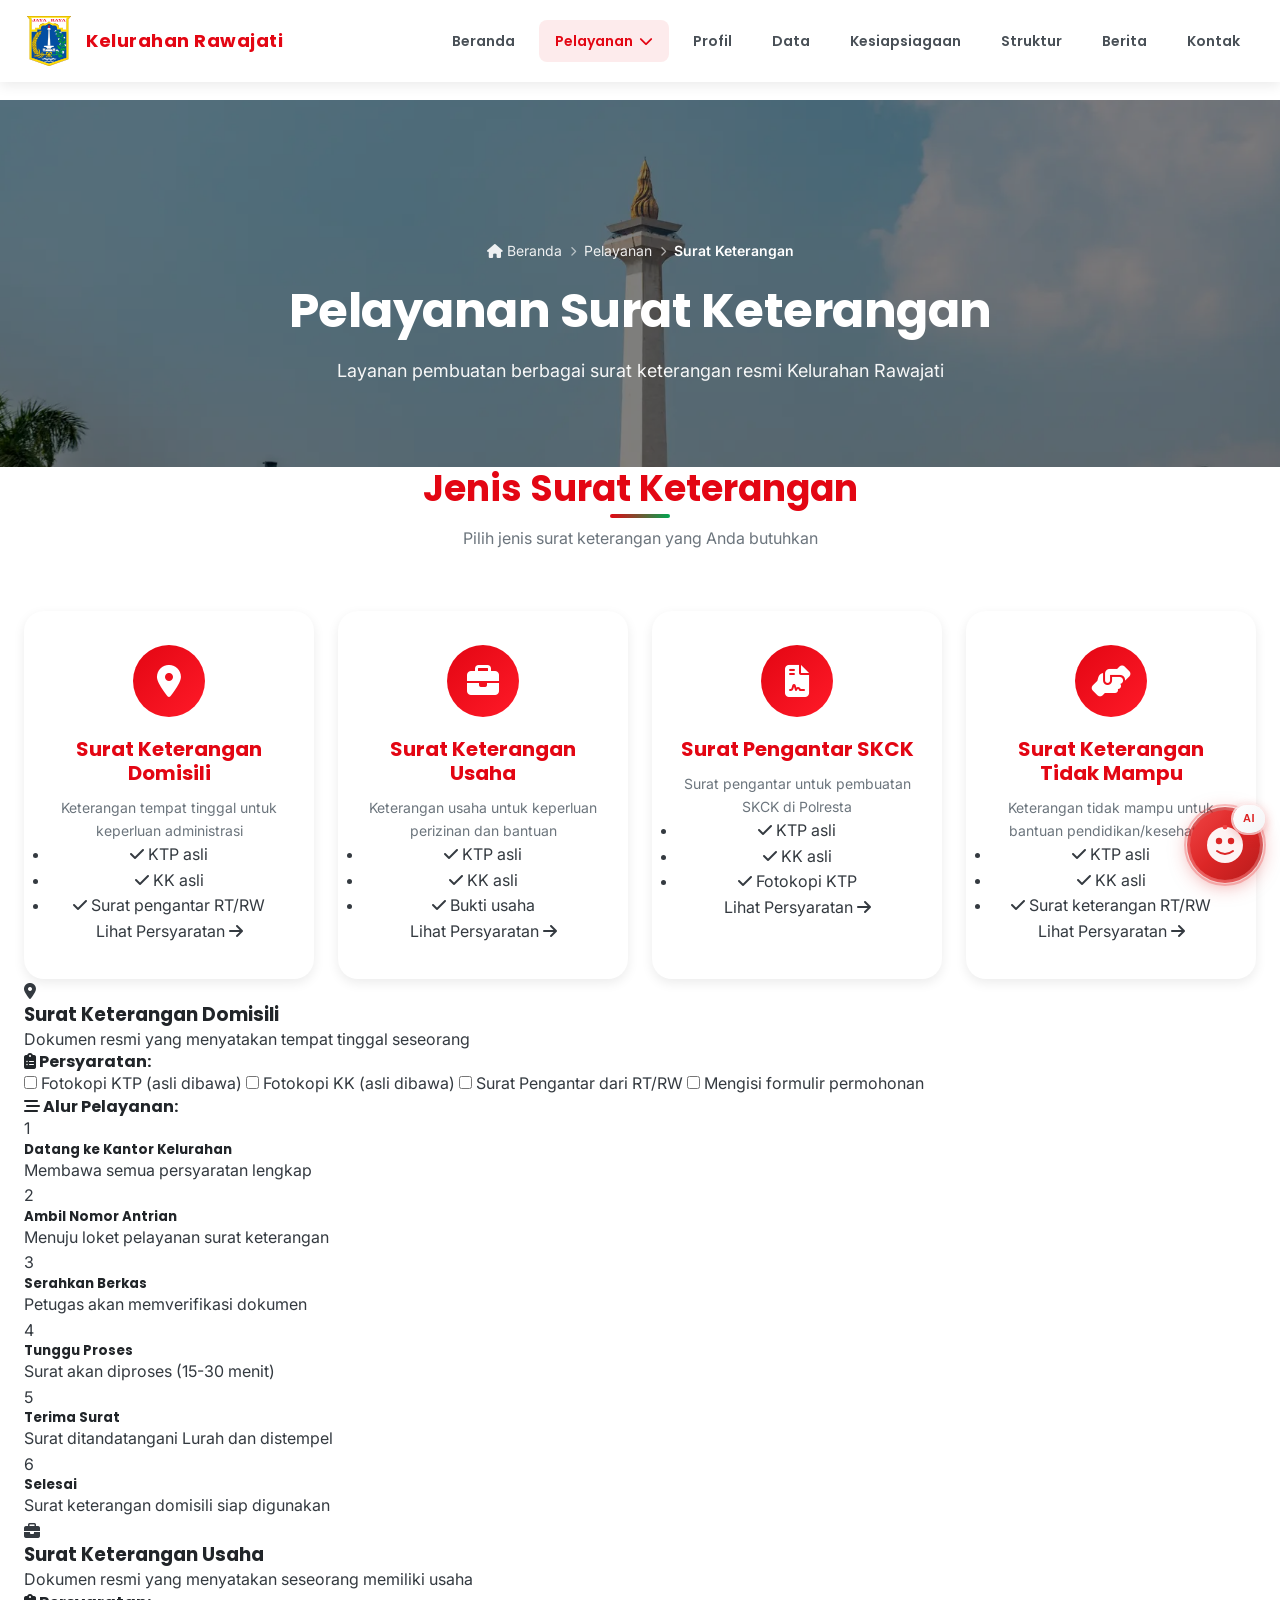
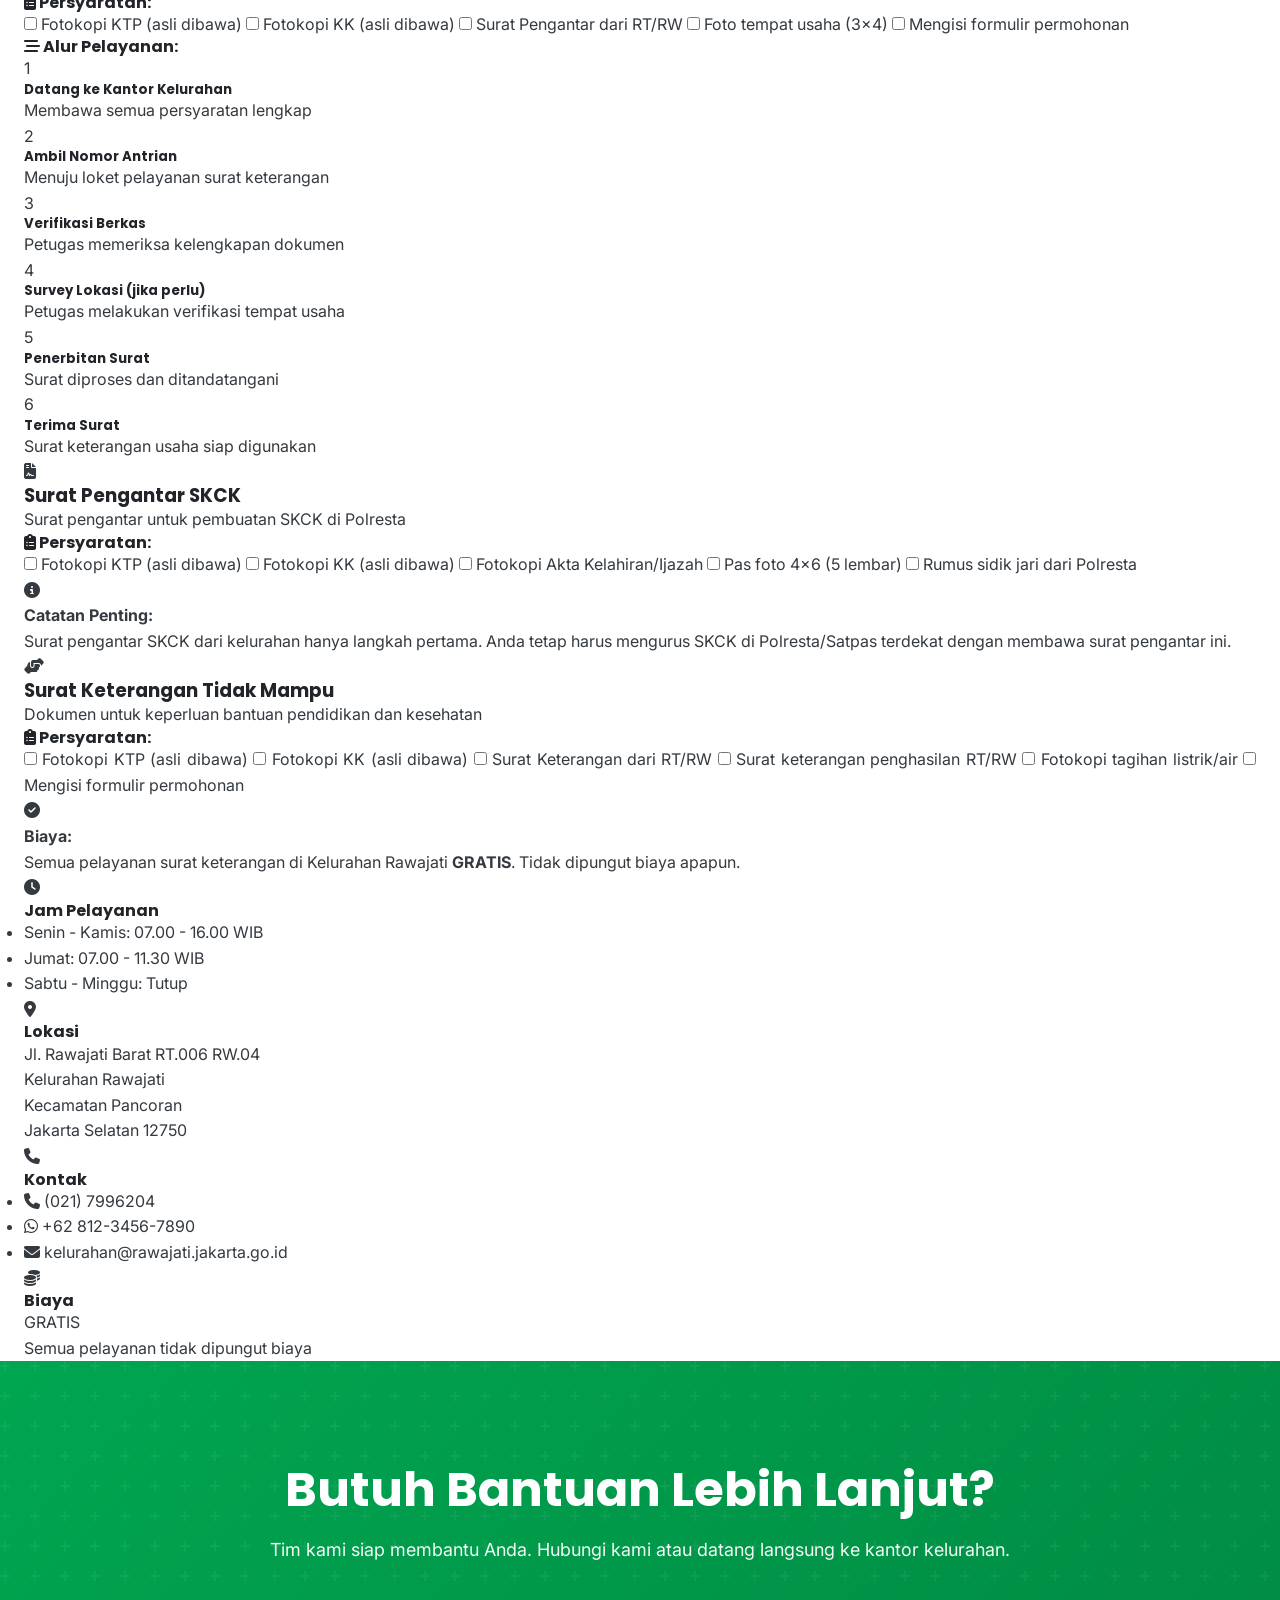
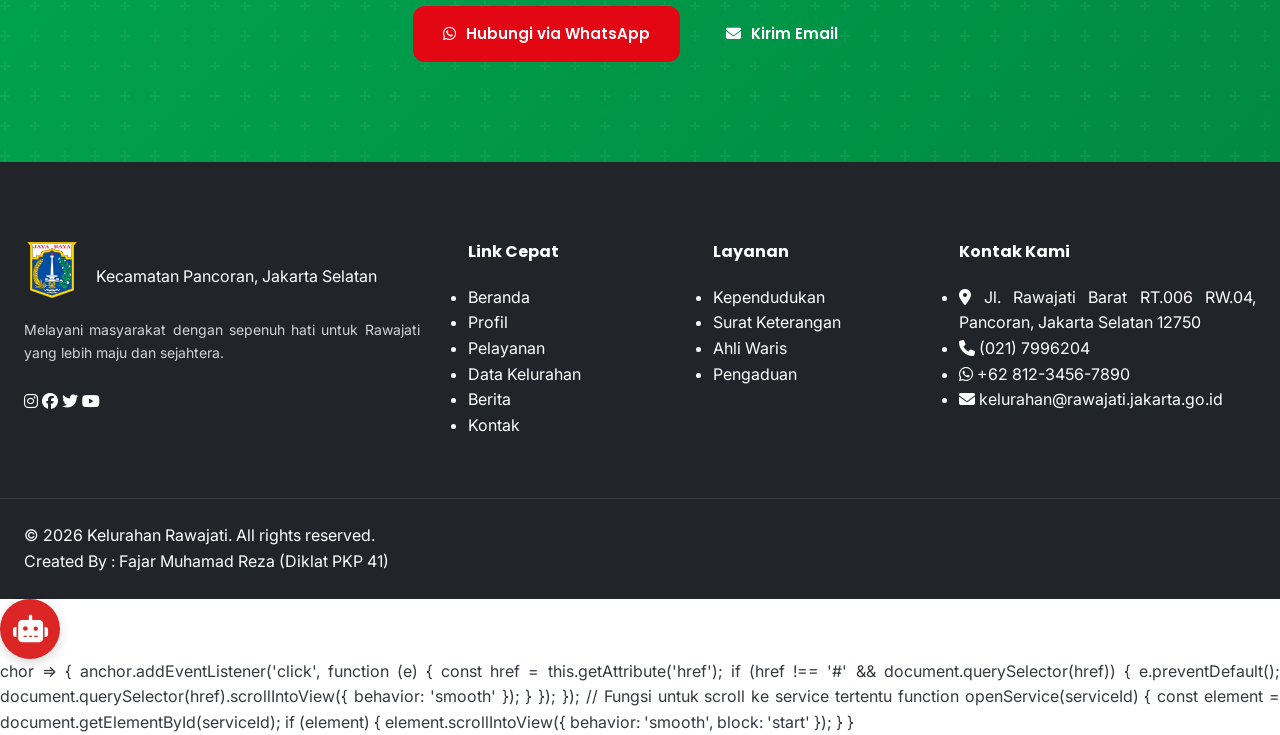
<file: pelayanan-pm1.html>
<!DOCTYPE html>
<html lang="id">
<head>
    <meta charset="UTF-8">
    <meta name="viewport" content="width=device-width, initial-scale=1.0">
    <title>Pelayanan PM1 - Surat Keterangan | Kelurahan Rawajati</title>
    <meta name="description" content="Layanan Surat Keterangan Domisili, Usaha, dan SKCK Kelurahan Rawajati. Proses cepat, mudah, dan gratis.">
    
    <!-- Google Fonts -->
    <link rel="preconnect" href="https://fonts.googleapis.com">
    <link rel="preconnect" href="https://fonts.gstatic.com" crossorigin>
    <link href="https://fonts.googleapis.com/css2?family=Inter:wght@400;500;600;700&family=Poppins:wght@500;600;700;800&display=swap" rel="stylesheet">
    
    <!-- Font Awesome -->
    <link rel="stylesheet" href="https://cdnjs.cloudflare.com/ajax/libs/font-awesome/6.4.0/css/all.min.css">
    
    <!-- Styles -->
    <link rel="stylesheet" href="css/style.css">
</head>
<body>
    <!-- Navigation -->
    <nav class="navbar" id="navbar">
        <div class="nav-container">
            <a href="index.html" class="nav-logo">
                <img src="emblem.svg" alt="Logo Pemprov DKI Jakarta" style="height: 50px; width: auto;">
                <span>Kelurahan Rawajati</span>
            </a>
            
            <button class="nav-toggle" id="navToggle" aria-label="Toggle navigation">
                <span class="hamburger"></span>
            </button>
            
            <ul class="nav-menu" id="navMenu">
                <li class="nav-item"><a href="index.html" class="nav-link">Beranda</a></li>
                <li class="nav-item nav-dropdown">
                    <a href="#" class="nav-link dropdown-toggle active">Pelayanan <i class="fas fa-chevron-down"></i></a>
                    <ul class="dropdown-menu">
                        <li><a href="pelayanan-kependudukan.html">Kependudukan</a></li>
                        <li><a href="pelayanan-pm1.html" class="active">PM1 (Surat Keterangan)</a></li>
                        <li><a href="pelayanan-ahli-waris.html">Surat Ahli Waris</a></li>
                    </ul>
                </li>
                <li class="nav-item"><a href="profil.html" class="nav-link">Profil</a></li>
                <li class="nav-item"><a href="data.html" class="nav-link">Data</a></li>
                <li class="nav-item"><a href="kesiapsiagaan.html" class="nav-link">Kesiapsiagaan</a></li>
                <li class="nav-item"><a href="struktur.html" class="nav-link">Struktur</a></li>
                <li class="nav-item"><a href="berita.html" class="nav-link">Berita</a></li>
                <li class="nav-item"><a href="kontak.html" class="nav-link">Kontak</a></li>
            </ul>
        </div>
    </nav>

    <!-- Page Header -->
    <section class="page-header">
        <div class="page-header-content">
            <div class="breadcrumb">
                <a href="index.html"><i class="fas fa-home"></i> Beranda</a>
                <span class="separator"><i class="fas fa-chevron-right"></i></span>
                <a href="#">Pelayanan</a>
                <span class="separator"><i class="fas fa-chevron-right"></i></span>
                <span class="current">Surat Keterangan</span>
            </div>
            <h1>Pelayanan Surat Keterangan</h1>
            <p>Layanan pembuatan berbagai surat keterangan resmi Kelurahan Rawajati</p>
        </div>
    </section>

    <!-- Service Cards -->
    <section class="services-section">
        <div class="container">
            <div class="section-header">
                <h2>Jenis Surat Keterangan</h2>
                <p>Pilih jenis surat keterangan yang Anda butuhkan</p>
            </div>
            
            <div class="services-grid">
                <!-- Surat Domisili -->
                <div class="service-card" onclick="openService('domisili')">
                    <div class="service-icon">
                        <i class="fas fa-map-marker-alt"></i>
                    </div>
                    <h3>Surat Keterangan Domisili</h3>
                    <p>Keterangan tempat tinggal untuk keperluan administrasi</p>
                    <ul class="service-features">
                        <li><i class="fas fa-check"></i> KTP asli</li>
                        <li><i class="fas fa-check"></i> KK asli</li>
                        <li><i class="fas fa-check"></i> Surat pengantar RT/RW</li>
                    </ul>
                    <a href="#domisili" class="service-btn">Lihat Persyaratan <i class="fas fa-arrow-right"></i></a>
                </div>
                
                <!-- Surat Usaha -->
                <div class="service-card" onclick="openService('usaha')">
                    <div class="service-icon">
                        <i class="fas fa-briefcase"></i>
                    </div>
                    <h3>Surat Keterangan Usaha</h3>
                    <p>Keterangan usaha untuk keperluan perizinan dan bantuan</p>
                    <ul class="service-features">
                        <li><i class="fas fa-check"></i> KTP asli</li>
                        <li><i class="fas fa-check"></i> KK asli</li>
                        <li><i class="fas fa-check"></i> Bukti usaha</li>
                    </ul>
                    <a href="#usaha" class="service-btn">Lihat Persyaratan <i class="fas fa-arrow-right"></i></a>
                </div>
                
                <!-- Surat SKCK -->
                <div class="service-card" onclick="openService('skck')">
                    <div class="service-icon">
                        <i class="fas fa-file-contract"></i>
                    </div>
                    <h3>Surat Pengantar SKCK</h3>
                    <p>Surat pengantar untuk pembuatan SKCK di Polresta</p>
                    <ul class="service-features">
                        <li><i class="fas fa-check"></i> KTP asli</li>
                        <li><i class="fas fa-check"></i> KK asli</li>
                        <li><i class="fas fa-check"></i> Fotokopi KTP</li>
                    </ul>
                    <a href="#skck" class="service-btn">Lihat Persyaratan <i class="fas fa-arrow-right"></i></a>
                </div>
                
                <!-- Surat Tidak Mampu -->
                <div class="service-card" onclick="openService('tidak-mampu')">
                    <div class="service-icon">
                        <i class="fas fa-hands-helping"></i>
                    </div>
                    <h3>Surat Keterangan Tidak Mampu</h3>
                    <p>Keterangan tidak mampu untuk bantuan pendidikan/kesehatan</p>
                    <ul class="service-features">
                        <li><i class="fas fa-check"></i> KTP asli</li>
                        <li><i class="fas fa-check"></i> KK asli</li>
                        <li><i class="fas fa-check"></i> Surat keterangan RT/RW</li>
                    </ul>
                    <a href="#tidak-mampu" class="service-btn">Lihat Persyaratan <i class="fas fa-arrow-right"></i></a>
                </div>
            </div>
        </div>
    </section>

    <!-- Detailed Requirements -->
    <section class="requirements-section" id="domisili">
        <div class="container">
            <div class="requirement-card">
                <div class="requirement-header">
                    <div class="requirement-icon">
                        <i class="fas fa-map-marker-alt"></i>
                    </div>
                    <div>
                        <h3>Surat Keterangan Domisili</h3>
                        <p>Dokumen resmi yang menyatakan tempat tinggal seseorang</p>
                    </div>
                </div>
                
                <div class="requirement-content">
                    <div class="requirements-list">
                        <h4><i class="fas fa-clipboard-list"></i> Persyaratan:</h4>
                        <div class="checklist">
                            <label class="checklist-item">
                                <input type="checkbox">
                                <span class="checkmark"></span>
                                <span>Fotokopi KTP (asli dibawa)</span>
                            </label>
                            <label class="checklist-item">
                                <input type="checkbox">
                                <span class="checkmark"></span>
                                <span>Fotokopi KK (asli dibawa)</span>
                            </label>
                            <label class="checklist-item">
                                <input type="checkbox">
                                <span class="checkmark"></span>
                                <span>Surat Pengantar dari RT/RW</span>
                            </label>
                            <label class="checklist-item">
                                <input type="checkbox">
                                <span class="checkmark"></span>
                                <span>Mengisi formulir permohonan</span>
                            </label>
                        </div>
                    </div>
                    
                    <div class="process-steps">
                        <h4><i class="fas fa-stream"></i> Alur Pelayanan:</h4>
                        <div class="steps">
                            <div class="step">
                                <div class="step-number">1</div>
                                <div class="step-content">
                                    <h5>Datang ke Kantor Kelurahan</h5>
                                    <p>Membawa semua persyaratan lengkap</p>
                                </div>
                            </div>
                            <div class="step">
                                <div class="step-number">2</div>
                                <div class="step-content">
                                    <h5>Ambil Nomor Antrian</h5>
                                    <p>Menuju loket pelayanan surat keterangan</p>
                                </div>
                            </div>
                            <div class="step">
                                <div class="step-number">3</div>
                                <div class="step-content">
                                    <h5>Serahkan Berkas</h5>
                                    <p>Petugas akan memverifikasi dokumen</p>
                                </div>
                            </div>
                            <div class="step">
                                <div class="step-number">4</div>
                                <div class="step-content">
                                    <h5>Tunggu Proses</h5>
                                    <p>Surat akan diproses (15-30 menit)</p>
                                </div>
                            </div>
                            <div class="step">
                                <div class="step-number">5</div>
                                <div class="step-content">
                                    <h5>Terima Surat</h5>
                                    <p>Surat ditandatangani Lurah dan distempel</p>
                                </div>
                            </div>
                            <div class="step">
                                <div class="step-number">6</div>
                                <div class="step-content">
                                    <h5>Selesai</h5>
                                    <p>Surat keterangan domisili siap digunakan</p>
                                </div>
                            </div>
                        </div>
                    </div>
                </div>
            </div>
        </div>
    </section>

    <section class="requirements-section" id="usaha">
        <div class="container">
            <div class="requirement-card">
                <div class="requirement-header">
                    <div class="requirement-icon">
                        <i class="fas fa-briefcase"></i>
                    </div>
                    <div>
                        <h3>Surat Keterangan Usaha</h3>
                        <p>Dokumen resmi yang menyatakan seseorang memiliki usaha</p>
                    </div>
                </div>
                
                <div class="requirement-content">
                    <div class="requirements-list">
                        <h4><i class="fas fa-clipboard-list"></i> Persyaratan:</h4>
                        <div class="checklist">
                            <label class="checklist-item">
                                <input type="checkbox">
                                <span class="checkmark"></span>
                                <span>Fotokopi KTP (asli dibawa)</span>
                            </label>
                            <label class="checklist-item">
                                <input type="checkbox">
                                <span class="checkmark"></span>
                                <span>Fotokopi KK (asli dibawa)</span>
                            </label>
                            <label class="checklist-item">
                                <input type="checkbox">
                                <span class="checkmark"></span>
                                <span>Surat Pengantar dari RT/RW</span>
                            </label>
                            <label class="checklist-item">
                                <input type="checkbox">
                                <span class="checkmark"></span>
                                <span>Foto tempat usaha (3x4)</span>
                            </label>
                            <label class="checklist-item">
                                <input type="checkbox">
                                <span class="checkmark"></span>
                                <span>Mengisi formulir permohonan</span>
                            </label>
                        </div>
                    </div>
                    
                    <div class="process-steps">
                        <h4><i class="fas fa-stream"></i> Alur Pelayanan:</h4>
                        <div class="steps">
                            <div class="step">
                                <div class="step-number">1</div>
                                <div class="step-content">
                                    <h5>Datang ke Kantor Kelurahan</h5>
                                    <p>Membawa semua persyaratan lengkap</p>
                                </div>
                            </div>
                            <div class="step">
                                <div class="step-number">2</div>
                                <div class="step-content">
                                    <h5>Ambil Nomor Antrian</h5>
                                    <p>Menuju loket pelayanan surat keterangan</p>
                                </div>
                            </div>
                            <div class="step">
                                <div class="step-number">3</div>
                                <div class="step-content">
                                    <h5>Verifikasi Berkas</h5>
                                    <p>Petugas memeriksa kelengkapan dokumen</p>
                                </div>
                            </div>
                            <div class="step">
                                <div class="step-number">4</div>
                                <div class="step-content">
                                    <h5>Survey Lokasi (jika perlu)</h5>
                                    <p>Petugas melakukan verifikasi tempat usaha</p>
                                </div>
                            </div>
                            <div class="step">
                                <div class="step-number">5</div>
                                <div class="step-content">
                                    <h5>Penerbitan Surat</h5>
                                    <p>Surat diproses dan ditandatangani</p>
                                </div>
                            </div>
                            <div class="step">
                                <div class="step-number">6</div>
                                <div class="step-content">
                                    <h5>Terima Surat</h5>
                                    <p>Surat keterangan usaha siap digunakan</p>
                                </div>
                            </div>
                        </div>
                    </div>
                </div>
            </div>
        </div>
    </section>

    <section class="requirements-section" id="skck">
        <div class="container">
            <div class="requirement-card">
                <div class="requirement-header">
                    <div class="requirement-icon">
                        <i class="fas fa-file-contract"></i>
                    </div>
                    <div>
                        <h3>Surat Pengantar SKCK</h3>
                        <p>Surat pengantar untuk pembuatan SKCK di Polresta</p>
                    </div>
                </div>
                
                <div class="requirement-content">
                    <div class="requirements-list">
                        <h4><i class="fas fa-clipboard-list"></i> Persyaratan:</h4>
                        <div class="checklist">
                            <label class="checklist-item">
                                <input type="checkbox">
                                <span class="checkmark"></span>
                                <span>Fotokopi KTP (asli dibawa)</span>
                            </label>
                            <label class="checklist-item">
                                <input type="checkbox">
                                <span class="checkmark"></span>
                                <span>Fotokopi KK (asli dibawa)</span>
                            </label>
                            <label class="checklist-item">
                                <input type="checkbox">
                                <span class="checkmark"></span>
                                <span>Fotokopi Akta Kelahiran/Ijazah</span>
                            </label>
                            <label class="checklist-item">
                                <input type="checkbox">
                                <span class="checkmark"></span>
                                <span>Pas foto 4x6 (5 lembar)</span>
                            </label>
                            <label class="checklist-item">
                                <input type="checkbox">
                                <span class="checkmark"></span>
                                <span>Rumus sidik jari dari Polresta</span>
                            </label>
                        </div>
                    </div>
                    
                    <div class="info-box warning">
                        <i class="fas fa-info-circle"></i>
                        <div>
                            <strong>Catatan Penting:</strong>
                            <p>Surat pengantar SKCK dari kelurahan hanya langkah pertama. Anda tetap harus mengurus SKCK di Polresta/Satpas terdekat dengan membawa surat pengantar ini.</p>
                        </div>
                    </div>
                </div>
            </div>
        </div>
    </section>

    <section class="requirements-section" id="tidak-mampu">
        <div class="container">
            <div class="requirement-card">
                <div class="requirement-header">
                    <div class="requirement-icon">
                        <i class="fas fa-hands-helping"></i>
                    </div>
                    <div>
                        <h3>Surat Keterangan Tidak Mampu</h3>
                        <p>Dokumen untuk keperluan bantuan pendidikan dan kesehatan</p>
                    </div>
                </div>
                
                <div class="requirement-content">
                    <div class="requirements-list">
                        <h4><i class="fas fa-clipboard-list"></i> Persyaratan:</h4>
                        <div class="checklist">
                            <label class="checklist-item">
                                <input type="checkbox">
                                <span class="checkmark"></span>
                                <span>Fotokopi KTP (asli dibawa)</span>
                            </label>
                            <label class="checklist-item">
                                <input type="checkbox">
                                <span class="checkmark"></span>
                                <span>Fotokopi KK (asli dibawa)</span>
                            </label>
                            <label class="checklist-item">
                                <input type="checkbox">
                                <span class="checkmark"></span>
                                <span>Surat Keterangan dari RT/RW</span>
                            </label>
                            <label class="checklist-item">
                                <input type="checkbox">
                                <span class="checkmark"></span>
                                <span>Surat keterangan penghasilan RT/RW</span>
                            </label>
                            <label class="checklist-item">
                                <input type="checkbox">
                                <span class="checkmark"></span>
                                <span>Fotokopi tagihan listrik/air</span>
                            </label>
                            <label class="checklist-item">
                                <input type="checkbox">
                                <span class="checkmark"></span>
                                <span>Mengisi formulir permohonan</span>
                            </label>
                        </div>
                    </div>
                    
                    <div class="info-box success">
                        <i class="fas fa-check-circle"></i>
                        <div>
                            <strong>Biaya:</strong>
                            <p>Semua pelayanan surat keterangan di Kelurahan Rawajati <strong>GRATIS</strong>. Tidak dipungut biaya apapun.</p>
                        </div>
                    </div>
                </div>
            </div>
        </div>
    </section>

    <!-- Info Section -->
    <section class="info-section">
        <div class="container">
            <div class="info-grid">
                <div class="info-card">
                    <div class="info-icon">
                        <i class="fas fa-clock"></i>
                    </div>
                    <h4>Jam Pelayanan</h4>
                    <ul>
                        <li>Senin - Kamis: 07.00 - 16.00 WIB</li>
                        <li>Jumat: 07.00 - 11.30 WIB</li>
                        <li>Sabtu - Minggu: Tutup</li>
                    </ul>
                </div>
                
                <div class="info-card">
                    <div class="info-icon">
                        <i class="fas fa-map-marker-alt"></i>
                    </div>
                    <h4>Lokasi</h4>
                    <p>Jl. Rawajati Barat RT.006 RW.04<br>Kelurahan Rawajati<br>Kecamatan Pancoran<br>Jakarta Selatan 12750</p>
                </div>
                
                <div class="info-card">
                    <div class="info-icon">
                        <i class="fas fa-phone"></i>
                    </div>
                    <h4>Kontak</h4>
                    <ul>
                        <li><i class="fas fa-phone"></i> (021) 7996204</li>
                        <li><i class="fab fa-whatsapp"></i> +62 812-3456-7890</li>
                        <li><i class="fas fa-envelope"></i> kelurahan@rawajati.jakarta.go.id</li>
                    </ul>
                </div>
                
                <div class="info-card">
                    <div class="info-icon">
                        <i class="fas fa-coins"></i>
                    </div>
                    <h4>Biaya</h4>
                    <p class="highlight">GRATIS</p>
                    <p>Semua pelayanan tidak dipungut biaya</p>
                </div>
            </div>
        </div>
    </section>

    <!-- CTA Section -->
    <section class="cta-section">
        <div class="container">
            <div class="cta-content">
                <h2>Butuh Bantuan Lebih Lanjut?</h2>
                <p>Tim kami siap membantu Anda. Hubungi kami atau datang langsung ke kantor kelurahan.</p>
                <div class="cta-buttons">
                    <a href="https://wa.me/6281234567890" class="btn btn-primary">
                        <i class="fab fa-whatsapp"></i> Hubungi via WhatsApp
                    </a>
                    <a href="kontak.html" class="btn btn-secondary">
                        <i class="fas fa-envelope"></i> Kirim Email
                    </a>
                </div>
            </div>
        </div>
    </section>

    <!-- Footer -->
    <footer class="footer">
        <div class="footer-top">
            <div class="container">
                <div class="footer-grid">
                    <div class="footer-col">
                        <div class="footer-logo">
                            <img src="emblem.svg" alt="Logo Pemprov DKI Jakarta">
                            <div>
                                <h3>Kelurahan Rawajati</h3>
                                <p>Kecamatan Pancoran, Jakarta Selatan</p>
                            </div>
                        </div>
                        <p class="footer-desc">Melayani masyarakat dengan sepenuh hati untuk Rawajati yang lebih maju dan sejahtera.</p>
                        <div class="social-links">
                            <a href="https://instagram.com/kelurahan_rawajati" target="_blank"><i class="fab fa-instagram"></i></a>
                            <a href="https://facebook.com" target="_blank"><i class="fab fa-facebook"></i></a>
                            <a href="https://twitter.com" target="_blank"><i class="fab fa-twitter"></i></a>
                            <a href="https://youtube.com" target="_blank"><i class="fab fa-youtube"></i></a>
                        </div>
                    </div>
                    
                    <div class="footer-col">
                        <h4>Link Cepat</h4>
                        <ul>
                            <li><a href="index.html">Beranda</a></li>
                            <li><a href="profil.html">Profil</a></li>
                            <li><a href="pelayanan-kependudukan.html">Pelayanan</a></li>
                            <li><a href="data.html">Data Kelurahan</a></li>
                            <li><a href="berita.html">Berita</a></li>
                            <li><a href="kontak.html">Kontak</a></li>
                        </ul>
                    </div>
                    
                    <div class="footer-col">
                        <h4>Layanan</h4>
                        <ul>
                            <li><a href="pelayanan-kependudukan.html">Kependudukan</a></li>
                            <li><a href="pelayanan-pm1.html">Surat Keterangan</a></li>
                            <li><a href="pelayanan-ahli-waris.html">Ahli Waris</a></li>
                            <li><a href="#">Pengaduan</a></li>
                        </ul>
                    </div>
                    
                    <div class="footer-col">
                        <h4>Kontak Kami</h4>
                        <ul class="contact-list">
                            <li><i class="fas fa-map-marker-alt"></i> Jl. Rawajati Barat RT.006 RW.04, Pancoran, Jakarta Selatan 12750</li>
                            <li><i class="fas fa-phone"></i> (021) 7996204</li>
                            <li><i class="fab fa-whatsapp"></i> +62 812-3456-7890</li>
                            <li><i class="fas fa-envelope"></i> kelurahan@rawajati.jakarta.go.id</li>
                        </ul>
                    </div>
                </div>
            </div>
        </div>
        
        <div class="footer-bottom">
            <div class="container">
                <p>&copy; 2026 Kelurahan Rawajati. All rights reserved.</p>
                <div class="footer-credits">
                    <span>Created By : Fajar Muhamad Reza (Diklat PKP 41)</span>
                </div>
            </div>
        </div>
    </footer>

    <!-- Chatbot Button -->
    <button class="scroll-to-top" id="scrollToTop" aria-label="Scroll to top">
        <i class="fas fa-arrow-up"></i>
    </button>
    
    <button class="chatbot-toggle" id="chatbot-toggle">
        <i class="fas fa-robot"></i>
    </button>

    <!-- Chatbot Window -->
    <div class="chatbot-window" id="chatbot-window">
        <div class="chatbot-header">
            <div class="chatbot-title">
                <i class="fas fa-robot"></i>
                <span>Rawajati AI</span>
            </div>
            <button class="chatbot-close" id="chatbot-close">
                <i class="fas fa-times"></i>
            </button>
        </div>
        <div class="chatbot-messages" id="chatbot-messages">
            <div class="message bot-message">
                <div class="message-content">
                    <p>Halo! Saya Rawajati AI. Ada yang bisa saya bantu terkait pelayanan surat keterangan?</p>
                </div>
            </div>
        </div>
        <div class="chatbot-input">
            <input type="text" id="chatbot-input" placeholder="Ketik pertanyaan Anda...">
            <button id="chatbot-send">
                <i class="fas fa-paper-plane"></i>
            </button>
        </div>
    </div>

    <!-- Scripts -->
    <script src="js/main.js"></script>
    <script src="js/chatbot.js"></script>
    <script>
        // Smooth scroll untuk anchor links
        document.querySelectorAll('a[href^="#"]').forEach(anchor => {
            anchor.addEventListener('click', function (e) {
                const href = this.getAttribute('href');
                if (href !== '#' && document.querySelector(href)) {
                    e.preventDefault();
                    document.querySelector(href).scrollIntoView({
                        behavior: 'smooth'
                    });
                }
            });
        });
        
        // Fungsi untuk scroll ke service tertentu
        function openService(serviceId) {
            const element = document.getElementById(serviceId);
            if (element) {
                element.scrollIntoView({ behavior: 'smooth', block: 'start' });
            }
        }
    </script>
</body>
</html>
chor => {
            anchor.addEventListener('click', function (e) {
                const href = this.getAttribute('href');
                if (href !== '#' && document.querySelector(href)) {
                    e.preventDefault();
                    document.querySelector(href).scrollIntoView({
                        behavior: 'smooth'
                    });
                }
            });
        });
        
        // Fungsi untuk scroll ke service tertentu
        function openService(serviceId) {
            const element = document.getElementById(serviceId);
            if (element) {
                element.scrollIntoView({ behavior: 'smooth', block: 'start' });
            }
        }
    </script>
</body>
</html>
</file>
<file: css/style.css>
/* ========================================
   KELURAHAN RAWAJATI - PREMIUM CSS
   Colors: Merah Putih (#E30613) + Tosca (#00A651)
   Fonts: Poppins (Headings) + Inter (Body)
   ======================================== */

/* CSS Variables */
:root {
    --primary-red: #E30613;
    --primary-red-dark: #c40510;
    --primary-red-light: #ff1a28;
    --accent-tosca: #00A651;
    --accent-tosca-dark: #008a42;
    --accent-tosca-light: #00c260;
    --white: #ffffff;
    --off-white: #f8f9fa;
    --gray-100: #f1f3f5;
    --gray-200: #e9ecef;
    --gray-300: #dee2e6;
    --gray-400: #ced4da;
    --gray-500: #adb5bd;
    --gray-600: #6c757d;
    --gray-700: #495057;
    --gray-800: #343a40;
    --gray-900: #212529;
    --black: #000000;
    
    --font-heading: 'Poppins', sans-serif;
    --font-body: 'Inter', sans-serif;
    
    --shadow-sm: 0 2px 4px rgba(0,0,0,0.05);
    --shadow: 0 4px 12px rgba(0,0,0,0.08);
    --shadow-md: 0 8px 24px rgba(0,0,0,0.1);
    --shadow-lg: 0 16px 48px rgba(0,0,0,0.12);
    --shadow-xl: 0 24px 64px rgba(0,0,0,0.16);
    
    --transition: all 0.3s ease;
    --transition-slow: all 0.5s ease;
    
    --border-radius: 12px;
    --border-radius-lg: 20px;
    --border-radius-xl: 30px;
}

/* Reset & Base */
* {
    margin: 0;
    padding: 0;
    box-sizing: border-box;
}

html {
    scroll-behavior: smooth;
}

body {
    font-family: var(--font-body);
    color: var(--gray-800);
    line-height: 1.6;
    overflow-x: hidden;
    text-align: justify;
}

h1, h2, h3, h4, h5, h6 {
    font-family: var(--font-heading);
    font-weight: 700;
    line-height: 1.2;
    color: var(--gray-900);
}

a {
    text-decoration: none;
    color: inherit;
    transition: var(--transition);
}

img {
    max-width: 100%;
    height: auto;
    display: block;
}

.container {
    max-width: 1400px;
    margin: 0 auto;
    padding: 0 24px;
}

/* ========================================
   NAVIGATION
   ======================================== */
.navbar {
    position: fixed;
    top: 0;
    left: 0;
    right: 0;
    background: rgba(255, 255, 255, 0.98);
    backdrop-filter: blur(20px);
    box-shadow: var(--shadow);
    z-index: 1000;
    transition: var(--transition);
}

.navbar.scrolled {
    box-shadow: var(--shadow-md);
}

.nav-container {
    max-width: 1400px;
    margin: 0 auto;
    padding: 16px 24px;
    display: flex;
    justify-content: space-between;
    align-items: center;
}

.nav-logo {
    display: flex;
    align-items: center;
    gap: 12px;
    transition: var(--transition);
}

.nav-logo:hover {
    transform: translateX(4px);
}

.nav-logo img {
    width: 50px !important;
    height: 50px !important;
    object-fit: contain;
    display: block !important;
    visibility: visible !important;
    opacity: 1 !important;
}

.nav-logo span {
    font-family: var(--font-heading);
    font-size: 18px;
    font-weight: 700;
    color: var(--primary-red);
    letter-spacing: 0.5px;
}

.logo-emblem {
    width: 48px;
    height: 48px;
}

.logo-img {
    width: 60px;
    height: 60px;
    object-fit: contain;
}

.logo-text {
    display: flex;
    flex-direction: column;
}

.logo-title {
    font-family: var(--font-heading);
    font-size: 16px;
    font-weight: 800;
    color: var(--primary-red);
    letter-spacing: 0.5px;
}

.logo-subtitle {
    font-size: 11px;
    color: var(--gray-600);
    font-weight: 500;
}

.nav-menu {
    display: flex;
    gap: 8px;
    list-style: none;
}

.nav-link {
    font-family: var(--font-heading);
    font-size: 14px;
    font-weight: 600;
    color: var(--gray-700);
    padding: 10px 16px;
    border-radius: 8px;
    transition: var(--transition);
    display: flex;
    align-items: center;
    gap: 6px;
}

.nav-link:hover,
.nav-link.active {
    color: var(--primary-red);
    background: rgba(227, 6, 19, 0.08);
}

/* Dropdown */
.nav-dropdown {
    position: relative;
}

.dropdown-menu {
    position: absolute;
    top: 100%;
    left: 0;
    background: var(--white);
    border-radius: var(--border-radius);
    box-shadow: var(--shadow-lg);
    list-style: none;
    min-width: 240px;
    opacity: 0;
    visibility: hidden;
    transform: translateY(10px);
    transition: var(--transition);
    padding: 8px;
    margin-top: 8px;
}

.nav-dropdown:hover .dropdown-menu {
    opacity: 1;
    visibility: visible;
    transform: translateY(0);
}

.dropdown-menu li a {
    display: block;
    padding: 12px 16px;
    font-size: 14px;
    font-weight: 500;
    color: var(--gray-700);
    border-radius: 8px;
    transition: var(--transition);
}

.dropdown-menu li a:hover {
    background: rgba(227, 6, 19, 0.08);
    color: var(--primary-red);
}

/* Mobile Toggle */
.nav-toggle {
    display: none;
    background: none;
    border: none;
    cursor: pointer;
    padding: 8px;
}

.hamburger {
    display: block;
    width: 24px;
    height: 2px;
    background: var(--gray-700);
    position: relative;
    transition: var(--transition);
}

.hamburger::before,
.hamburger::after {
    content: '';
    position: absolute;
    width: 24px;
    height: 2px;
    background: var(--gray-700);
    transition: var(--transition);
}

.hamburger::before {
    top: -8px;
}

.hamburger::after {
    bottom: -8px;
}

/* ========================================
   HERO SECTION
   ======================================== */
.hero {
    position: relative;
    min-height: 100vh;
    display: flex;
    align-items: center;
    justify-content: center;
    background: url('../monas.webp') center/cover no-repeat fixed;
    overflow: hidden;
    padding-top: 80px;
}

.hero::before {
    content: '';
    position: absolute;
    top: 0;
    left: 0;
    right: 0;
    bottom: 0;
    background: rgba(0, 0, 0, 0.5);
}

.hero-overlay {
    position: absolute;
    top: 0;
    left: 0;
    right: 0;
    bottom: 0;
    background: rgba(0, 0, 0, 0.4);
}

.hero-content {
    position: relative;
    z-index: 1;
    text-align: center;
    max-width: 900px;
    padding: 60px 24px;
    color: var(--white);
}

.hero-badge {
    display: inline-flex;
    align-items: center;
    gap: 8px;
    background: rgba(255, 255, 255, 0.15);
    backdrop-filter: blur(10px);
    padding: 10px 20px;
    border-radius: 50px;
    font-size: 14px;
    font-weight: 600;
    margin-bottom: 24px;
    border: 1px solid rgba(255, 255, 255, 0.2);
}

.hero-badge i {
    color: var(--accent-tosca);
}

.hero-title {
    font-size: clamp(36px, 6vw, 72px);
    font-weight: 800;
    margin-bottom: 24px;
    line-height: 1.1;
    color: var(--white);
}

.hero-title .highlight {
    color: var(--accent-tosca);
    text-shadow: 0 4px 20px rgba(0, 166, 81, 0.4);
}

.hero-subtitle {
    font-size: clamp(16px, 2vw, 20px);
    line-height: 1.7;
    opacity: 0.95;
    margin-bottom: 40px;
    max-width: 700px;
    margin-left: auto;
    margin-right: auto;
}

.hero-buttons {
    display: flex;
    gap: 16px;
    justify-content: center;
    flex-wrap: wrap;
    margin-bottom: 60px;
}

.hero-stats {
    display: grid;
    grid-template-columns: repeat(4, 1fr);
    gap: 24px;
    padding: 40px;
    background: rgba(255, 255, 255, 0.1);
    backdrop-filter: blur(20px);
    border-radius: var(--border-radius-lg);
    border: 1px solid rgba(255, 255, 255, 0.2);
}

.hero-stat-item {
    text-align: center;
}

.hero-stat-item .stat-number {
    color: var(--white) !important;
}

.hero-stat-item .stat-percent {
    color: white !important;
    font-size: 14px !important;
    font-weight: 500 !important;
    font-family: var(--font-body) !important;
    margin-left: 2px;
    display: inline-block;
    vertical-align: baseline;
}

.stat-number {
    display: block;
    font-family: var(--font-heading);
    font-size: 42px;
    font-weight: 800;
    color: var(--white);
    margin-bottom: 8px;
}

.stat-label {
    font-size: 14px;
    opacity: 1 !important;
    color: white !important;
    font-weight: 500;
}

.hero-scroll {
    position: absolute;
    bottom: 40px;
    left: 50%;
    transform: translateX(-50%);
    z-index: 1;
}

.scroll-indicator {
    display: flex;
    flex-direction: column;
    align-items: center;
    gap: 8px;
    color: var(--white);
    opacity: 0.8;
    transition: var(--transition);
}

.scroll-indicator:hover {
    opacity: 1;
    transform: translateY(4px);
}

/* ========================================
   BUTTONS
   ======================================== */
.btn {
    display: inline-flex;
    align-items: center;
    gap: 10px;
    padding: 14px 28px;
    font-family: var(--font-heading);
    font-size: 15px;
    font-weight: 600;
    border-radius: var(--border-radius);
    border: 2px solid transparent;
    cursor: pointer;
    transition: var(--transition);
    text-align: center;
}

.btn-primary {
    background: var(--primary-red);
    color: var(--white);
    border-color: var(--primary-red);
}

.btn-primary:hover {
    background: var(--primary-red-dark);
    border-color: var(--primary-red-dark);
    transform: translateY(-2px);
    box-shadow: var(--shadow-md);
}

.btn-outline {
    background: transparent;
    color: var(--white);
    border-color: var(--white);
}

.btn-outline:hover {
    background: var(--white);
    color: var(--primary-red);
}

.btn-outline-light {
    background: transparent;
    color: var(--white);
    border-color: rgba(255, 255, 255, 0.5);
}

.btn-outline-light:hover {
    background: var(--white);
    color: var(--primary-red);
    border-color: var(--white);
}

.btn-lg {
    padding: 16px 32px;
    font-size: 16px;
}

/* ========================================
   QUICK SERVICES
   ======================================== */
.quick-services {
    padding: 80px 0;
    background: var(--off-white);
    margin-top: -60px;
    position: relative;
    z-index: 2;
}

.services-grid {
    display: grid;
    grid-template-columns: repeat(4, 1fr);
    gap: 24px;
}

.service-card {
    background: var(--white);
    padding: 32px 24px;
    border-radius: var(--border-radius-lg);
    box-shadow: var(--shadow);
    text-align: center;
    transition: var(--transition);
    border: 2px solid transparent;
}

.service-card:hover {
    transform: translateY(-8px);
    box-shadow: var(--shadow-xl);
    border-color: var(--primary-red);
}

.service-icon {
    width: 72px;
    height: 72px;
    margin: 0 auto 20px;
    background: linear-gradient(135deg, var(--primary-red), var(--primary-red-light));
    border-radius: 50%;
    display: flex;
    align-items: center;
    justify-content: center;
    font-size: 32px;
    color: var(--white);
    transition: var(--transition);
}

.service-card:hover .service-icon {
    transform: scale(1.1) rotate(5deg);
}

.service-card h3 {
    font-size: 20px;
    margin-bottom: 12px;
    color: var(--primary-red);
}

.service-card p {
    font-size: 14px;
    color: var(--gray-600);
    line-height: 1.6;
}

/* ========================================
   SECTION HEADERS
   ======================================== */
.section-header {
    text-align: center;
    margin-bottom: 60px;
}

.section-badge {
    display: inline-block;
    background: linear-gradient(135deg, var(--accent-tosca), var(--accent-tosca-light));
    color: var(--white);
    padding: 8px 20px;
    border-radius: 50px;
    font-size: 13px;
    font-weight: 700;
    letter-spacing: 1px;
    margin-bottom: 16px;
    text-transform: uppercase;
}

.section-title {
    font-size: clamp(32px, 4vw, 48px);
    margin-bottom: 16px;
    color: var(--gray-900);
}

.section-subtitle {
    font-size: 18px;
    color: var(--gray-600);
    max-width: 600px;
    margin: 0 auto;
}

/* ========================================
   KEGIATAN & BERITA
   ======================================== */
.kegiatan {
    padding: 100px 0;
    background: var(--white);
}

.berita-grid {
    display: grid;
    grid-template-columns: 2fr 1fr 1fr;
    grid-template-rows: repeat(2, 1fr);
    gap: 24px;
    margin-bottom: 48px;
}

.berita-card {
    background: var(--white);
    border-radius: var(--border-radius-lg);
    overflow: hidden;
    box-shadow: var(--shadow);
    transition: var(--transition);
    display: flex;
    flex-direction: column;
}

.berita-card:hover {
    transform: translateY(-8px);
    box-shadow: var(--shadow-xl);
}

.berita-card.featured {
    grid-row: span 2;
}

.berita-image {
    position: relative;
    overflow: hidden;
    aspect-ratio: 16/10;
}

.berita-card.featured .berita-image {
    aspect-ratio: 16/9;
}

.berita-image img {
    width: 100%;
    height: 100%;
    object-fit: cover;
    transition: var(--transition-slow);
}

.berita-card:hover .berita-image img {
    transform: scale(1.1);
}

.berita-category {
    position: absolute;
    top: 16px;
    left: 16px;
    background: var(--primary-red);
    color: var(--white);
    padding: 6px 14px;
    border-radius: 50px;
    font-size: 12px;
    font-weight: 700;
    text-transform: uppercase;
    letter-spacing: 0.5px;
}

.berita-content {
    padding: 24px;
    flex: 1;
    display: flex;
    flex-direction: column;
}

.berita-meta {
    display: flex;
    gap: 16px;
    font-size: 13px;
    color: var(--gray-500);
    margin-bottom: 12px;
}

.berita-meta span {
    display: flex;
    align-items: center;
    gap: 6px;
}

.berita-title {
    font-size: 18px;
    margin-bottom: 12px;
    line-height: 1.4;
    color: var(--gray-900);
}

.berita-card.featured .berita-title {
    font-size: 28px;
}

.berita-excerpt {
    font-size: 15px;
    color: var(--gray-600);
    line-height: 1.7;
    margin-bottom: 20px;
    flex: 1;
}

.berita-link {
    display: inline-flex;
    align-items: center;
    gap: 8px;
    color: var(--primary-red);
    font-weight: 600;
    font-size: 14px;
    transition: var(--transition);
}

.berita-link:hover {
    gap: 12px;
}

.section-cta {
    text-align: center;
}

/* ========================================
   STATISTIK SECTION
   ======================================== */
.statistik-section {
    padding: 100px 0;
    background: linear-gradient(135deg, var(--gray-900) 0%, var(--gray-800) 100%);
    color: var(--white);
}

.statistik-section .section-title,
.statistik-section .section-subtitle {
    color: var(--white);
}

.statistik-grid {
    display: grid;
    grid-template-columns: repeat(6, 1fr);
    gap: 24px;
}

.statistik-card {
    background: rgba(255, 255, 255, 0.05);
    backdrop-filter: blur(10px);
    padding: 32px 24px;
    border-radius: var(--border-radius-lg);
    border: 1px solid rgba(255, 255, 255, 0.1);
    text-align: center;
    transition: var(--transition);
}

.statistik-card:hover {
    background: rgba(255, 255, 255, 0.1);
    transform: translateY(-8px);
}

.statistik-icon {
    width: 64px;
    height: 64px;
    margin: 0 auto 20px;
    border-radius: 50%;
    display: flex;
    align-items: center;
    justify-content: center;
    font-size: 28px;
    color: var(--white);
}

.bg-red { background: linear-gradient(135deg, var(--primary-red), var(--primary-red-light)); }
.bg-green { background: linear-gradient(135deg, var(--accent-tosca), var(--accent-tosca-light)); }
.bg-blue { background: linear-gradient(135deg, #0066ff, #0080ff); }
.bg-purple { background: linear-gradient(135deg, #8b5cf6, #a78bfa); }
.bg-orange { background: linear-gradient(135deg, #f97316, #fb923c); }
.bg-teal { background: linear-gradient(135deg, #14b8a6, #2dd4bf); }

.statistik-number {
    display: block;
    font-family: var(--font-heading);
    font-size: 36px;
    font-weight: 800;
    margin-bottom: 8px;
}

.statistik-label {
    font-size: 13px;
    opacity: 0.8;
    font-weight: 500;
}

/* ========================================
   KEUNGGULAN
   ======================================== */
.keunggulan {
    padding: 100px 0;
    background: var(--off-white);
}

.keunggulan-grid {
    display: grid;
    grid-template-columns: repeat(6, 1fr);
    gap: 24px;
}

.keunggulan-card {
    background: var(--white);
    padding: 32px 24px;
    border-radius: var(--border-radius-lg);
    box-shadow: var(--shadow);
    text-align: center;
    transition: var(--transition);
    border: 2px solid transparent;
}

.keunggulan-card:hover {
    transform: translateY(-8px);
    box-shadow: var(--shadow-xl);
    border-color: var(--accent-tosca);
}

.keunggulan-icon {
    width: 72px;
    height: 72px;
    margin: 0 auto 20px;
    background: linear-gradient(135deg, var(--accent-tosca), var(--accent-tosca-light));
    border-radius: 50%;
    display: flex;
    align-items: center;
    justify-content: center;
    font-size: 32px;
    color: var(--white);
    transition: var(--transition);
}

.keunggulan-card:hover .keunggulan-icon {
    transform: scale(1.1) rotate(5deg);
}

.keunggulan-card h3 {
    font-size: 18px;
    margin-bottom: 12px;
    color: var(--gray-900);
}

.keunggulan-card p {
    font-size: 14px;
    color: var(--gray-600);
    line-height: 1.6;
}

/* ========================================
   CTA SECTION
   ======================================== */
.cta-section {
    padding: 100px 0;
    background: linear-gradient(135deg, var(--accent-tosca) 0%, var(--accent-tosca-dark) 100%);
    position: relative;
    overflow: hidden;
}

.cta-section::before {
    content: '';
    position: absolute;
    top: 0;
    left: 0;
    right: 0;
    bottom: 0;
    background: url("data:image/svg+xml,%3Csvg width='60' height='60' viewBox='0 0 60 60' xmlns='http://www.w3.org/2000/svg'%3E%3Cg fill='none' fill-rule='evenodd'%3E%3Cg fill='%23ffffff' fill-opacity='0.05'%3E%3Cpath d='M36 34v-4h-2v4h-4v2h4v4h2v-4h4v-2h-4zm0-30V0h-2v4h-4v2h4v4h2V6h4V4h-4zM6 34v-4H4v4H0v2h4v4h2v-4h4v-2H6zM6 4V0H4v4H0v2h4v4h2V6h4V4H6z'/%3E%3C/g%3E%3C/g%3E%3C/svg%3E");
}

.cta-content {
    position: relative;
    text-align: center;
    max-width: 800px;
    margin: 0 auto;
    color: var(--white);
}

.cta-content h2 {
    font-size: clamp(32px, 4vw, 48px);
    margin-bottom: 16px;
    color: var(--white);
}

.cta-content p {
    font-size: 18px;
    opacity: 0.95;
    margin-bottom: 40px;
    line-height: 1.7;
}

.cta-buttons {
    display: flex;
    gap: 16px;
    justify-content: center;
    flex-wrap: wrap;
}

/* ========================================
   FOOTER
   ======================================== */
.footer {
    background: var(--gray-900);
    color: var(--white);
}

.footer-top {
    padding: 80px 0 60px;
}

.footer-grid {
    display: grid;
    grid-template-columns: 2fr 1fr 1fr 1.5fr;
    gap: 48px;
}

.footer-logo {
    display: flex;
    gap: 16px;
    margin-bottom: 20px;
}

.footer-logo img {
    width: 56px;
    height: 56px;
}

.footer-logo-text h3 {
    font-size: 18px;
    margin-bottom: 4px;
    color: var(--white);
}

.footer-logo-text p {
    font-size: 13px;
    color: var(--gray-400);
}

.footer-desc {
    font-size: 14px;
    color: var(--gray-400);
    line-height: 1.7;
    margin-bottom: 24px;
}

.footer-social {
    display: flex;
    gap: 12px;
}

.footer-social a {
    width: 44px;
    height: 44px;
    background: rgba(255, 255, 255, 0.1);
    border-radius: 50%;
    display: flex;
    align-items: center;
    justify-content: center;
    font-size: 18px;
    color: var(--white);
    transition: var(--transition);
}

.footer-social a:hover {
    background: var(--primary-red);
    transform: translateY(-4px);
}

.footer-col h4 {
    font-size: 16px;
    margin-bottom: 24px;
    color: var(--white);
}

.footer-links {
    list-style: none;
}

.footer-links li {
    margin-bottom: 12px;
}

.footer-links a {
    font-size: 14px;
    color: var(--gray-400);
    transition: var(--transition);
}

.footer-links a:hover {
    color: var(--primary-red);
    padding-left: 8px;
}

.footer-contact {
    list-style: none;
}

.footer-contact li {
    display: flex;
    gap: 12px;
    margin-bottom: 16px;
    font-size: 14px;
    color: var(--gray-400);
}

.footer-contact i {
    color: var(--primary-red);
    width: 20px;
    flex-shrink: 0;
    margin-top: 2px;
}

.footer-bottom {
    border-top: 1px solid rgba(255, 255, 255, 0.1);
    padding: 24px 0;
}

.footer-bottom-content {
    display: flex;
    justify-content: space-between;
    align-items: center;
    font-size: 14px;
    color: var(--gray-400);
}

.footer-credits .deerflow-link {
    color: var(--accent-tosca);
    font-weight: 600;
    transition: var(--transition);
}

.footer-credits .deerflow-link:hover {
    color: var(--accent-tosca-light);
}

/* ========================================
   SCROLL TO TOP BUTTON
   ======================================== */
.scroll-to-top {
    position: fixed;
    bottom: 100px;
    right: 30px;
    width: 50px;
    height: 50px;
    background: linear-gradient(135deg, var(--primary-red), var(--primary-red-dark));
    border: none;
    border-radius: 50%;
    color: var(--white);
    font-size: 20px;
    cursor: pointer;
    box-shadow: var(--shadow-lg);
    transition: var(--transition);
    z-index: 998;
    opacity: 0;
    visibility: hidden;
    transform: translateY(20px);
}

.scroll-to-top.active {
    opacity: 1;
    visibility: visible;
    transform: translateY(0);
}

.scroll-to-top:hover {
    background: linear-gradient(135deg, var(--primary-red-light), var(--primary-red));
    transform: translateY(-5px);
    box-shadow: var(--shadow-xl);
}

/* ========================================
   CHATBOT
   ======================================== */
.chatbot-container {
    position: fixed;
    bottom: 24px;
    right: 24px;
    z-index: 9999;
}

.chatbot-toggle {
    width: 64px;
    height: 64px;
    background: linear-gradient(135deg, var(--primary-red), var(--primary-red-dark));
    border: none;
    border-radius: 50%;
    color: var(--white);
    font-size: 28px;
    cursor: pointer;
    box-shadow: var(--shadow-lg);
    transition: var(--transition);
    position: relative;
}

.chatbot-toggle:hover {
    transform: scale(1.1);
    box-shadow: var(--shadow-xl);
}

.chatbot-badge {
    position: absolute;
    top: -4px;
    right: -4px;
    background: var(--accent-tosca);
    color: var(--white);
    font-size: 11px;
    font-weight: 700;
    padding: 4px 8px;
    border-radius: 12px;
    border: 2px solid var(--white);
}

.chatbot-window {
    position: absolute;
    bottom: 80px;
    right: 0;
    width: 380px;
    height: 560px;
    background: var(--white);
    border-radius: var(--border-radius-xl);
    box-shadow: var(--shadow-xl);
    display: none;
    flex-direction: column;
    overflow: hidden;
    animation: slideUp 0.3s ease;
}

@keyframes slideUp {
    from {
        opacity: 0;
        transform: translateY(20px);
    }
    to {
        opacity: 1;
        transform: translateY(0);
    }
}

.chatbot-window.active {
    display: flex;
}

.chatbot-header {
    background: linear-gradient(135deg, var(--primary-red), var(--primary-red-dark));
    padding: 20px;
    display: flex;
    align-items: center;
    gap: 16px;
    color: var(--white);
}

.chatbot-avatar {
    width: 48px;
    height: 48px;
    background: rgba(255, 255, 255, 0.2);
    border-radius: 50%;
    display: flex;
    align-items: center;
    justify-content: center;
    font-size: 24px;
}

.chatbot-info h4 {
    font-size: 18px;
    margin-bottom: 4px;
    color: var(--white);
}

.chatbot-status {
    font-size: 13px;
    opacity: 0.9;
    display: flex;
    align-items: center;
    gap: 6px;
}

.chatbot-status i {
    font-size: 8px;
}

.chatbot-close {
    margin-left: auto;
    background: none;
    border: none;
    color: var(--white);
    font-size: 20px;
    cursor: pointer;
    opacity: 0.8;
    transition: var(--transition);
}

.chatbot-close:hover {
    opacity: 1;
}

.chatbot-messages {
    flex: 1;
    padding: 20px;
    overflow-y: auto;
    background: var(--gray-100);
}

.message {
    display: flex;
    gap: 12px;
    margin-bottom: 16px;
}

.message.user {
    flex-direction: row-reverse;
}

.message-avatar {
    width: 36px;
    height: 36px;
    background: var(--primary-red);
    border-radius: 50%;
    display: flex;
    align-items: center;
    justify-content: center;
    color: var(--white);
    font-size: 16px;
    flex-shrink: 0;
}

.message.user .message-avatar {
    background: var(--accent-tosca);
}

.message-content {
    background: var(--white);
    padding: 14px 18px;
    border-radius: var(--border-radius-lg);
    max-width: 75%;
    box-shadow: var(--shadow-sm);
}

.message.user .message-content {
    background: linear-gradient(135deg, var(--accent-tosca), var(--accent-tosca-light));
    color: var(--white);
}

.message-content p {
    font-size: 14px;
    line-height: 1.6;
    margin-bottom: 8px;
}

.message-content ul {
    margin-left: 16px;
    margin-top: 8px;
    font-size: 14px;
}

.message-content li {
    margin-bottom: 4px;
}

.chatbot-input {
    padding: 16px;
    background: var(--white);
    border-top: 1px solid var(--gray-200);
    display: flex;
    gap: 12px;
}

.chatbot-input input {
    flex: 1;
    padding: 12px 16px;
    border: 2px solid var(--gray-200);
    border-radius: 25px;
    font-size: 14px;
    font-family: var(--font-body);
    transition: var(--transition);
}

.chatbot-input input:focus {
    outline: none;
    border-color: var(--primary-red);
}

.chatbot-input button {
    width: 44px;
    height: 44px;
    background: linear-gradient(135deg, var(--primary-red), var(--primary-red-dark));
    border: none;
    border-radius: 50%;
    color: var(--white);
    font-size: 18px;
    cursor: pointer;
    transition: var(--transition);
}

.chatbot-input button:hover {
    transform: scale(1.05);
}

/* ========================================
   RESPONSIVE
   ======================================== */
@media (max-width: 1200px) {
    .services-grid,
    .keunggulan-grid {
        grid-template-columns: repeat(3, 1fr);
    }
    
    .statistik-grid {
        grid-template-columns: repeat(3, 1fr);
    }
    
    .footer-grid {
        grid-template-columns: repeat(2, 1fr);
    }
}

@media (max-width: 992px) {
    .berita-grid {
        grid-template-columns: 1fr;
    }
    
    .berita-card.featured {
        grid-row: span 1;
    }
}

@media (max-width: 768px) {
    .nav-menu {
        position: fixed;
        top: 80px;
        left: 0;
        right: 0;
        background: var(--white);
        flex-direction: column;
        padding: 24px;
        box-shadow: var(--shadow-lg);
        transform: translateY(-100%);
        opacity: 0;
        visibility: hidden;
        transition: var(--transition);
    }
    
    .nav-menu.active {
        transform: translateY(0);
        opacity: 1;
        visibility: visible;
    }
    
    .nav-toggle {
        display: block;
    }
    
    .hero-stats {
        grid-template-columns: repeat(2, 1fr);
    }
    
    .services-grid,
    .keunggulan-grid,
    .statistik-grid {
        grid-template-columns: repeat(2, 1fr);
    }
    
    .footer-grid {
        grid-template-columns: 1fr;
    }
    
    .chatbot-window {
        width: calc(100vw - 48px);
        right: -12px;
    }
}

@media (max-width: 480px) {
    .hero-buttons,
    .cta-buttons {
        flex-direction: column;
    }
    
    .services-grid,
    .keunggulan-grid,
    .statistik-grid,
    .hero-stats {
        grid-template-columns: 1fr;
    }
}

/* ========================================
   DATA PAGE - CHARTS GRID
   ======================================== */
.data-stats-section {
    padding: 120px 0 80px;
    background: linear-gradient(135deg, var(--gray-900) 0%, var(--gray-800) 100%);
    margin-top: 80px;
}

.data-stat-card {
    background: rgba(255, 255, 255, 0.05);
    backdrop-filter: blur(10px);
    padding: 32px 24px;
    border-radius: var(--border-radius-lg);
    border: 1px solid rgba(255, 255, 255, 0.1);
    display: flex;
    gap: 20px;
    align-items: center;
    transition: var(--transition);
}

.data-stat-card:hover {
    background: rgba(255, 255, 255, 0.1);
    transform: translateY(-4px);
}

.data-stat-card .stat-icon {
    width: 64px;
    height: 64px;
    background: linear-gradient(135deg, var(--accent-tosca), var(--accent-tosca-light));
    border-radius: 50%;
    display: flex;
    align-items: center;
    justify-content: center;
    font-size: 28px;
    color: var(--white);
    flex-shrink: 0;
}

.data-stat-card .stat-content {
    flex: 1;
}

.data-stat-card .stat-number {
    font-family: var(--font-heading);
    font-size: 36px;
    font-weight: 800;
    color: var(--white);
    margin-bottom: 4px;
}

.data-stat-card .stat-label {
    font-size: 14px;
    color: var(--gray-300);
    margin-bottom: 8px;
}

.data-stat-card .stat-detail {
    display: flex;
    gap: 16px;
    font-size: 12px;
    color: var(--gray-400);
}

.data-stat-card .stat-detail span {
    display: flex;
    align-items: center;
    gap: 6px;
}

.data-section {
    padding: 100px 0;
    background: var(--off-white);
}

.charts-grid {
    display: grid;
    grid-template-columns: repeat(3, 1fr);
    gap: 32px;
}

.chart-card {
    background: var(--white);
    border-radius: var(--border-radius-lg);
    box-shadow: var(--shadow);
    overflow: hidden;
    transition: var(--transition);
}

.chart-card:hover {
    transform: translateY(-8px);
    box-shadow: var(--shadow-xl);
}

.chart-header {
    background: linear-gradient(135deg, var(--primary-red), var(--primary-red-dark));
    padding: 20px 24px;
    display: flex;
    align-items: center;
    gap: 12px;
    color: var(--white);
}

.chart-header i {
    font-size: 24px;
}

.chart-header h3 {
    font-size: 18px;
    color: var(--white);
    margin: 0;
}

.chart-body {
    padding: 32px 24px;
}

.chart-body canvas {
    max-height: 300px;
}

/* Facilities Section */
.facilities-section {
    padding: 100px 0;
    background: var(--white);
}

.facilities-grid {
    display: grid;
    grid-template-columns: repeat(3, 1fr);
    gap: 24px;
}

.facility-card {
    background: var(--off-white);
    padding: 32px 24px;
    border-radius: var(--border-radius-lg);
    text-align: center;
    transition: var(--transition);
    border: 2px solid transparent;
}

.facility-card:hover {
    border-color: var(--accent-tosca);
    transform: translateY(-4px);
    box-shadow: var(--shadow-md);
}

.facility-icon {
    width: 72px;
    height: 72px;
    margin: 0 auto 20px;
    background: linear-gradient(135deg, var(--accent-tosca), var(--accent-tosca-light));
    border-radius: 50%;
    display: flex;
    align-items: center;
    justify-content: center;
    font-size: 32px;
    color: var(--white);
}

.facility-card h3 {
    font-size: 20px;
    margin-bottom: 16px;
    color: var(--gray-900);
}

.facility-list {
    list-style: none;
    padding: 0;
    margin: 0;
}

.facility-list li {
    font-size: 14px;
    color: var(--gray-600);
    padding: 8px 0;
    border-bottom: 1px solid var(--gray-200);
}

.facility-list li:last-child {
    border-bottom: none;
}

/* Economic Section */
.economic-section {
    padding: 100px 0;
    background: var(--off-white);
}

.economic-grid {
    display: grid;
    grid-template-columns: repeat(4, 1fr);
    gap: 24px;
}

.economic-card {
    background: var(--white);
    padding: 32px 24px;
    border-radius: var(--border-radius-lg);
    box-shadow: var(--shadow);
    text-align: center;
    transition: var(--transition);
}

.economic-card:hover {
    transform: translateY(-8px);
    box-shadow: var(--shadow-xl);
}

.economic-icon {
    width: 72px;
    height: 72px;
    margin: 0 auto 20px;
    background: linear-gradient(135deg, var(--primary-red), var(--primary-red-dark));
    border-radius: 50%;
    display: flex;
    align-items: center;
    justify-content: center;
    font-size: 32px;
    color: var(--white);
}

.economic-card h3 {
    font-size: 20px;
    margin-bottom: 12px;
    color: var(--gray-900);
}

.economic-card p {
    font-size: 14px;
    color: var(--gray-600);
    line-height: 1.6;
    margin-bottom: 20px;
}

.economic-stats {
    display: flex;
    justify-content: center;
    gap: 16px;
}

.stat-mini {
    text-align: center;
}

.stat-mini-value {
    display: block;
    font-family: var(--font-heading);
    font-size: 28px;
    font-weight: 800;
    color: var(--primary-red);
}

.stat-mini-label {
    font-size: 12px;
    color: var(--gray-500);
}

/* Download Section */
.download-section {
    padding: 100px 0;
    background: var(--white);
}

.download-grid {
    display: grid;
    grid-template-columns: repeat(4, 1fr);
    gap: 24px;
}

.download-card {
    background: var(--off-white);
    padding: 32px 24px;
    border-radius: var(--border-radius-lg);
    display: flex;
    gap: 16px;
    align-items: flex-start;
    transition: var(--transition);
    border: 2px solid transparent;
}

.download-card:hover {
    border-color: var(--accent-tosca);
    transform: translateY(-4px);
    box-shadow: var(--shadow-md);
}

.download-icon {
    width: 56px;
    height: 56px;
    background: linear-gradient(135deg, var(--accent-tosca), var(--accent-tosca-light));
    border-radius: 50%;
    display: flex;
    align-items: center;
    justify-content: center;
    font-size: 24px;
    color: var(--white);
    flex-shrink: 0;
}

.download-content h4 {
    font-size: 16px;
    margin-bottom: 8px;
    color: var(--gray-900);
}

.download-content p {
    font-size: 13px;
    color: var(--gray-600);
    line-height: 1.6;
    margin-bottom: 16px;
}

/* Responsive for Charts */
@media (max-width: 992px) {
    .charts-grid {
        grid-template-columns: 1fr;
    }
    
    .facilities-grid {
        grid-template-columns: repeat(2, 1fr);
    }
    
    .economic-grid {
        grid-template-columns: repeat(2, 1fr);
    }
}

@media (max-width: 768px) {
    .data-stats-section {
        margin-top: 60px;
    }
    
    .data-stat-card {
        flex-direction: column;
        text-align: center;
    }
    
    .data-stat-card .stat-detail {
        justify-content: center;
    }
    
    .facilities-grid {
        grid-template-columns: 1fr;
    }
    
    .economic-grid,
    .download-grid {
        grid-template-columns: 1fr;
    }
}

/* ========================================
   PROFIL PAGE - PAGE HEADER
   ======================================== */
.page-header {
    margin-top: 100px;
    background: url('../monas.webp') center/cover no-repeat fixed;
    padding: 140px 0 80px;
    position: relative;
    overflow: hidden;
    text-align: center;
    color: var(--white);
}

.page-header::before {
    content: '';
    position: absolute;
    top: 0;
    left: 0;
    right: 0;
    bottom: 0;
    background: rgba(0, 0, 0, 0.5);
}

.page-header-content {
    position: relative;
    z-index: 1;
    text-align: center;
    color: var(--white);
    max-width: 900px;
    margin: 0 auto;
    padding: 0 24px;
}

.breadcrumb {
    display: flex;
    align-items: center;
    justify-content: center;
    gap: 8px;
    margin-bottom: 20px;
    font-size: 14px;
}

.breadcrumb a {
    color: rgba(255, 255, 255, 0.9);
    transition: var(--transition);
}

.breadcrumb a:hover {
    color: var(--white);
}

.breadcrumb .separator {
    color: rgba(255, 255, 255, 0.6);
    font-size: 10px;
}

.breadcrumb .current {
    color: var(--white);
    font-weight: 600;
}

.page-header h1 {
    font-size: clamp(32px, 5vw, 48px);
    margin-bottom: 16px;
    color: var(--white);
    letter-spacing: -0.5px;
    position: relative;
    z-index: 1;
}

.page-header p {
    font-size: 18px;
    opacity: 0.95;
    line-height: 1.7;
    max-width: 700px;
    margin: 0 auto;
}

/* ========================================
   PROFIL PAGE - ABOUT SECTION
   ======================================== */
.about-section {
    padding: 100px 0;
    background: var(--white);
}

.about-grid {
    display: grid;
    grid-template-columns: 1.2fr 1fr;
    gap: 60px;
    align-items: center;
}

.about-content h2 {
    font-size: clamp(28px, 4vw, 36px);
    margin-bottom: 24px;
    color: var(--primary-red);
    position: relative;
    padding-bottom: 16px;
}

.about-content h2::after {
    content: '';
    position: absolute;
    bottom: 0;
    left: 0;
    width: 80px;
    height: 4px;
    background: linear-gradient(90deg, var(--primary-red), var(--accent-tosca));
    border-radius: 2px;
}

.about-content p {
    font-size: 16px;
    line-height: 1.8;
    color: var(--gray-700);
    margin-bottom: 20px;
    text-align: left;
}

.about-stats {
    display: grid;
    grid-template-columns: repeat(4, 1fr);
    gap: 24px;
    margin-top: 40px;
    padding-top: 40px;
    border-top: 2px solid var(--gray-200);
}

.stat-item {
    text-align: center;
}

.stat-number {
    font-size: 42px;
    font-weight: 800;
    color: var(--primary-red);
    font-family: var(--font-heading);
    line-height: 1;
    margin-bottom: 8px;
}

.stat-label {
    font-size: 14px;
    color: var(--gray-600);
    font-weight: 500;
    text-transform: uppercase;
    letter-spacing: 1px;
}

.about-image {
    position: relative;
    border-radius: var(--border-radius-lg);
    overflow: hidden;
    box-shadow: var(--shadow-lg);
}

.about-img {
    width: 100%;
    height: 500px;
    object-fit: cover;
    transition: var(--transition);
}

.about-image:hover .about-img {
    transform: scale(1.05);
}

.about-image-overlay {
    position: absolute;
    bottom: 0;
    left: 0;
    right: 0;
    background: linear-gradient(transparent, rgba(0, 0, 0, 0.8));
    padding: 40px 24px 24px;
}

.overlay-content {
    display: flex;
    align-items: center;
    gap: 12px;
    color: var(--white);
    font-size: 16px;
    font-weight: 600;
}

.overlay-content i {
    font-size: 24px;
    color: var(--accent-tosca);
}

/* ========================================
   PROFIL PAGE - VISION MISSION SECTION
   ======================================== */
.vision-mission-section {
    padding: 100px 0;
    background: var(--gray-100);
}

.vm-grid {
    display: grid;
    grid-template-columns: 1fr 1.5fr;
    gap: 40px;
}

.vm-card {
    background: var(--white);
    padding: 48px 40px;
    border-radius: var(--border-radius-lg);
    box-shadow: var(--shadow);
    transition: var(--transition);
    border: 2px solid transparent;
}

.vm-card:hover {
    transform: translateY(-8px);
    box-shadow: var(--shadow-xl);
}

.vision-card {
    border-left: 4px solid var(--primary-red);
}

.mission-card {
    border-left: 4px solid var(--accent-tosca);
}

.vm-icon {
    width: 80px;
    height: 80px;
    background: linear-gradient(135deg, var(--primary-red), var(--primary-red-light));
    border-radius: 50%;
    display: flex;
    align-items: center;
    justify-content: center;
    margin-bottom: 24px;
    font-size: 32px;
    color: var(--white);
    box-shadow: var(--shadow-md);
}

.mission-card .vm-icon {
    background: linear-gradient(135deg, var(--accent-tosca), var(--accent-tosca-light));
}

.vm-card h3 {
    font-size: 28px;
    margin-bottom: 20px;
    color: var(--gray-900);
}

.vm-text {
    font-size: 16px;
    line-height: 1.8;
    color: var(--gray-700);
    font-style: italic;
    padding-left: 16px;
    border-left: 3px solid var(--gray-300);
}

.mission-list {
    list-style: none;
}

.mission-list li {
    display: flex;
    gap: 16px;
    margin-bottom: 16px;
    font-size: 15px;
    line-height: 1.7;
    color: var(--gray-700);
}

.mission-list i {
    color: var(--accent-tosca);
    font-size: 18px;
    margin-top: 2px;
    flex-shrink: 0;
}

/* ========================================
   PROFIL PAGE - HISTORY SECTION
   ======================================== */
.history-section {
    padding: 100px 0;
    background: var(--white);
}

.section-header {
    text-align: center;
    margin-bottom: 60px;
}

.section-header h2 {
    font-size: clamp(28px, 4vw, 36px);
    color: var(--primary-red);
    margin-bottom: 16px;
    position: relative;
    display: inline-block;
}

.section-header h2::after {
    content: '';
    position: absolute;
    bottom: -8px;
    left: 50%;
    transform: translateX(-50%);
    width: 60px;
    height: 4px;
    background: linear-gradient(90deg, var(--primary-red), var(--accent-tosca));
    border-radius: 2px;
}

.section-header p {
    font-size: 16px;
    color: var(--gray-600);
    max-width: 600px;
    margin: 0 auto;
}

.timeline-container {
    max-width: 900px;
    margin: 0 auto;
}

.timeline {
    position: relative;
    padding-left: 40px;
}

.timeline::before {
    content: '';
    position: absolute;
    left: 0;
    top: 0;
    bottom: 0;
    width: 4px;
    background: linear-gradient(180deg, var(--primary-red), var(--accent-tosca));
    border-radius: 2px;
}

.timeline-item {
    position: relative;
    margin-bottom: 40px;
    padding-left: 40px;
}

.timeline-item:last-child {
    margin-bottom: 0;
}

.timeline-marker {
    position: absolute;
    left: -40px;
    top: 0;
    width: 84px;
    height: 84px;
    background: var(--white);
    border: 4px solid var(--primary-red);
    border-radius: 50%;
    display: flex;
    align-items: center;
    justify-content: center;
    font-size: 20px;
    font-weight: 700;
    color: var(--primary-red);
    font-family: var(--font-heading);
    box-shadow: var(--shadow-md);
    z-index: 1;
}

.timeline-content {
    background: var(--gray-100);
    padding: 32px;
    border-radius: var(--border-radius-lg);
    border-left: 4px solid var(--primary-red);
    transition: var(--transition);
}

.timeline-content:hover {
    box-shadow: var(--shadow-lg);
    transform: translateX(8px);
}

.timeline-content h4 {
    font-size: 20px;
    color: var(--gray-900);
    margin-bottom: 12px;
}

.timeline-content p {
    font-size: 15px;
    line-height: 1.7;
    color: var(--gray-700);
}

/* ========================================
   PROFIL PAGE - GEOGRAPHIC SECTION
   ======================================== */
.geographic-section {
    padding: 100px 0;
    background: var(--white);
}

.geo-grid {
    display: grid;
    grid-template-columns: 1.2fr 1fr;
    gap: 60px;
    align-items: center;
}

.geo-info h3 {
    font-size: 28px;
    color: var(--primary-red);
    margin-bottom: 20px;
}

.geo-info > p {
    font-size: 16px;
    line-height: 1.8;
    color: var(--gray-700);
    margin-bottom: 32px;
    text-align: left;
}

.boundary-list h4 {
    font-size: 18px;
    color: var(--gray-900);
    margin-bottom: 20px;
    padding-bottom: 12px;
    border-bottom: 2px solid var(--gray-300);
}

.boundary-item {
    display: flex;
    gap: 16px;
    margin-bottom: 20px;
    padding: 20px;
    background: var(--gray-100);
    border-radius: var(--border-radius);
    transition: var(--transition);
}

.boundary-item:hover {
    background: var(--gray-200);
    transform: translateX(8px);
}

.boundary-item i {
    font-size: 24px;
    color: var(--accent-tosca);
    margin-top: 2px;
    flex-shrink: 0;
}

.boundary-item strong {
    display: block;
    font-size: 16px;
    color: var(--gray-900);
    margin-bottom: 4px;
    font-weight: 700;
}

.boundary-item p {
    font-size: 14px;
    color: var(--gray-600);
    line-height: 1.5;
}

.geo-map {
    position: relative;
    border-radius: var(--border-radius-lg);
    overflow: hidden;
    box-shadow: var(--shadow-lg);
}

.map-img {
    width: 100%;
    height: 450px;
    object-fit: cover;
    transition: var(--transition);
}

.geo-map:hover .map-img {
    transform: scale(1.05);
}

.map-overlay {
    position: absolute;
    bottom: 24px;
    left: 24px;
}

.overlay-badge {
    display: inline-flex;
    align-items: center;
    gap: 8px;
    background: rgba(0, 0, 0, 0.85);
    color: var(--white);
    padding: 12px 20px;
    border-radius: 50px;
    font-size: 14px;
    font-weight: 600;
    backdrop-filter: blur(10px);
}

.overlay-badge i {
    color: var(--accent-tosca);
    font-size: 18px;
}

/* ========================================
   PROFIL PAGE - VALUES SECTION
   ======================================== */
.values-section {
    padding: 100px 0;
    background: var(--white);
}

.values-grid {
    display: grid;
    grid-template-columns: repeat(3, 1fr);
    gap: 32px;
}

.value-card {
    background: var(--gray-100);
    padding: 40px 32px;
    border-radius: var(--border-radius-lg);
    text-align: center;
    transition: var(--transition);
    border: 2px solid transparent;
}

.value-card:hover {
    transform: translateY(-8px);
    box-shadow: var(--shadow-xl);
    border-color: var(--primary-red);
}

.value-icon {
    width: 90px;
    height: 90px;
    margin: 0 auto 24px;
    background: linear-gradient(135deg, var(--primary-red), var(--primary-red-light));
    border-radius: 50%;
    display: flex;
    align-items: center;
    justify-content: center;
    font-size: 36px;
    color: var(--white);
    box-shadow: var(--shadow-md);
    transition: var(--transition);
}

.value-card:hover .value-icon {
    transform: scale(1.1) rotate(5deg);
}

.value-card:nth-child(2) .value-icon {
    background: linear-gradient(135deg, var(--accent-tosca), var(--accent-tosca-light));
}

.value-card:nth-child(3) .value-icon {
    background: linear-gradient(135deg, #667eea, #764ba2);
}

.value-card:nth-child(4) .value-icon {
    background: linear-gradient(135deg, #f093fb, #f5576c);
}

.value-card:nth-child(5) .value-icon {
    background: linear-gradient(135deg, #4facfe, #00f2fe);
}

.value-card:nth-child(6) .value-icon {
    background: linear-gradient(135deg, #43e97b, #38f9d7);
}

.value-card h3 {
    font-size: 22px;
    margin-bottom: 16px;
    color: var(--gray-900);
}

.value-card p {
    font-size: 15px;
    line-height: 1.7;
    color: var(--gray-700);
}

/* ========================================
   PROFIL PAGE - RESPONSIVE
   ======================================== */
@media (max-width: 1024px) {
    .about-grid,
    .geo-grid {
        grid-template-columns: 1fr;
        gap: 40px;
    }
    
    .about-image {
        order: -1;
    }
    
    .vm-grid {
        grid-template-columns: 1fr;
        gap: 32px;
    }
    
    .values-grid {
        grid-template-columns: repeat(2, 1fr);
    }
}

@media (max-width: 768px) {
    .page-header {
        margin-top: 80px;
        padding: 60px 0 40px;
    }
    
    .page-header h1 {
        font-size: 28px;
    }
    
    .page-header p {
        font-size: 16px;
    }
    
    .about-stats {
        grid-template-columns: repeat(2, 1fr);
    }
    
    .about-content h2,
    .section-header h2,
    .geo-info h3 {
        font-size: 24px;
    }
    
    .timeline {
        padding-left: 30px;
    }
    
    .timeline::before {
        left: 0;
    }
    
    .timeline-marker {
        left: -30px;
        width: 64px;
        height: 64px;
        font-size: 16px;
    }
    
    .timeline-item {
        padding-left: 30px;
    }
    
    .timeline-content {
        padding: 24px;
    }
    
    .values-grid {
        grid-template-columns: 1fr;
        gap: 24px;
    }
    
    .vm-card {
        padding: 32px 24px;
    }
    
    .boundary-item {
        padding: 16px;
    }
}

@media (max-width: 480px) {
    .about-stats {
        grid-template-columns: 1fr;
        gap: 16px;
    }
    
    .stat-number {
        font-size: 32px;
    }
    
    .about-img,
    .map-img {
        height: 300px;
    }
}

/* Chatbot Styles */
.chatbot-container{position:fixed;bottom:20px;right:20px;z-index:9999;font-family:system-ui,-apple-system,sans-serif}
.chatbot-toggle{width:60px;height:60px;border-radius:50%;background:#dc2626;color:#fff;border:none;cursor:pointer;box-shadow:0 4px 12px rgba(0,0,0,0.15);display:flex;align-items:center;justify-content:center;transition:transform 0.2s}
.chatbot-toggle:hover{transform:scale(1.1);background:#b91c1c}
.chatbot-window{position:absolute;bottom:70px;right:0;width:350px;max-height:500px;background:#fff;border-radius:12px;box-shadow:0 8px 30px rgba(0,0,0,0.2);display:flex;flex-direction:column;overflow:hidden}
.chatbot-header{background:#dc2626;color:#fff;padding:12px 16px;display:flex;justify-content:space-between;align-items:center}
.chatbot-header-info h4{margin:0;font-size:14px;font-weight:600}
.chatbot-status{font-size:11px;opacity:0.9}
.chatbot-close{background:none;border:none;color:#fff;cursor:pointer;padding:4px}
.chatbot-messages{flex:1;overflow-y:auto;padding:16px;background:#f9fafb}
.chatbot-message{margin-bottom:12px;display:flex;flex-direction:column}
.chatbot-message.user{align-items:flex-end}
.chatbot-message.bot{align-items:flex-start}
.message-content{max-width:80%;padding:10px 14px;border-radius:12px;font-size:13px;line-height:1.5}
.chatbot-message.user .message-content{background:#dc2626;color:#fff;border-bottom-right-radius:4px}
.chatbot-message.bot .message-content{background:#e5e7eb;color:#1f2937;border-bottom-left-radius:4px}
.message-time{font-size:10px;color:#9ca3af;margin-top:4px;padding:0 4px}
.chatbot-input-container{display:flex;border-top:1px solid #e5e7eb;padding:12px;background:#fff}
.chatbot-input{flex:1;border:1px solid #e5e7eb;border-radius:20px;padding:8px 14px;font-size:13px;outline:none}
.chatbot-input:focus{border-color:#dc2626}
.chatbot-send{background:#dc2626;color:#fff;border:none;border-radius:50%;width:36px;height:36px;margin-left:8px;cursor:pointer;display:flex;align-items:center;justify-content:center;transition:background 0.2s}
.chatbot-send:hover{background:#b91c1c}
.typing-dots{display:flex;gap:4px}
.typing-dots span{width:6px;height:6px;background:#9ca3af;border-radius:50%;animation:typing 1.4s infinite}
.typing-dots span:nth-child(2){animation-delay:0.2s}
.typing-dots span:nth-child(3){animation-delay:0.4s}
@keyframes typing{0%,60%,100%{transform:translateY(0)}30%{transform:translateY(-4px)}}
.chatbot-message.bot .message-content strong{color:#dc2626;font-weight:600}
@media(max-width:480px){.chatbot-window{width:calc(100vw - 40px);right:-10px;bottom:80px}}
</file>
